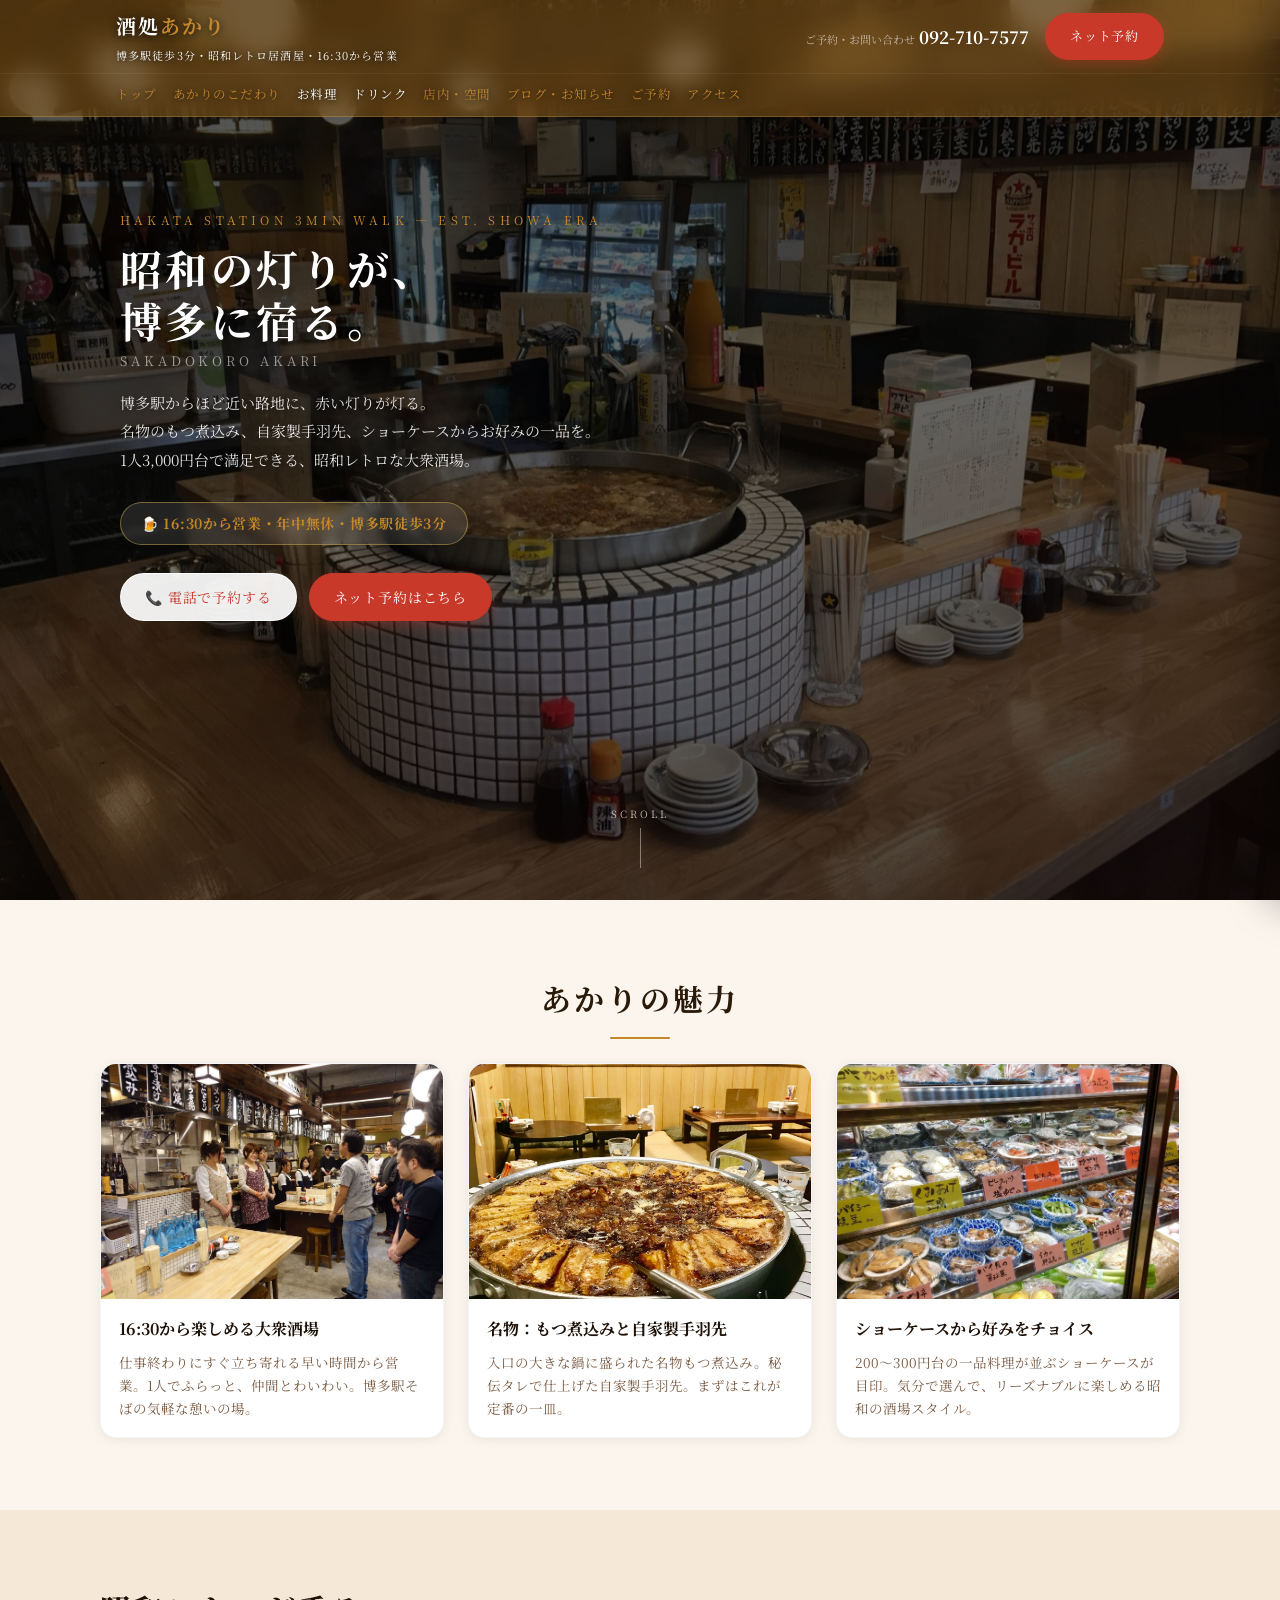
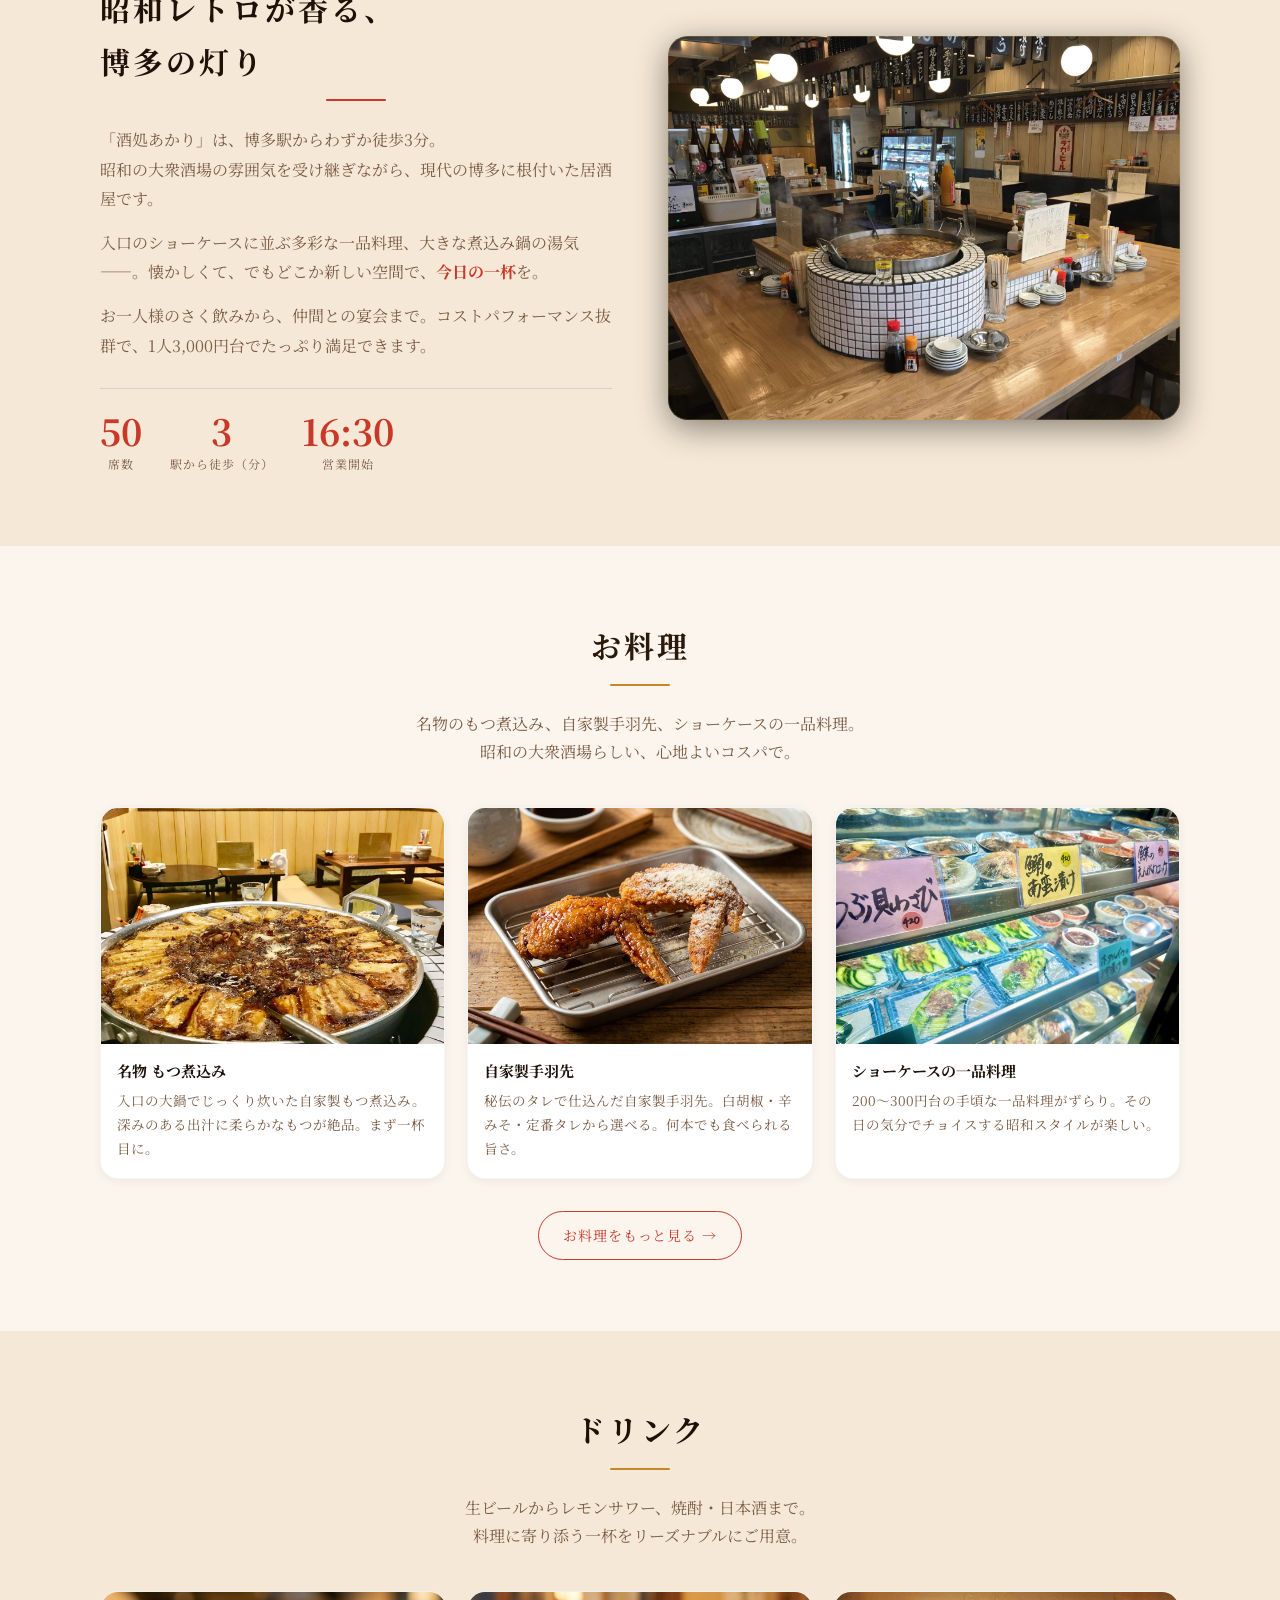
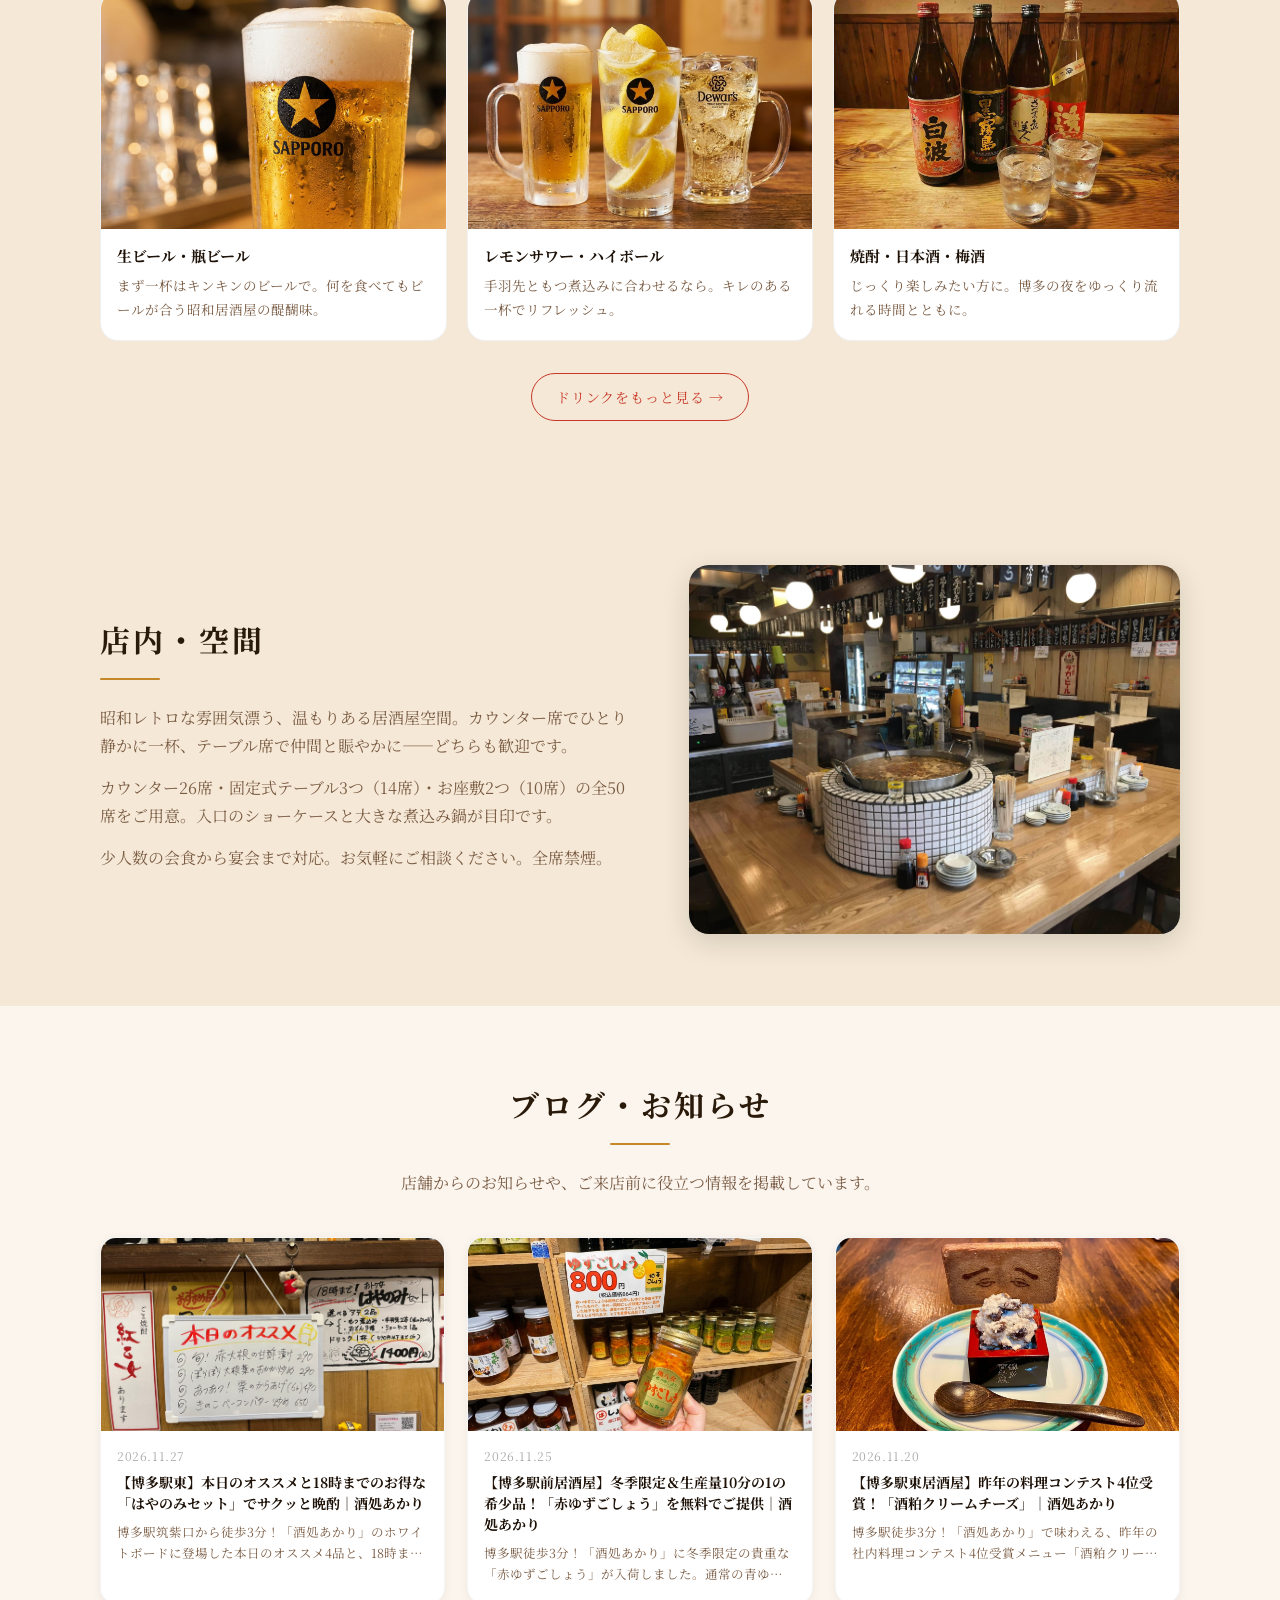
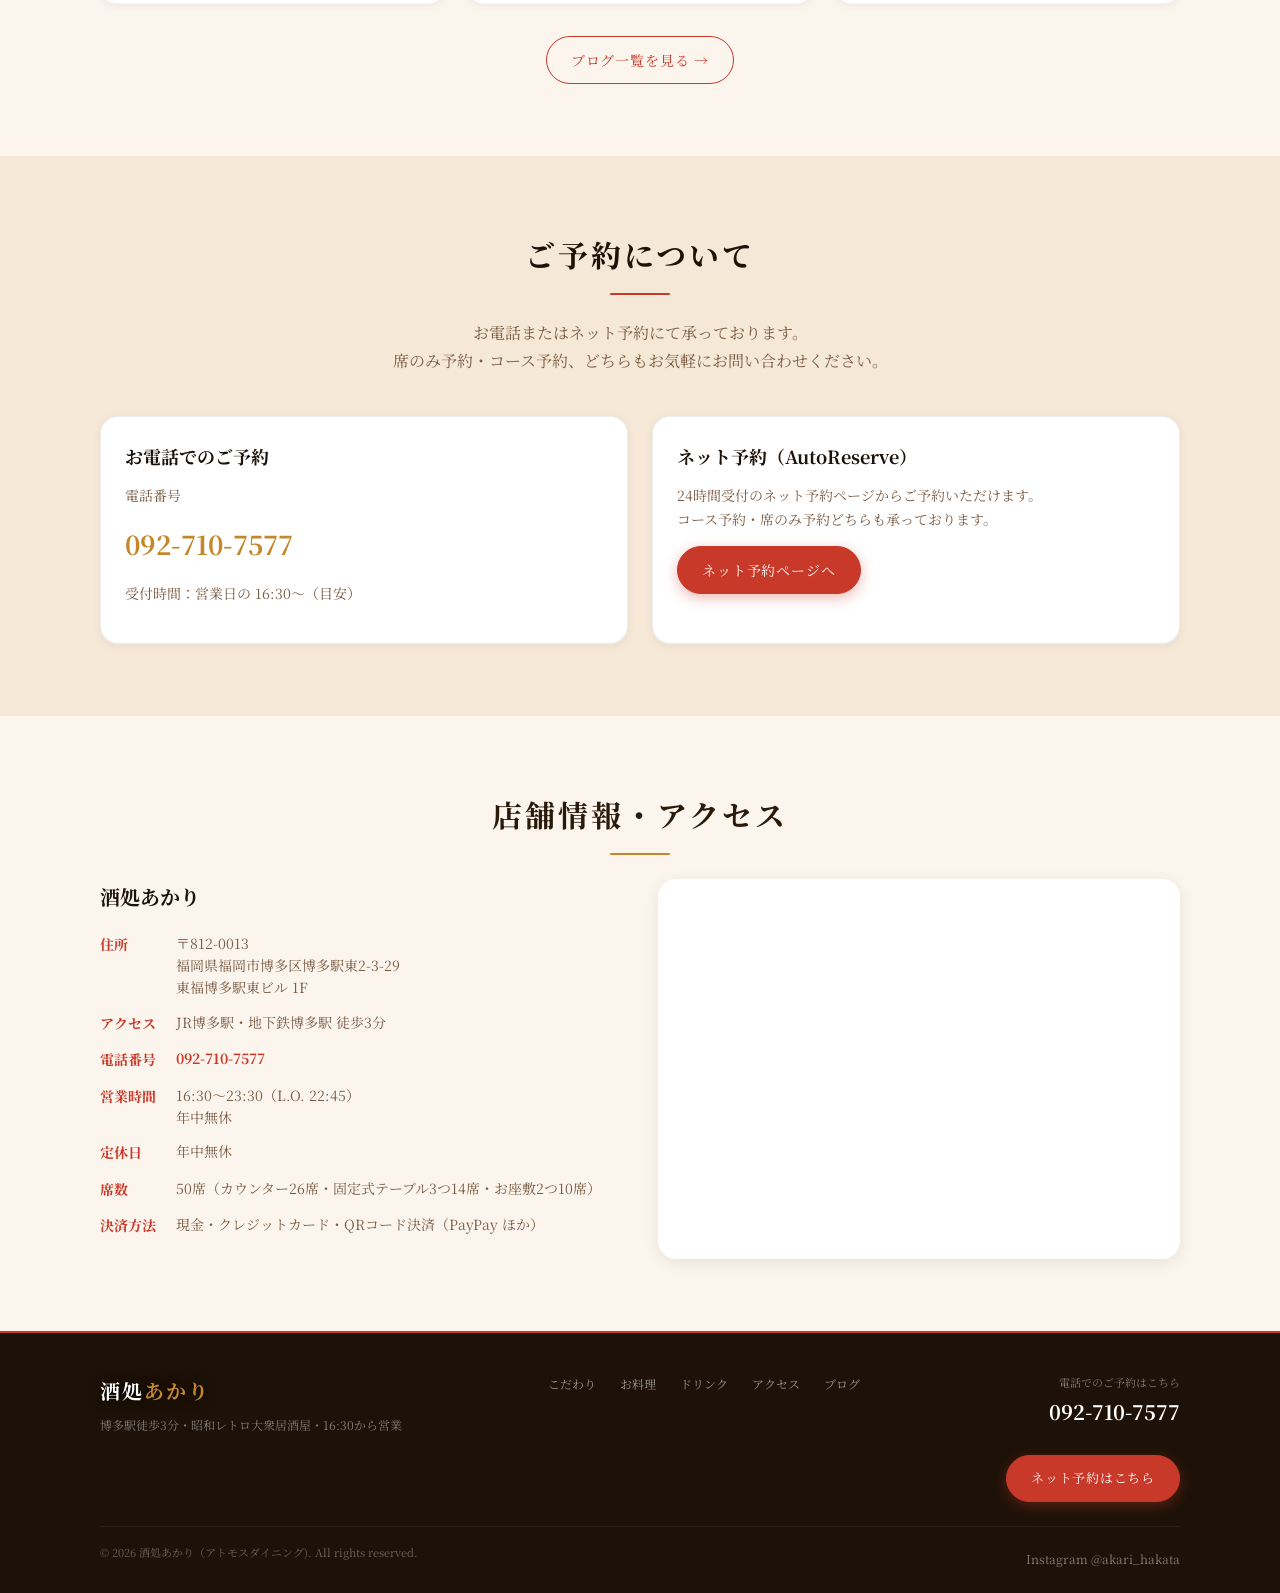
<file: index.html>
<!DOCTYPE html>
<html lang="ja">
<head>
<!-- Google tag (gtag.js) -->
<script async src="https://www.googletagmanager.com/gtag/js?id=G-3RQDKX6XT9"></script>
<script>
  window.dataLayer = window.dataLayer || [];
  function gtag(){dataLayer.push(arguments);}
  gtag('js', new Date());
  gtag('config', 'G-3RQDKX6XT9');
</script>
<meta charset="UTF-8">
<title>【公式】酒処あかり｜博多駅徒歩3分・昭和レトロ居酒屋・16:30から営業</title>
<meta name="viewport" content="width=device-width, initial-scale=1">
<meta name="description" content="博多駅徒歩3分の昭和レトロ大衆居酒屋。名物のもつ煮込み・自家製手羽先。ショーケースから好みをチョイス。1人3,000円台で満足できるコスパ抜群の酒場。16:30から営業。">
<link rel="icon" href="./favicon.ico">

<!-- Google Fonts -->
<link rel="preconnect" href="https://fonts.googleapis.com">
<link rel="preconnect" href="https://fonts.gstatic.com" crossorigin>
<link href="https://fonts.googleapis.com/css2?family=Noto+Serif+JP:wght@400;500;700&display=swap" rel="stylesheet">

<link rel="stylesheet" href="./style.css">

<!-- OGP -->
<meta property="og:type" content="website">
<meta property="og:site_name" content="酒処あかり">
<meta property="og:title" content="【公式】酒処あかり｜博多駅徒歩3分・昭和レトロ居酒屋・16:30から営業">
<meta property="og:description" content="博多駅徒歩3分の昭和レトロ大衆居酒屋。名物のもつ煮込み・自家製手羽先。ショーケースから好みをチョイス。16:30から営業。">
<meta property="og:url" content="https://sakedokoro-akari.com/">
<meta property="og:image" content="https://sakedokoro-akari.com/images/hero-akari-1.jpg">
<meta property="og:image:width" content="1200">
<meta property="og:image:height" content="630">
<meta name="twitter:card" content="summary_large_image">
<link rel="canonical" href="https://sakedokoro-akari.com/">

<!-- 構造化データ：Restaurant -->
<script type="application/ld+json">
{
  "@context": "https://schema.org",
  "@type": "Restaurant",
  "name": "酒処あかり",
  "image": "https://sakedokoro-akari.com/images/hero-akari-1.jpg",
  "url": "https://sakedokoro-akari.com/",
  "telephone": "092-710-7577",
  "servesCuisine": ["居酒屋","もつ鍋","鳥料理","大衆酒場"],
  "priceRange": "￥￥",
  "hasMenu": "https://sakedokoro-akari.com/menu.html",
  "reservationUrl": "https://autoreserve.com/ja/restaurants/1aZGQtyvpTCGUdTrM6zT",
  "acceptsReservations": true,
  "currenciesAccepted": "JPY",
  "paymentAccepted": "現金, クレジットカード, QRコード決済",
  "publicAccess": true,
  "smokingAllowed": false,
  "hasMap": "https://maps.google.com/maps?q=福岡市博多区博多駅東2-3-29",
  "sameAs": ["https://www.instagram.com/akari_hakata/"],
  "address": {
    "@type": "PostalAddress",
    "streetAddress": "博多駅東2-3-29 東福博多駅東ビル1F",
    "addressLocality": "福岡市博多区",
    "addressRegion": "福岡県",
    "postalCode": "812-0013",
    "addressCountry": "JP"
  },
  "geo": {
    "@type": "GeoCoordinates",
    "latitude": 33.5889333,
    "longitude": 130.4239982
  },
  "openingHoursSpecification": [
    {
      "@type": "OpeningHoursSpecification",
      "dayOfWeek": ["Monday","Tuesday","Wednesday","Thursday","Friday","Saturday","Sunday"],
      "opens": "16:30",
      "closes": "23:30"
    },
    {
      "@type": "OpeningHoursSpecification",
      "dayOfWeek": [],
      "opens": "16:30",
      "closes": "23:30"
    }
  ]
}
</script>

<!-- 構造化データ：FAQ（AEO対策） -->
<script type="application/ld+json">
{
  "@context": "https://schema.org",
  "@type": "FAQPage",
  "mainEntity": [
    {
      "@type": "Question",
      "name": "酒処あかりの営業時間は？",
      "acceptedAnswer": {
        "@type": "Answer",
        "text": "16:30〜23:30（L.O. 22:45）です。年中無休で営業しています。"
      }
    },
    {
      "@type": "Question",
      "name": "酒処あかりはどこにありますか？",
      "acceptedAnswer": {
        "@type": "Answer",
        "text": "福岡県福岡市博多区博多駅東2-3-29 東福博多駅東ビル1Fにあります。JR博多駅・地下鉄博多駅から徒歩3分です。"
      }
    },
    {
      "@type": "Question",
      "name": "酒処あかりの予約はできますか？",
      "acceptedAnswer": {
        "@type": "Answer",
        "text": "はい、AutoReserve（https://autoreserve.com/ja/restaurants/1aZGQtyvpTCGUdTrM6zT）またはお電話（092-710-7577）にてご予約いただけます。"
      }
    },
    {
      "@type": "Question",
      "name": "酒処あかりの定休日はありますか？",
      "acceptedAnswer": {
        "@type": "Answer",
        "text": "年中無休で営業しています。"
      }
    },
    {
      "@type": "Question",
      "name": "酒処あかりの駐車場はありますか？",
      "acceptedAnswer": {
        "@type": "Answer",
        "text": "専用駐車場のご用意はございません。近隣のコインパーキングをご利用ください。博多駅すぐそばのためアクセスは大変便利です。"
      }
    },
    {
      "@type": "Question",
      "name": "酒処あかりの名物料理は何ですか？",
      "acceptedAnswer": {
        "@type": "Answer",
        "text": "もつ煮込みと自家製手羽先が名物です。また、入口のショーケースに200〜300円の一品料理が豊富に並んでいるのも特徴です。"
      }
    },
    {
      "@type": "Question",
      "name": "酒処あかりの支払い方法は？",
      "acceptedAnswer": {
        "@type": "Answer",
        "text": "現金・クレジットカード・QRコード決済（PayPayほか）に対応しています。"
      }
    },
    {
      "@type": "Question",
      "name": "酒処あかりの席数は？",
      "acceptedAnswer": {
        "@type": "Answer",
        "text": "カウンター26席・固定式テーブル3つ（14席）・お座敷2つ（10席）の合計50席です。"
      }
    }
  ]
}
</script>
<script src="vendor/blog-security.js"></script>
</head>

<body class="is-home" data-page="home">

<!-- ページローダー -->
<div id="page-loader">
  <div class="loader-inner">
    <div class="loader-logo">酒処<span>あかり</span></div>
    <div class="loader-bar-wrap">
      <div class="loader-bar"></div>
    </div>
  </div>
</div>

<div id="top"></div>

<!-- ★ 共通ヘッダー差し込み先 -->
<div id="shared-header"></div>

<main id="main">

  <!-- メインビジュアル -->
  <section class="hero">
    <div class="hero-slides" aria-hidden="true">
      <div class="hero-slide hero-slide-1 is-active"></div>
      <div class="hero-slide hero-slide-2"></div>
      <div class="hero-slide hero-slide-3"></div>
    </div>

    <div class="hero-inner">
      <p class="hero-eyebrow">Hakata Station 3min walk — Est. Showa Era</p>

      <h1 class="hero-title">
        昭和の灯りが、<br>博多に宿る。
        <span class="hero-en">SAKADOKORO AKARI</span>
      </h1>

      <p class="hero-lead">
        博多駅からほど近い路地に、赤い灯りが灯る。<br>
        名物のもつ煮込み、自家製手羽先、ショーケースからお好みの一品を。<br>
        1人3,000円台で満足できる、昭和レトロな大衆酒場。
      </p>

      <p class="hero-badge">
        🍺 16:30から営業・年中無休・博多駅徒歩3分
      </p>

      <div class="hero-actions">
        <a href="tel:0927107577" class="btn-secondary">
          📞 電話で予約する
        </a>
        <a href="https://autoreserve.com/ja/restaurants/1aZGQtyvpTCGUdTrM6zT"
          target="_blank" rel="noopener" class="btn-primary">
          ネット予約はこちら
        </a>
      </div>
    </div>

    <a href="#topics" class="scroll-indicator" aria-label="次のセクションへスクロール">
      <span class="scroll-indicator__text">SCROLL</span>
      <span class="scroll-indicator__line"></span>
    </a>
  </section>

  <!-- トピックス -->
  <section id="topics" class="section topics">
    <div class="section-inner">
      <h2 class="section-title">あかりの魅力</h2>
      <div class="topics-grid">
        <article class="topic-card reveal-item">
          <div class="topic-image topic-image-1"></div>
          <div class="topic-card-body">
            <h3>16:30から楽しめる大衆酒場</h3>
            <p>仕事終わりにすぐ立ち寄れる早い時間から営業。1人でふらっと、仲間とわいわい。博多駅そばの気軽な憩いの場。</p>
          </div>
        </article>
        <article class="topic-card reveal-item">
          <div class="topic-image topic-image-2"></div>
          <div class="topic-card-body">
            <h3>名物：もつ煮込みと自家製手羽先</h3>
            <p>入口の大きな鍋に盛られた名物もつ煮込み。秘伝タレで仕上げた自家製手羽先。まずはこれが定番の一皿。</p>
          </div>
        </article>
        <article class="topic-card reveal-item">
          <div class="topic-image topic-image-3"></div>
          <div class="topic-card-body">
            <h3>ショーケースから好みをチョイス</h3>
            <p>200〜300円台の一品料理が並ぶショーケースが目印。気分で選んで、リーズナブルに楽しめる昭和の酒場スタイル。</p>
          </div>
        </article>
      </div>
    </div>
  </section>

  <!-- コンセプト -->
  <section id="concept" class="section concept">
    <div class="section-inner concept-inner">
      <div class="concept-text">
        <h2 class="section-title" style="text-align:left;">昭和レトロが香る、<br>博多の灯り</h2>
        <p>「酒処あかり」は、博多駅からわずか徒歩3分。<br>昭和の大衆酒場の雰囲気を受け継ぎながら、現代の博多に根付いた居酒屋です。</p>
        <p>入口のショーケースに並ぶ多彩な一品料理、大きな煮込み鍋の湯気——。懐かしくて、でもどこか新しい空間で、<span class="text-accent">今日の一杯</span>を。</p>
        <p>お一人様のさく飲みから、仲間との宴会まで。コストパフォーマンス抜群で、1人3,000円台でたっぷり満足できます。</p>

        <div class="concept-stats">
          <div class="stat-item">
            <span class="stat-number js-counter" data-target="50">50</span>
            <span class="stat-label">席数</span>
          </div>
          <div class="stat-item">
            <span class="stat-number js-counter" data-target="3">3</span>
            <span class="stat-label">駅から徒歩（分）</span>
          </div>
          <div class="stat-item">
            <span class="stat-number">16:30</span>
            <span class="stat-label">営業開始</span>
          </div>
        </div>
      </div>
      <div class="concept-image concept-main-image"></div>
    </div>
  </section>

  <!-- お料理 -->
  <section id="menu" class="section menu">
    <div class="section-inner">
      <h2 class="section-title">お料理</h2>
      <p class="section-lead">
        名物のもつ煮込み、自家製手羽先、ショーケースの一品料理。<br>
        昭和の大衆酒場らしい、心地よいコスパで。
      </p>

      <div class="menu-grid">
        <article class="menu-card reveal-item">
          <div class="menu-image menu-image-1"></div>
          <h3>名物 もつ煮込み</h3>
          <p>入口の大鍋でじっくり炊いた自家製もつ煮込み。深みのある出汁に柔らかなもつが絶品。まず一杯目に。</p>
        </article>
        <article class="menu-card reveal-item">
          <div class="menu-image menu-image-2"></div>
          <h3>自家製手羽先</h3>
          <p>秘伝のタレで仕込んだ自家製手羽先。白胡椒・辛みそ・定番タレから選べる。何本でも食べられる旨さ。</p>
        </article>
        <article class="menu-card reveal-item">
          <div class="menu-image menu-image-3"></div>
          <h3>ショーケースの一品料理</h3>
          <p>200〜300円台の手頃な一品料理がずらり。その日の気分でチョイスする昭和スタイルが楽しい。</p>
        </article>
      </div>

      <div class="more-link">
        <a href="/menu.html" class="btn-secondary">お料理をもっと見る →</a>
      </div>
    </div>
  </section>

  <!-- ドリンク -->
  <section id="drink" class="section drink">
    <div class="section-inner">
      <h2 class="section-title">ドリンク</h2>
      <p class="section-lead">
        生ビールからレモンサワー、焼酎・日本酒まで。<br>
        料理に寄り添う一杯をリーズナブルにご用意。
      </p>

      <div class="drink-grid">
        <article class="drink-card reveal-item">
          <div class="drink-image drink-image-1"></div>
          <h3>生ビール・瓶ビール</h3>
          <p>まず一杯はキンキンのビールで。何を食べてもビールが合う昭和居酒屋の醍醐味。</p>
        </article>
        <article class="drink-card reveal-item">
          <div class="drink-image drink-image-2"></div>
          <h3>レモンサワー・ハイボール</h3>
          <p>手羽先ともつ煮込みに合わせるなら。キレのある一杯でリフレッシュ。</p>
        </article>
        <article class="drink-card reveal-item">
          <div class="drink-image drink-image-3"></div>
          <h3>焼酎・日本酒・梅酒</h3>
          <p>じっくり楽しみたい方に。博多の夜をゆっくり流れる時間とともに。</p>
        </article>
      </div>

      <div class="more-link">
        <a href="/drink.html" class="btn-secondary">ドリンクをもっと見る →</a>
      </div>
    </div>
  </section>

  <!-- 店内・空間 -->
  <section id="space" class="section space">
    <div class="section-inner space-inner">
      <div class="space-text">
        <h2 class="section-title">店内・空間</h2>
        <p>昭和レトロな雰囲気漂う、温もりある居酒屋空間。カウンター席でひとり静かに一杯、テーブル席で仲間と賑やかに——どちらも歓迎です。</p>
        <p>カウンター26席・固定式テーブル3つ（14席）・お座敷2つ（10席）の全50席をご用意。入口のショーケースと大きな煮込み鍋が目印です。</p>
        <p>少人数の会食から宴会まで対応。お気軽にご相談ください。全席禁煙。</p>
      </div>
      <div class="space-image space-main-image"></div>
    </div>
  </section>

  <!-- ブログ・お知らせ -->
  <section id="blog" class="section blog">
    <div class="section-inner">
      <h2 class="section-title">ブログ・お知らせ</h2>
      <p class="section-lead">店舗からのお知らせや、ご来店前に役立つ情報を掲載しています。</p>

      <div class="blog-grid" id="blog-latest-grid">
        <article class="blog-card">
          <a href="/blog/">
            <div class="blog-body">
              <h3 class="blog-title">ブログ一覧を見る</h3>
              <p class="blog-excerpt">最新情報やおすすめ記事を掲載しています。</p>
            </div>
          </a>
        </article>
      </div>

      <div class="more-link">
        <a href="/blog/" class="btn-secondary">ブログ一覧を見る →</a>
      </div>
    </div>
  </section>

  <!-- ★ 共通フッター差し込み先 -->
  <div id="shared-bottom"></div>

  <!-- ページトップ -->
  <a href="#top" class="page-top" aria-label="ページの先頭へ戻る">＾</a>

</main>

<script src="./common.js"></script>
<script>
/* ヒーロー スライドショー（Ken Burns付き） */
(function () {
  const slides = document.querySelectorAll('.hero-slide');
  if (slides.length < 2) return;
  let current = 0;
  setInterval(function () {
    var prev = slides[current];
    /* アニメーション途中の transform を読み取ってスナップを防ぐ */
    var currentTransform = window.getComputedStyle(prev).transform;
    prev.style.transform = currentTransform;
    prev.classList.remove('is-active');
    setTimeout(function () { prev.style.transform = ''; }, 2000);

    current = (current + 1) % slides.length;
    slides[current].classList.add('is-active');
  }, 5000);
})();

/* トップ：ブログ最新3件を自動表示 */
(function () {
  const grid = document.getElementById('blog-latest-grid');
  if (!grid) return;

  function esc(s) {
    return String(s ?? '').replaceAll('&','&amp;').replaceAll('<','&lt;')
      .replaceAll('>','&gt;').replaceAll('"','&quot;').replaceAll("'","&#39;");
  }
  function fmtDate(d) {
    const m = String(d || '').match(/^(\d{4})-(\d{2})-(\d{2})$/);
    return m ? `${m[1]}.${m[2]}.${m[3]}` : esc(d || '');
  }

  fetch('./blog/posts.json', { cache: 'no-store' })
    .then(r => { if (!r.ok) throw new Error(); return r.json(); })
    .then(data => {
      const posts = data.posts ?? data;
      if (!Array.isArray(posts)) throw new Error();
      posts.sort((a, b) => String(b.date || '').localeCompare(String(a.date || '')));
      const top3 = posts.slice(0, 3);
      grid.innerHTML = '';
      top3.forEach(p => {
        const imgRaw = p.thumbnail || p.image || '';
        const img = imgRaw ? imgRaw.replace(/^\.\.\//, '') : '';
        const bg  = img ? `background-image:url('${esc(BlogSecurity.imageURL(img))}');` : '';
        const el  = document.createElement('article');
        el.className = 'blog-card';
        el.innerHTML = `
          <a href="/blog/posts/post.html?slug=${encodeURIComponent(p.slug)}">
            <div class="blog-image" style="${bg}"></div>
            <div class="blog-body">
              <time class="blog-date" datetime="${esc(p.date)}">${fmtDate(p.date)}</time>
              <h3 class="blog-title">${esc(p.title)}</h3>
              <p class="blog-excerpt">${esc(p.excerpt)}</p>
            </div>
          </a>`;
        grid.appendChild(el);
      });
    })
    .catch(() => {
      grid.innerHTML = `
        <article class="blog-card">
          <a href="/blog/">
            <div class="blog-body">
              <h3 class="blog-title">ブログ一覧を見る</h3>
              <p class="blog-excerpt">最新情報やおすすめ記事を掲載しています。</p>
            </div>
          </a>
        </article>`;
    });
})();
</script>

</body>
</html>
</file>
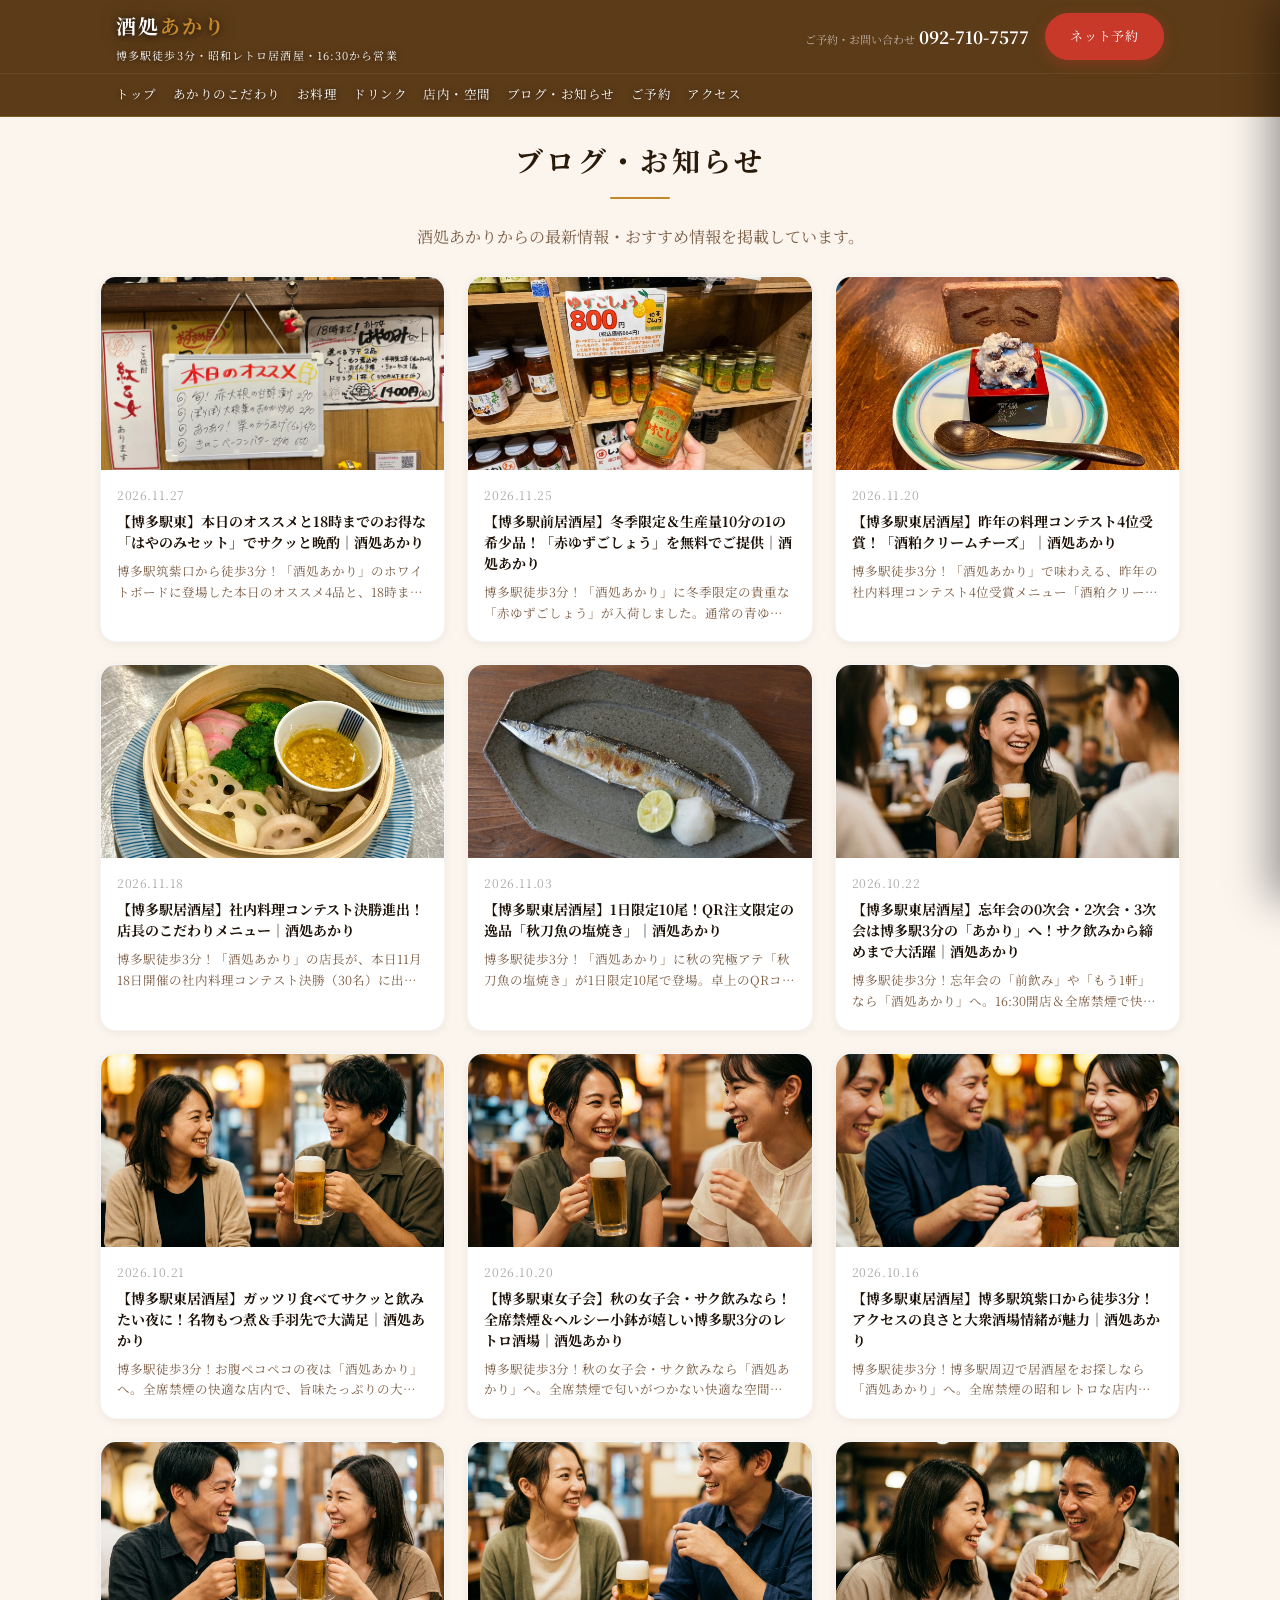
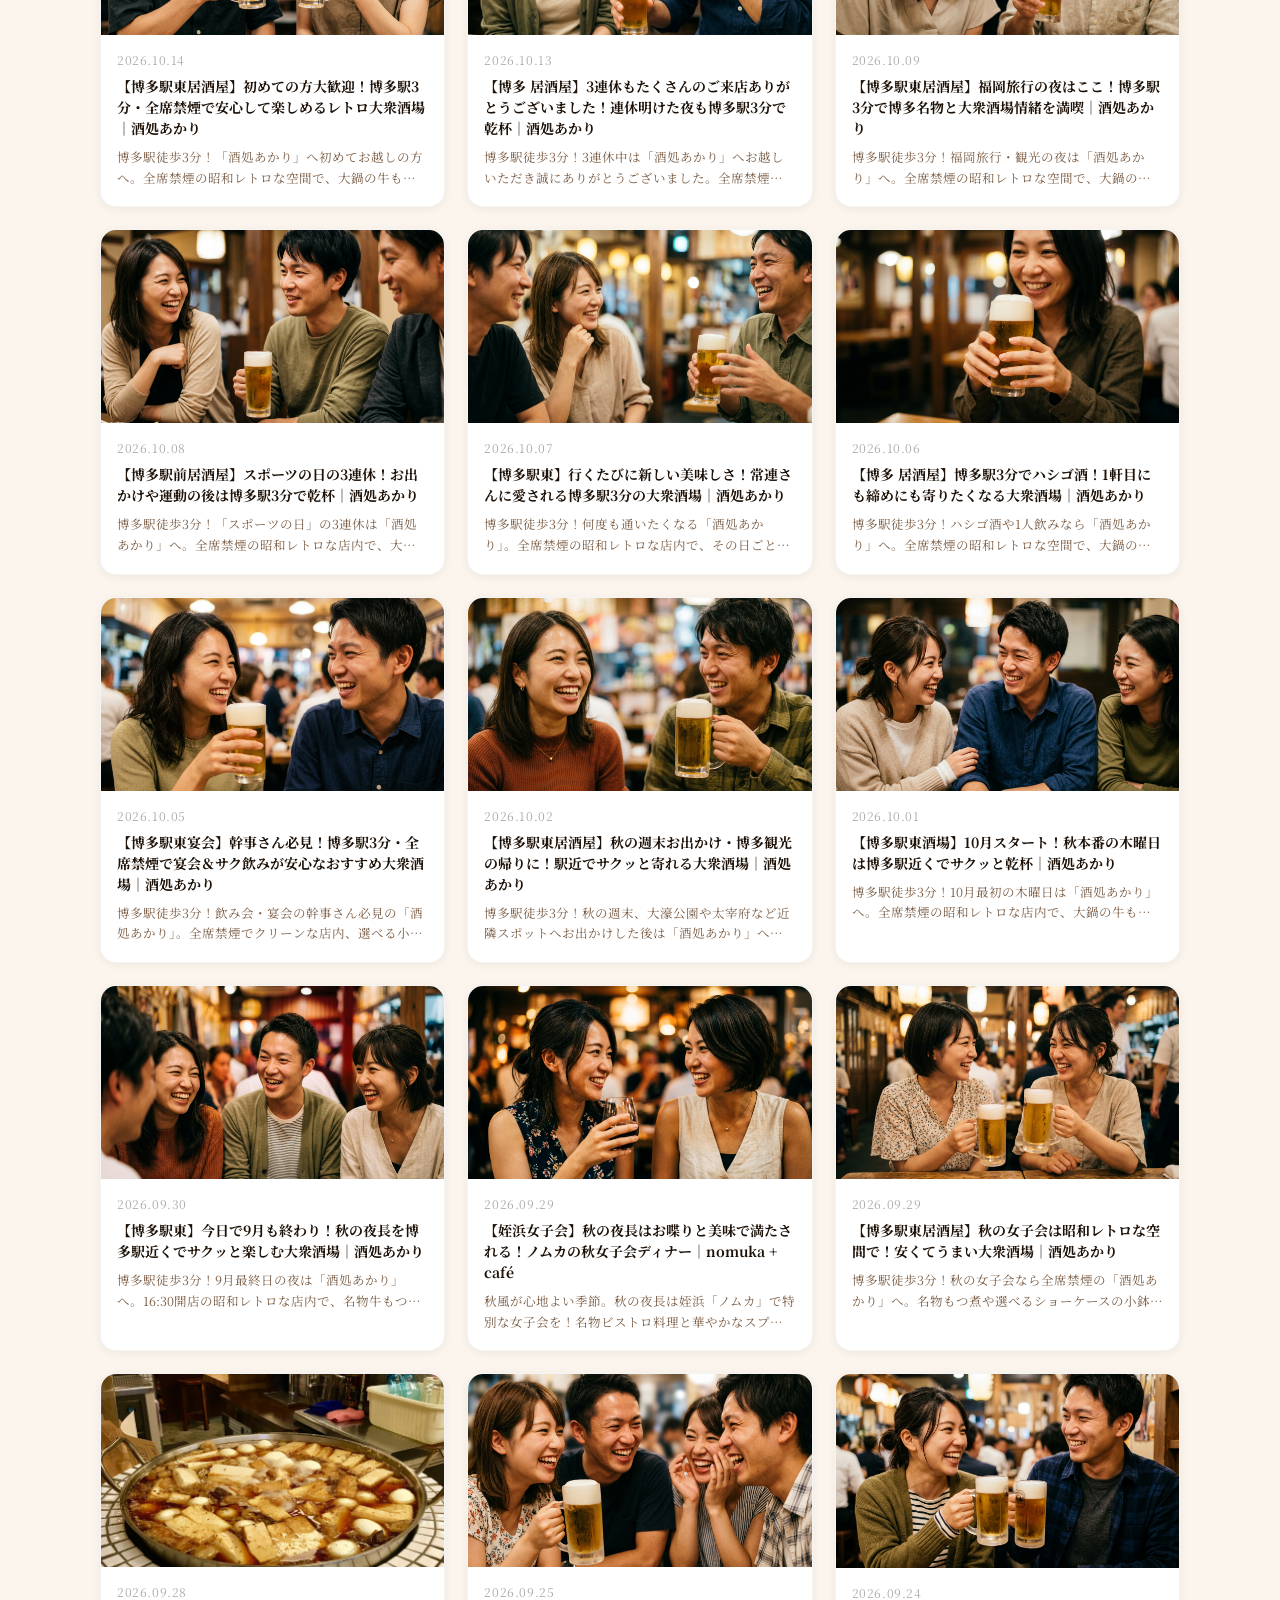
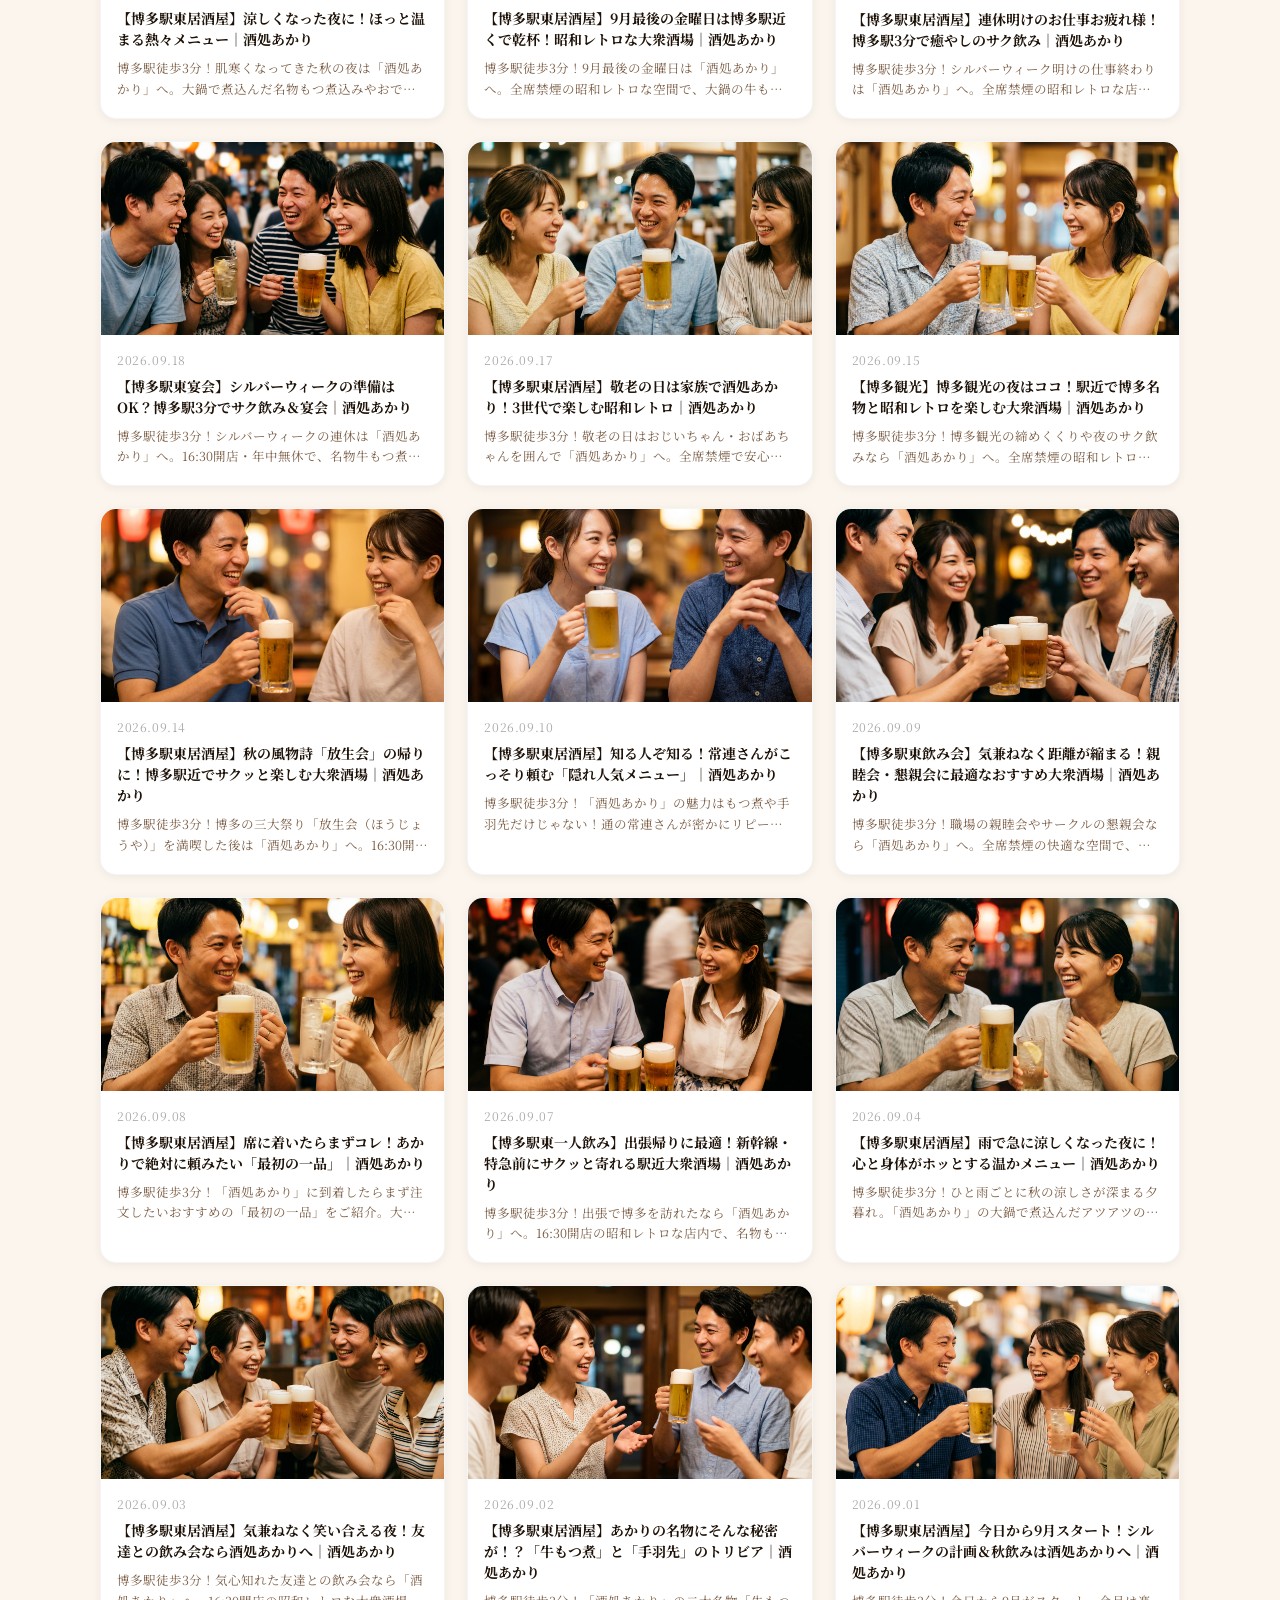
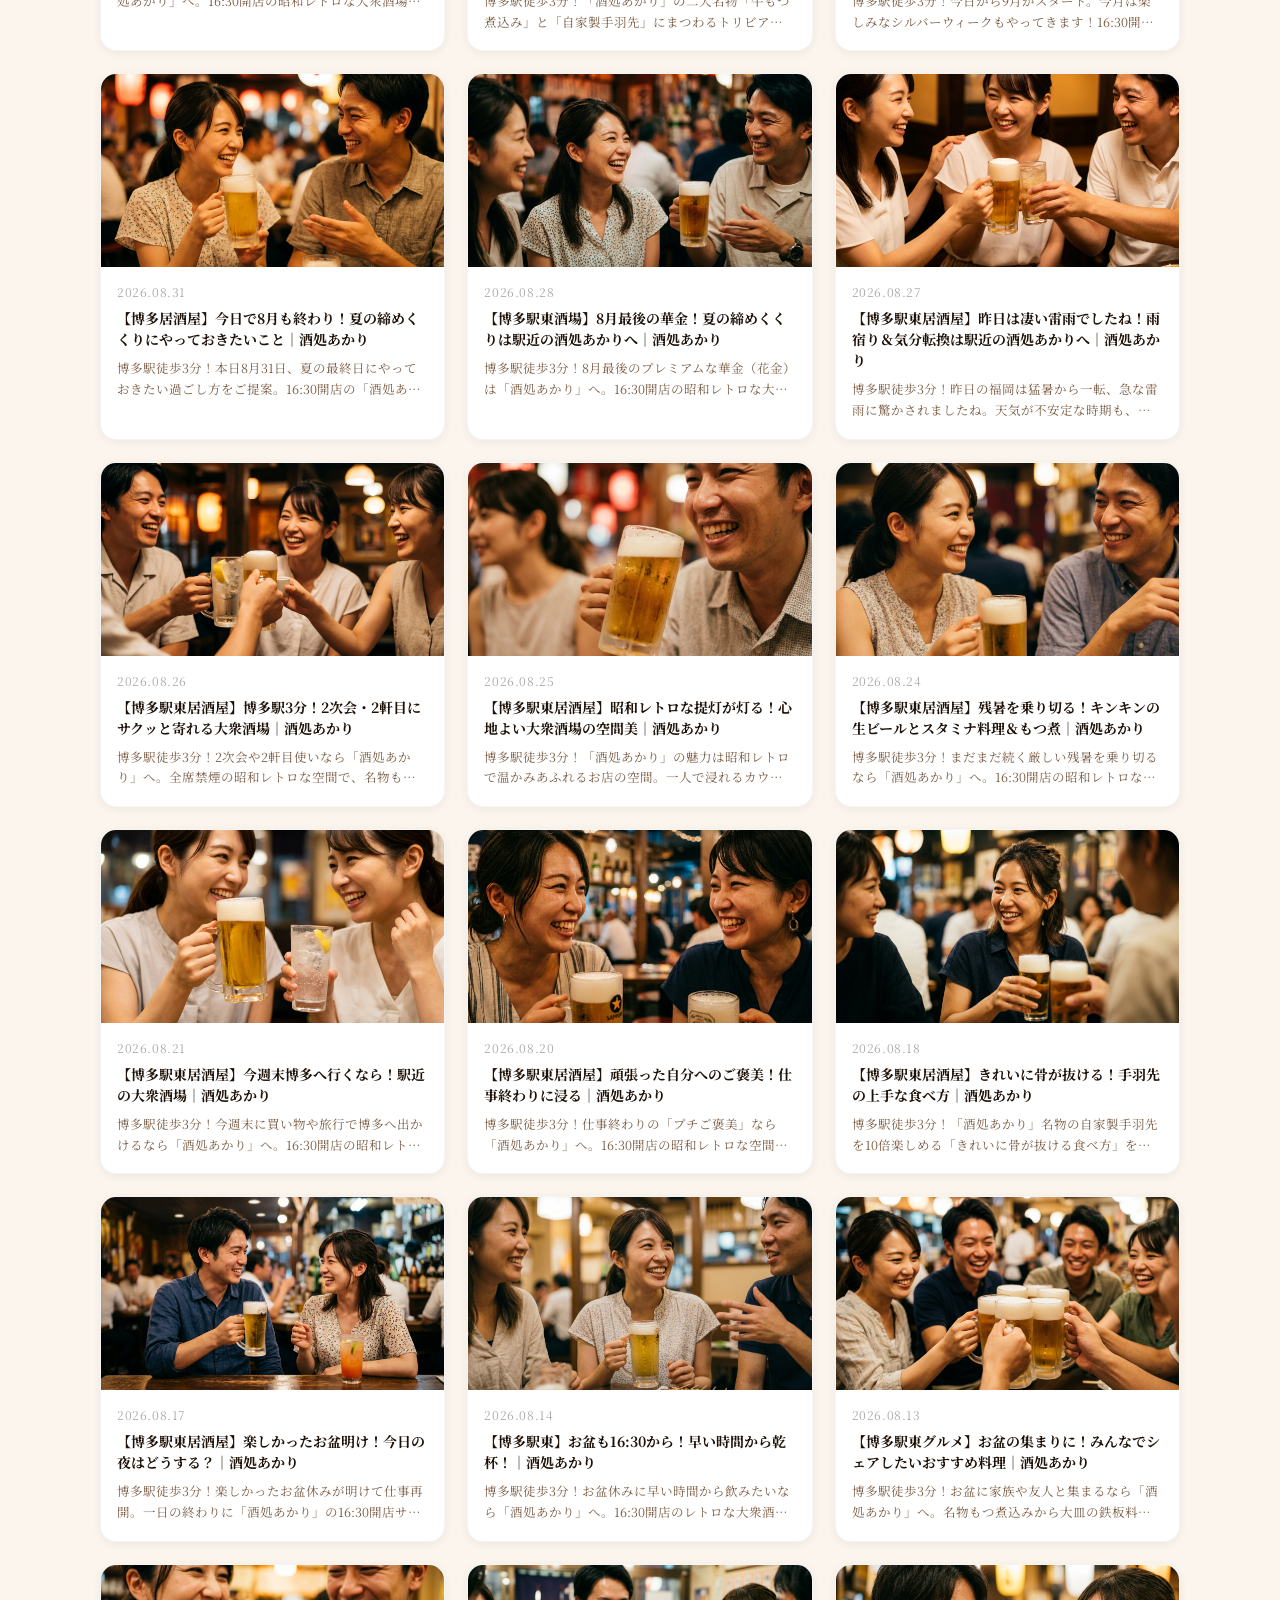
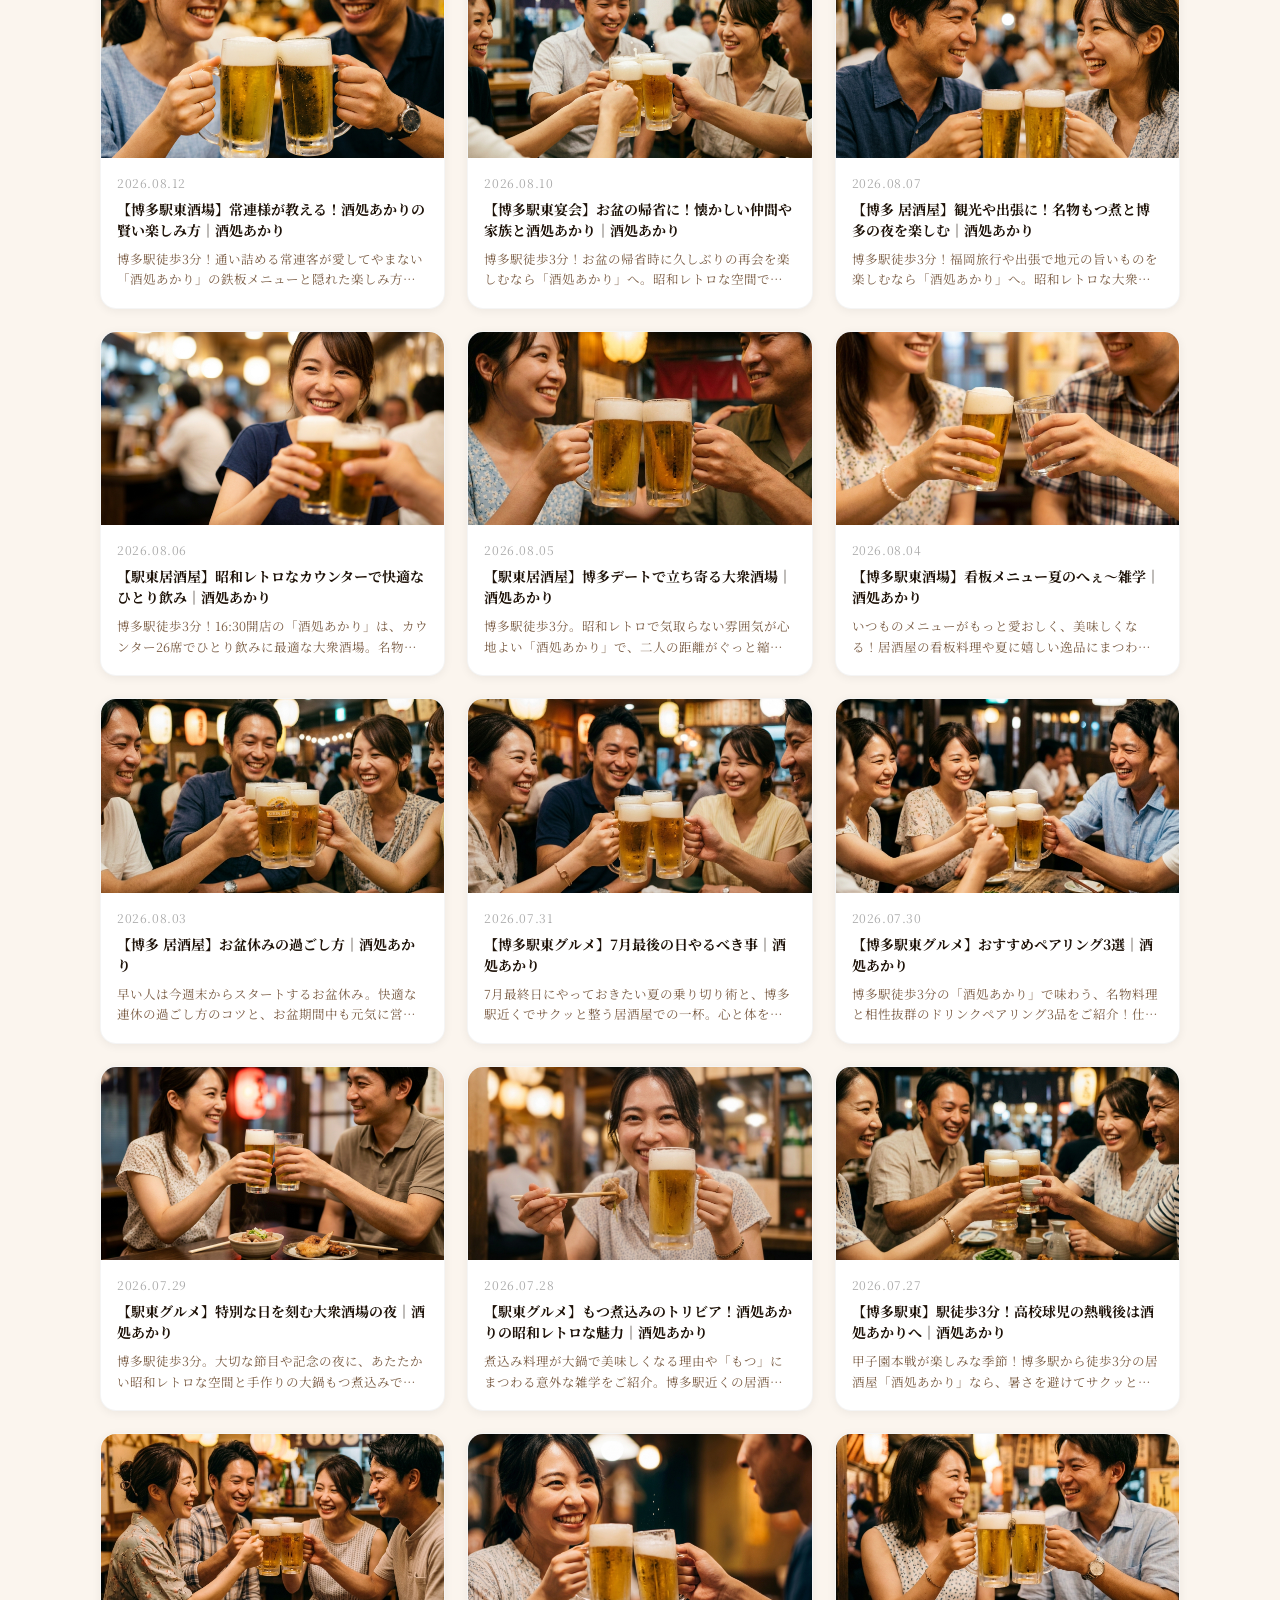
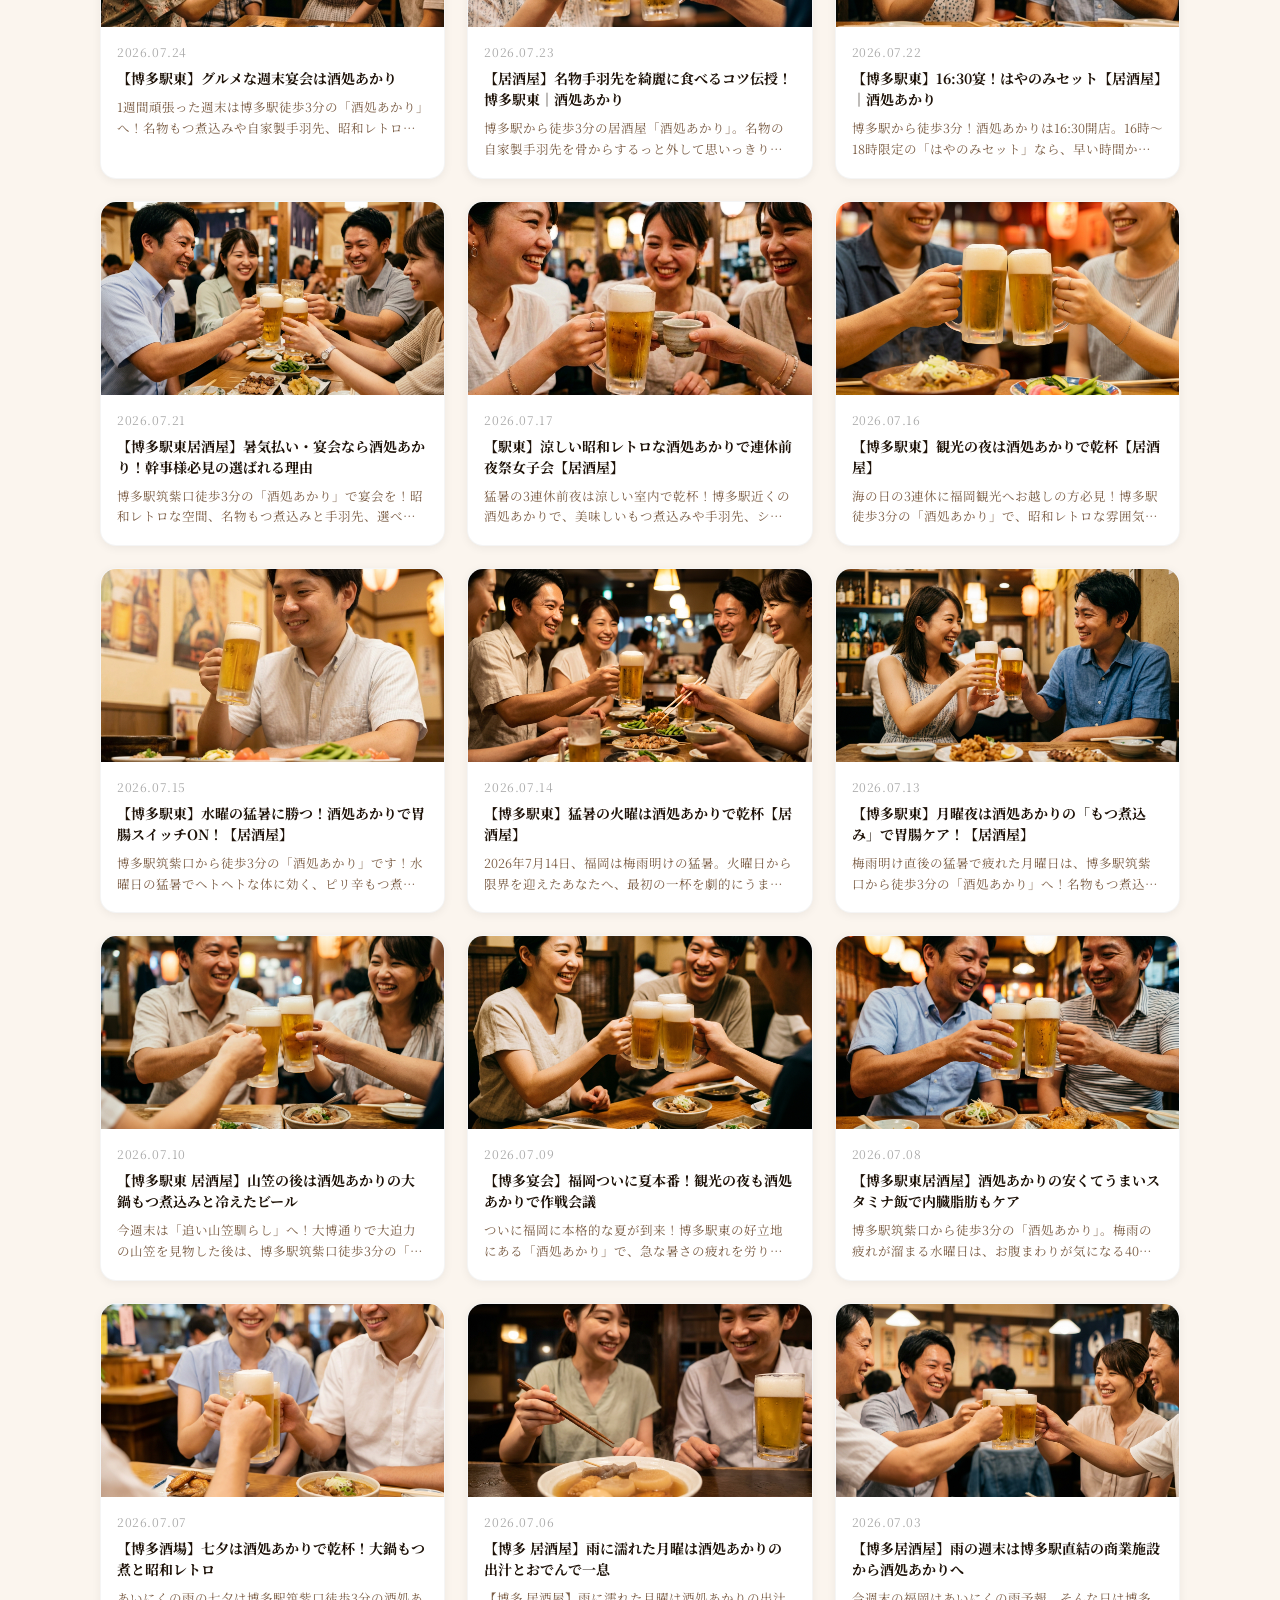
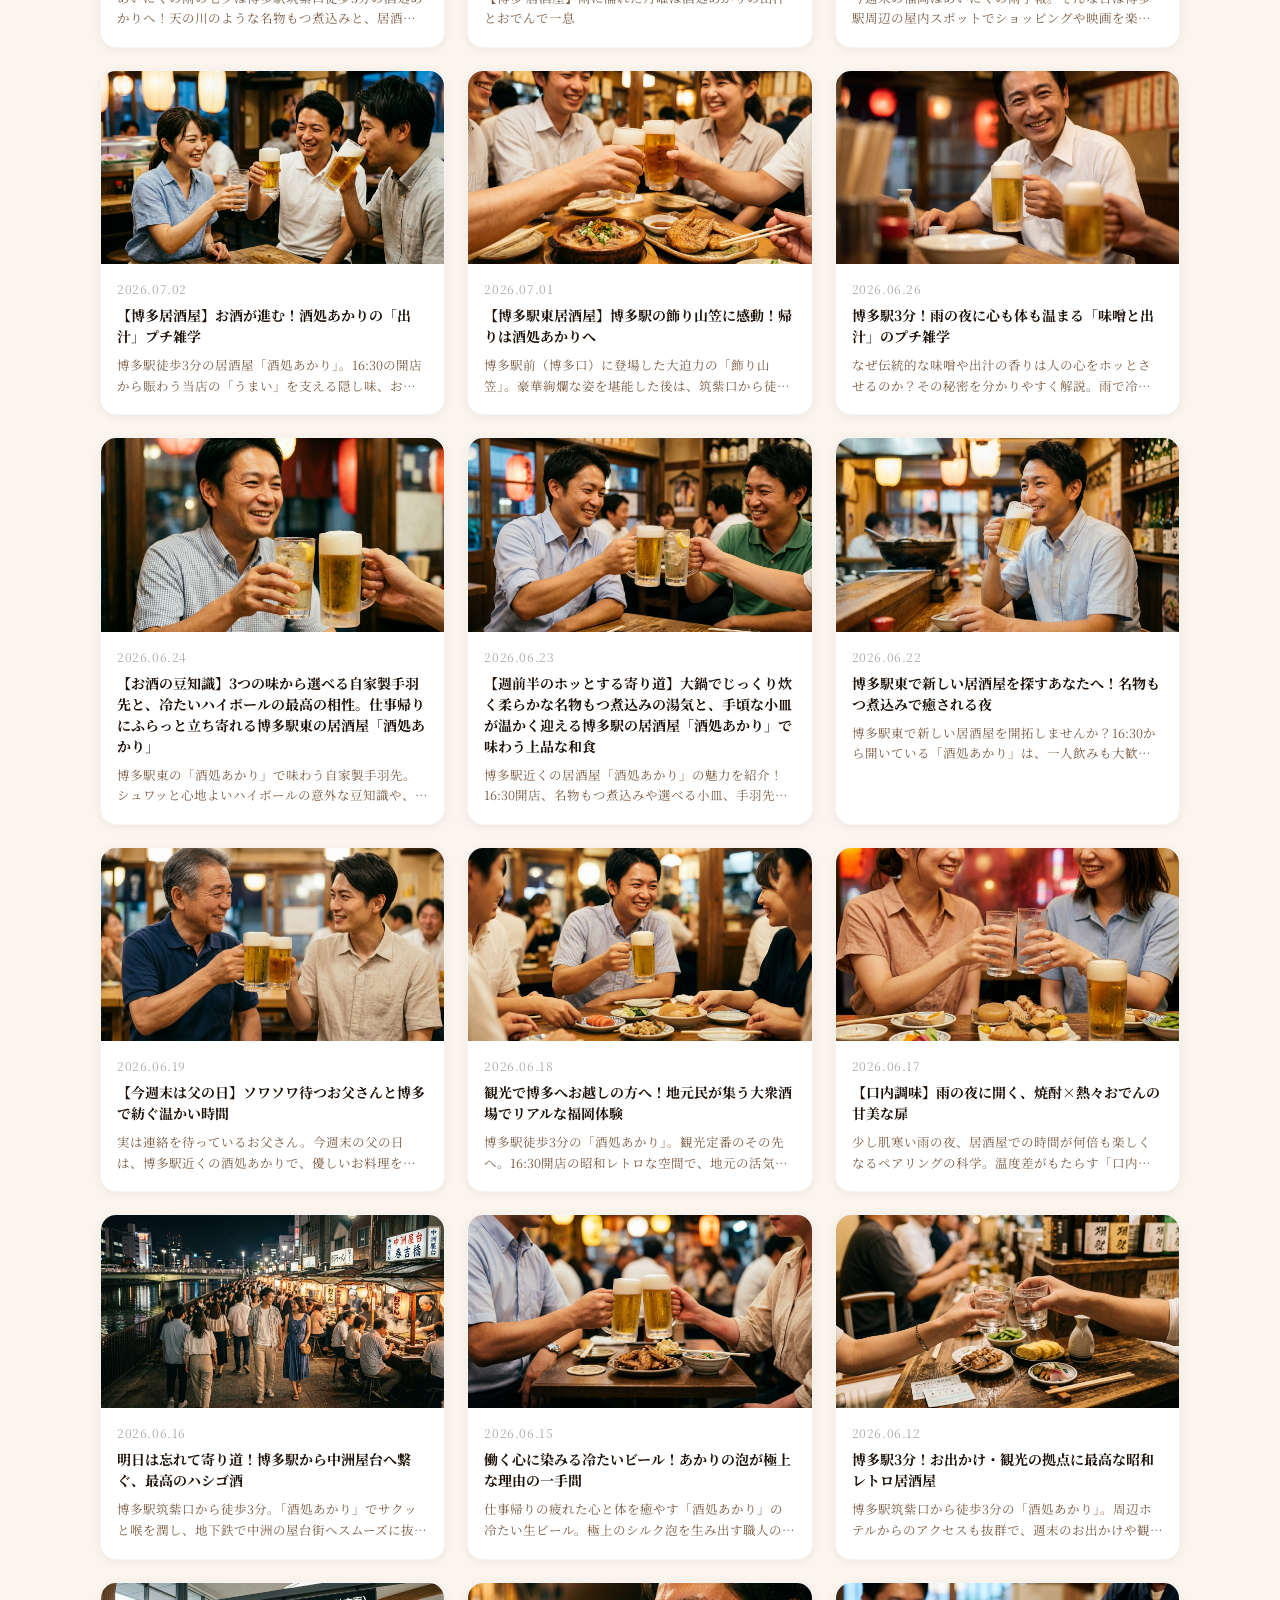
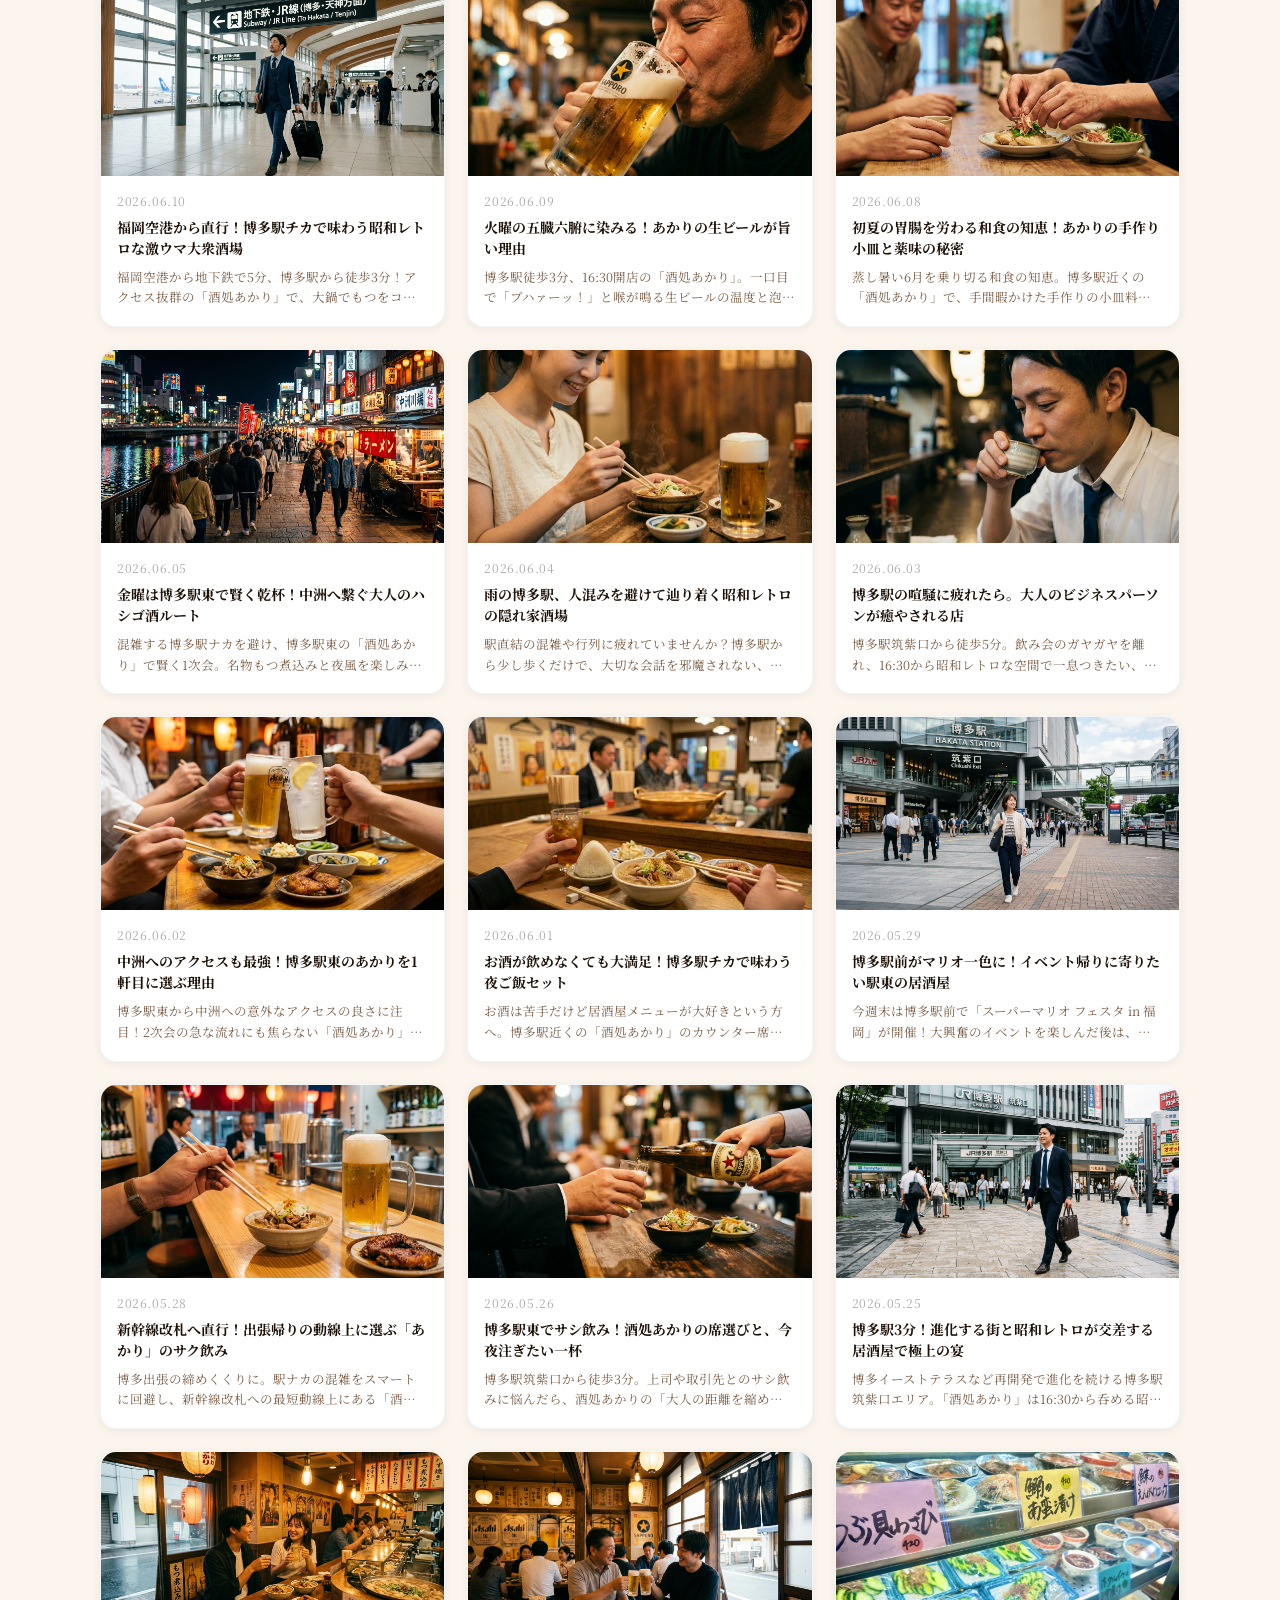
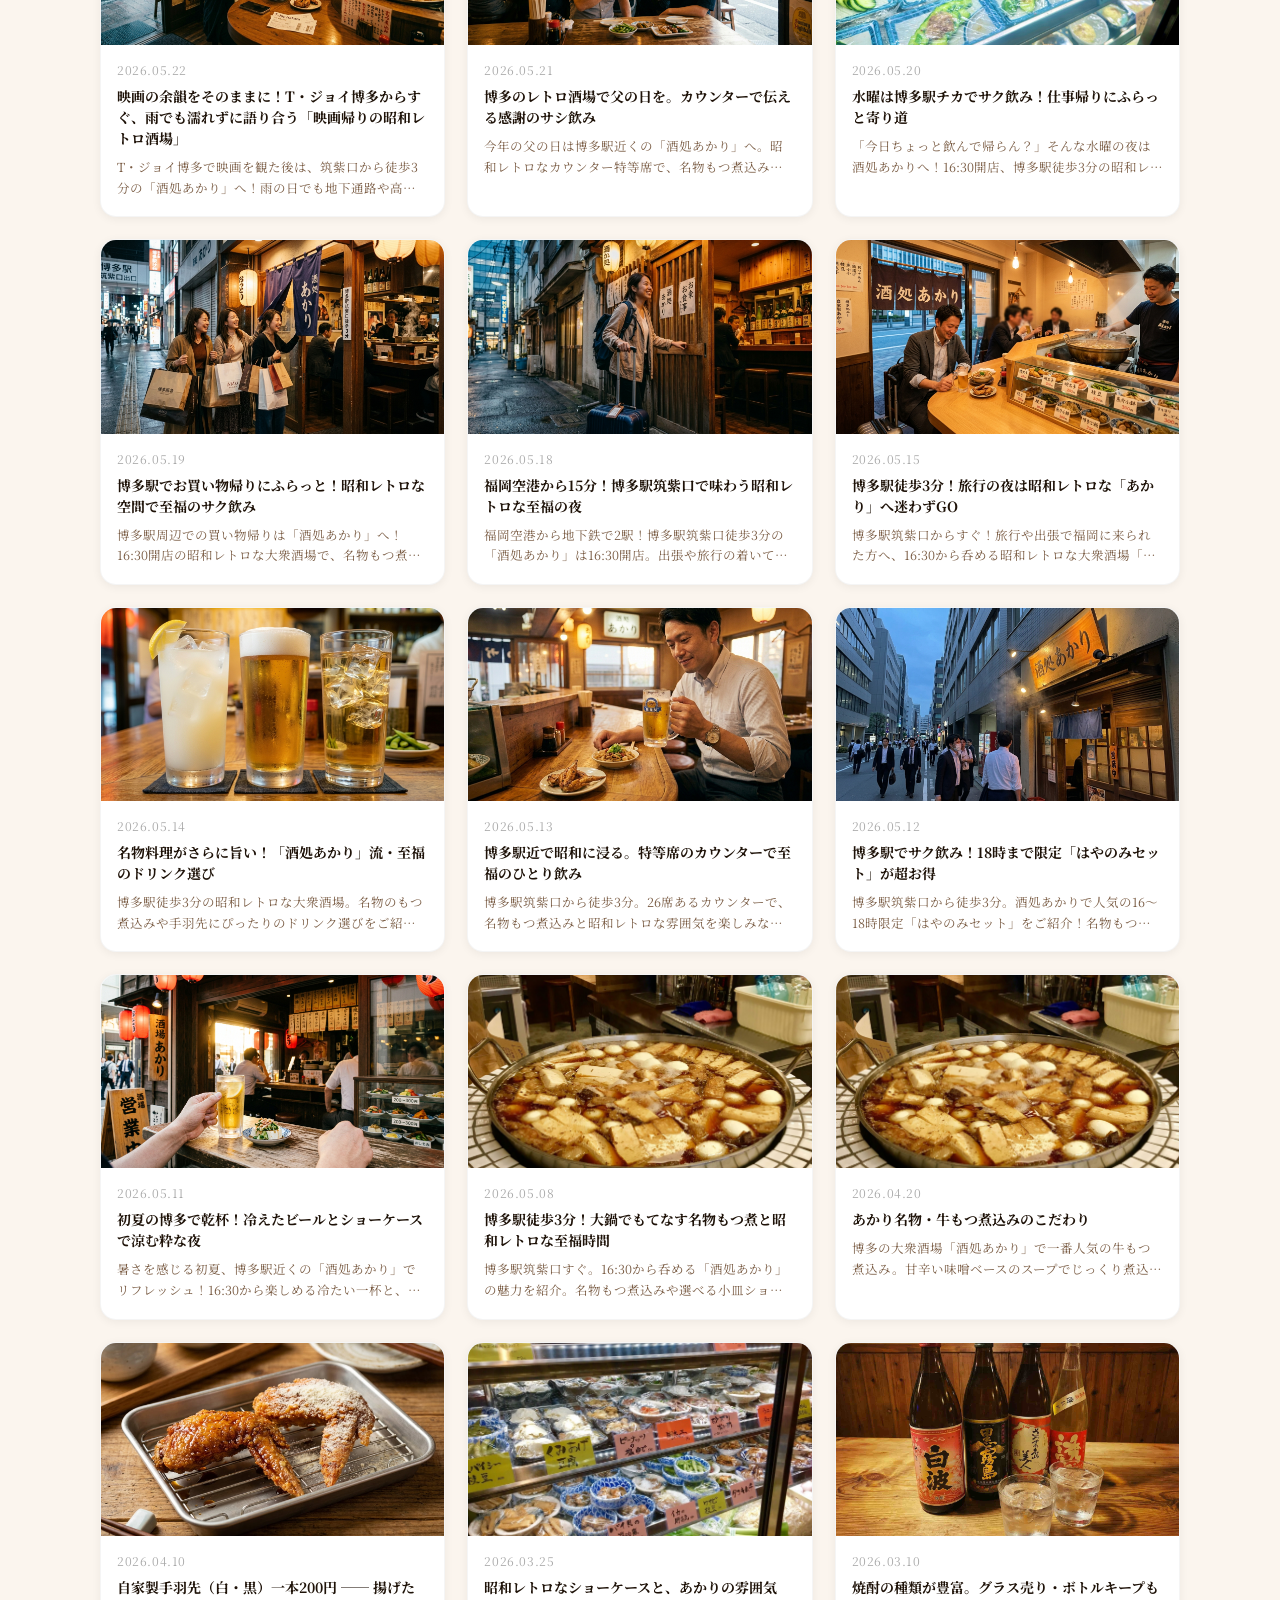
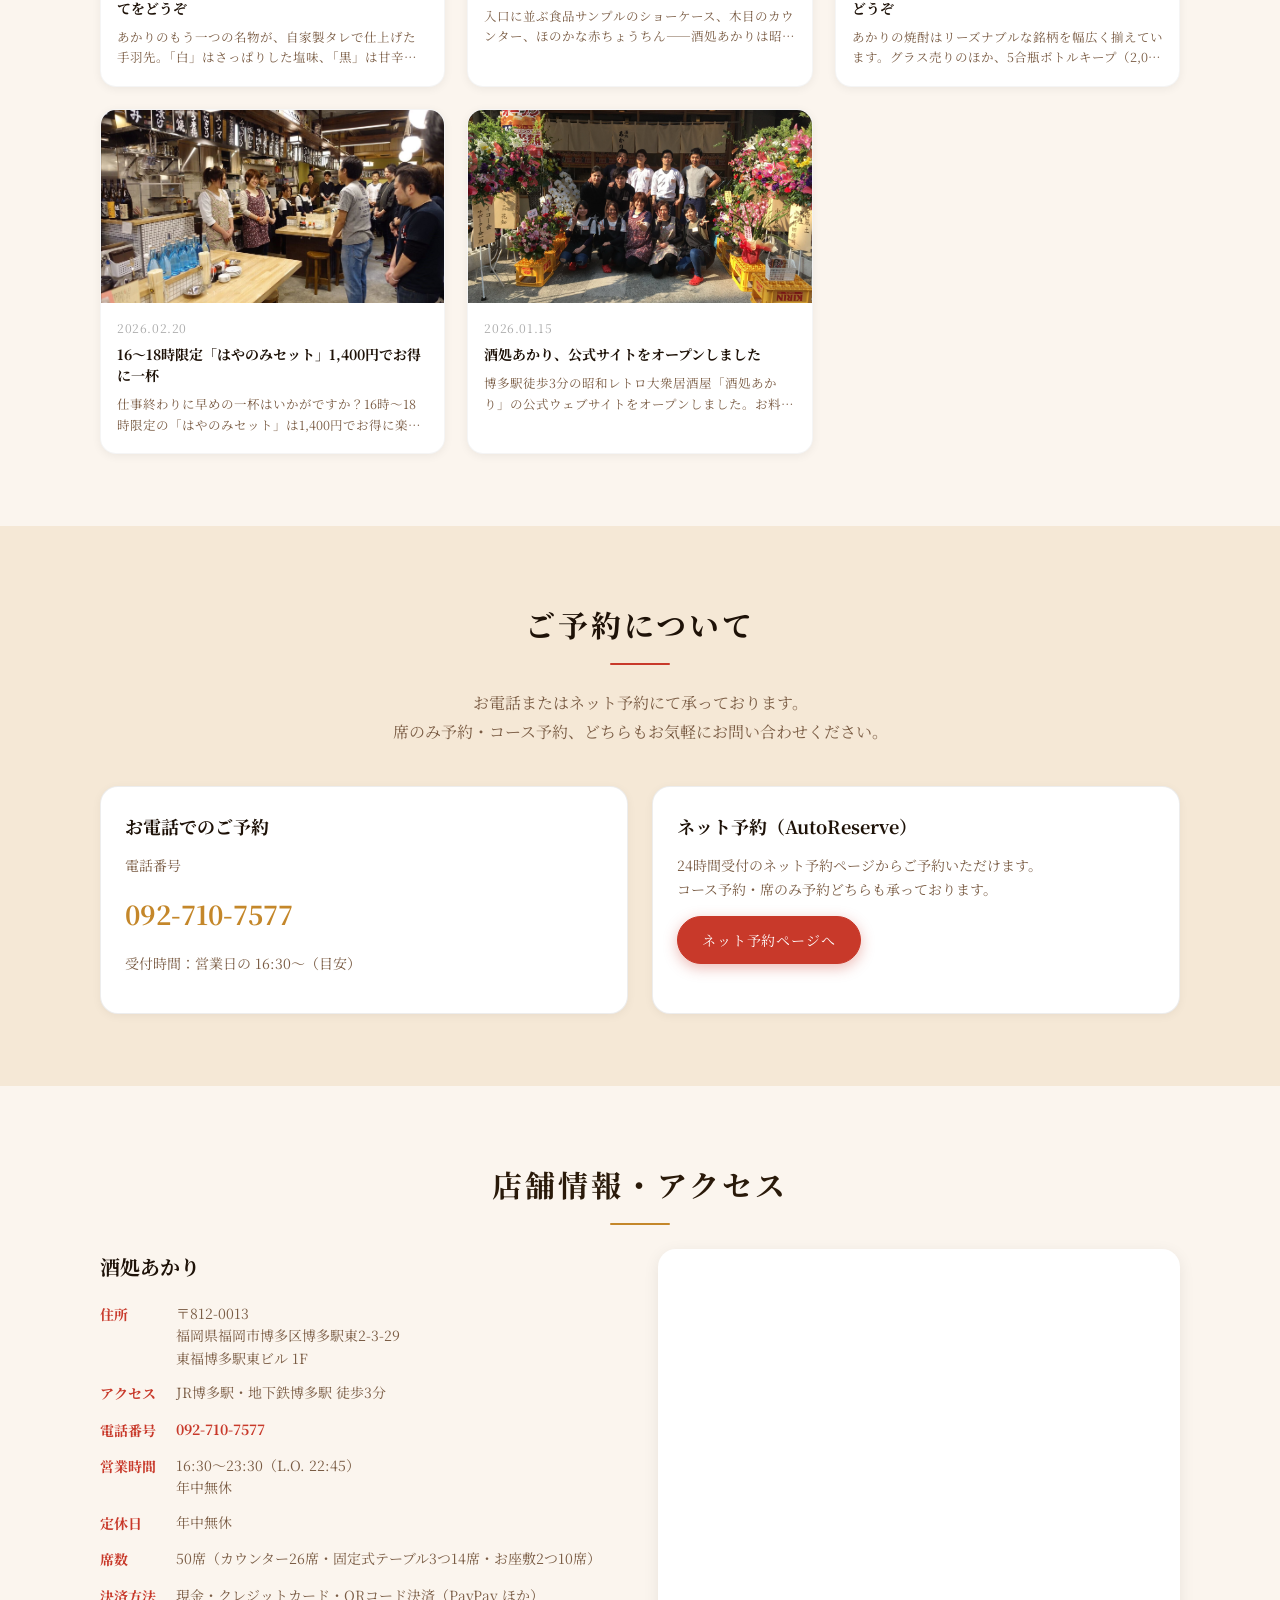
<file: blog/index.html>
<!DOCTYPE html>
<html lang="ja">
<head>
<!-- Google tag (gtag.js) -->
<script async src="https://www.googletagmanager.com/gtag/js?id=G-3RQDKX6XT9"></script>
<script>
  window.dataLayer = window.dataLayer || [];
  function gtag(){dataLayer.push(arguments);}
  gtag('js', new Date());
  gtag('config', 'G-3RQDKX6XT9');
</script>
<meta charset="UTF-8">
<title>ブログ・お知らせ｜酒処あかり</title>
<link rel="icon" href="../favicon.ico">
<meta name="viewport" content="width=device-width, initial-scale=1">
<meta name="description" content="酒処あかりからのお知らせ・ブログ。最新情報やおすすめ料理・イベント情報を掲載しています。">

<link rel="preconnect" href="https://fonts.googleapis.com">
<link rel="preconnect" href="https://fonts.gstatic.com" crossorigin>
<link href="https://fonts.googleapis.com/css2?family=Noto+Serif+JP:wght@400;500;700&display=swap" rel="stylesheet">
<link rel="stylesheet" href="../style.css">
<link rel="canonical" href="https://sakedokoro-akari.com/blog/">
<script src="../vendor/blog-security.js"></script>
</head>

<body data-page="blog">
<div id="top"></div>
<div id="shared-header"></div>

<main id="main">

  <section class="section is-inview blog-page" style="padding-top: 24px !important;">
    <div class="section-inner">
      <h1 class="page-title">ブログ・お知らせ</h1>
      <p class="page-lead">酒処あかりからの最新情報・おすすめ情報を掲載しています。</p>

      <div class="blog-list-grid" id="blog-all-grid">
        <article class="blog-card">
          <a href="/blog/">
            <div class="blog-body">
              <h3 class="blog-title">記事を読み込んでいます...</h3>
            </div>
          </a>
        </article>
      </div>
    </div>
  </section>

  <div id="shared-bottom"></div>
  <a href="#top" class="page-top" aria-label="ページの先頭へ戻る">＾</a>

</main>

<script src="../common.js"></script>
<script>
(function () {
  const grid = document.getElementById('blog-all-grid');
  if (!grid) return;

  function esc(s) {
    return String(s ?? '').replaceAll('&','&amp;').replaceAll('<','&lt;')
      .replaceAll('>','&gt;').replaceAll('"','&quot;').replaceAll("'","&#39;");
  }
  function fmtDate(d) {
    const m = String(d || '').match(/^(\d{4})-(\d{2})-(\d{2})$/);
    return m ? `${m[1]}.${m[2]}.${m[3]}` : esc(d || '');
  }

  fetch('../blog/posts.json', { cache: 'no-store' })
    .then(r => { if (!r.ok) throw new Error(); return r.json(); })
    .then(data => {
      const posts = data.posts ?? data;
      if (!Array.isArray(posts)) throw new Error();
      posts.sort((a, b) => String(b.date || '').localeCompare(String(a.date || '')));
      grid.innerHTML = '';
      if (posts.length === 0) {
        grid.innerHTML = '<p style="text-align:center;color:#999;">まだ記事がありません。</p>';
        return;
      }
      posts.forEach(p => {
        const imgRaw = p.thumbnail || p.image || '';
        const img = imgRaw;
        const bg  = img ? `background-image:url('${esc(BlogSecurity.imageURL(img))}');` : '';
        const el  = document.createElement('article');
        el.className = 'blog-card';
        el.innerHTML = `
          <a href="/blog/posts/post.html?slug=${encodeURIComponent(p.slug)}">
            <div class="blog-image" style="${bg}"></div>
            <div class="blog-body">
              <time class="blog-date" datetime="${esc(p.date)}">${fmtDate(p.date)}</time>
              <h3 class="blog-title">${esc(p.title)}</h3>
              <p class="blog-excerpt">${esc(p.excerpt)}</p>
            </div>
          </a>`;
        grid.appendChild(el);
      });
    })
    .catch(() => {
      grid.innerHTML = '<p style="text-align:center;color:#999;">記事の読み込みに失敗しました。</p>';
    });
})();
</script>
</body>
</html>
</file>
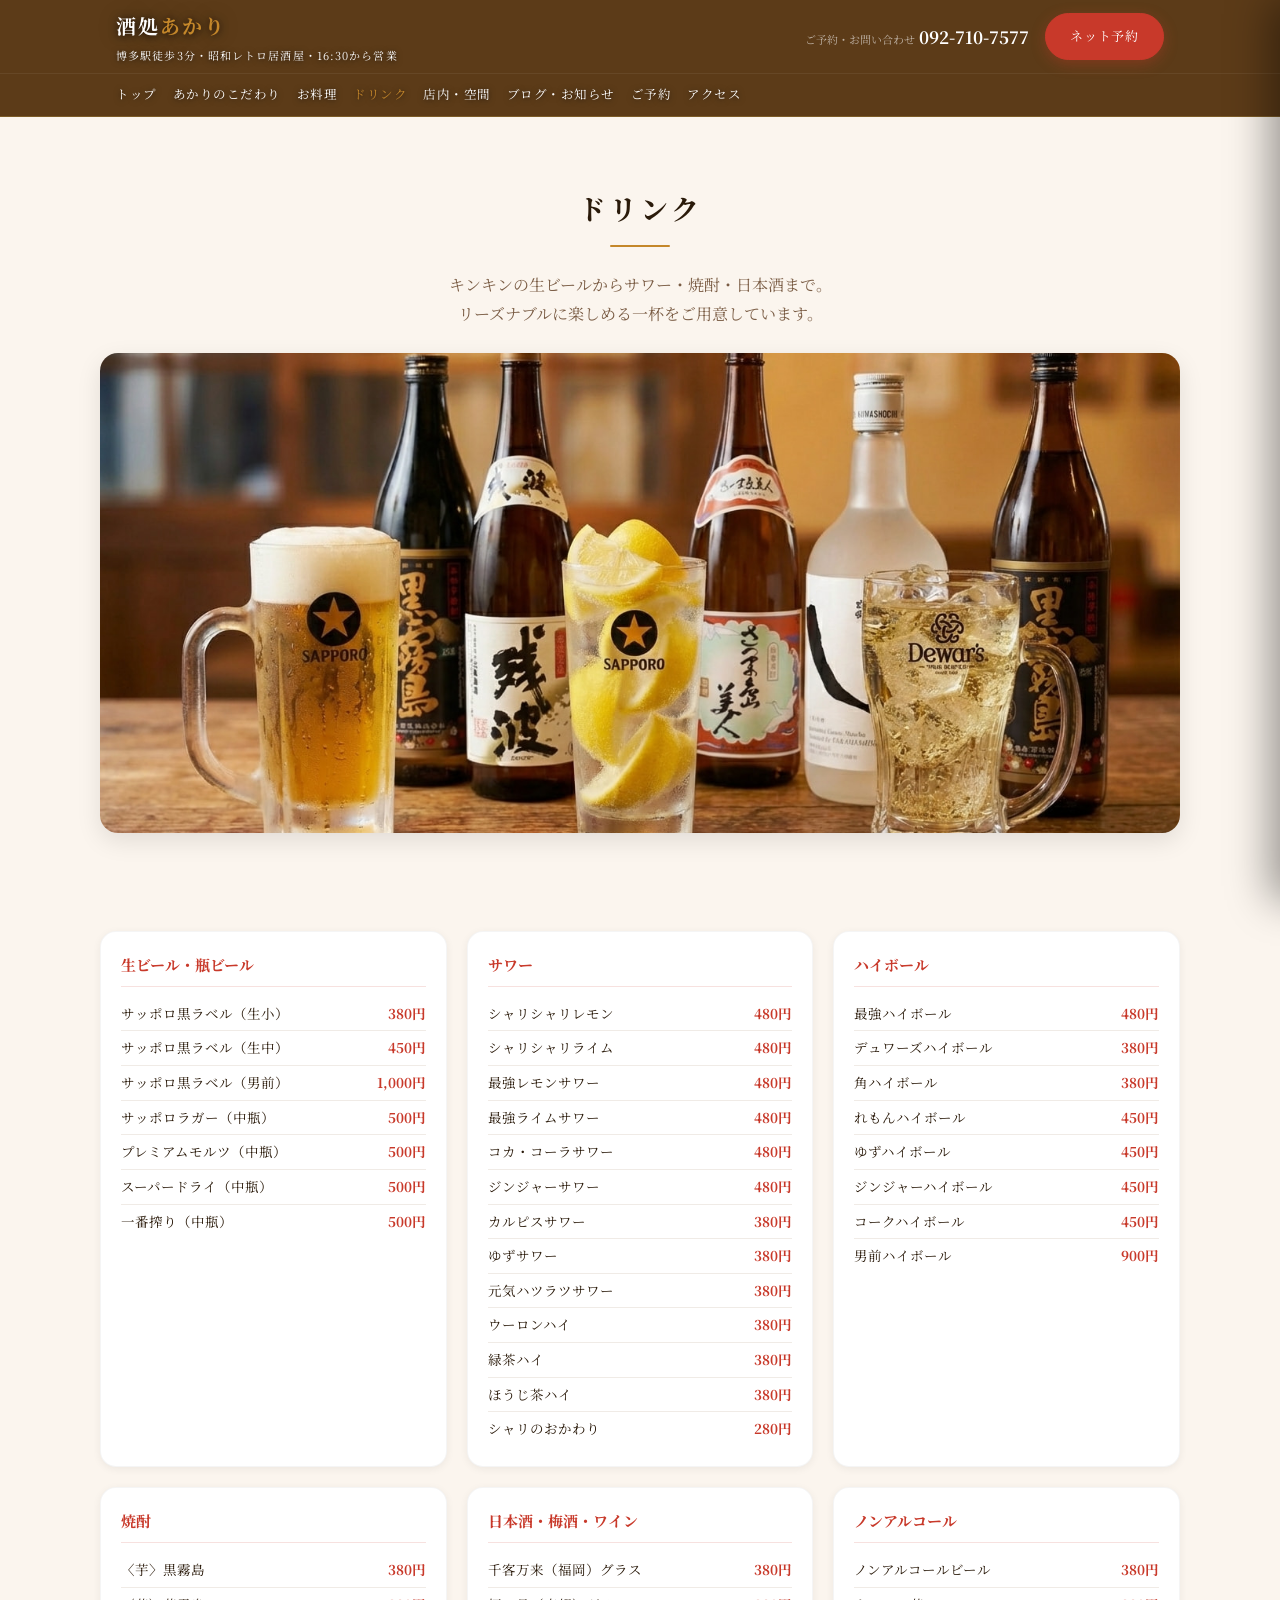
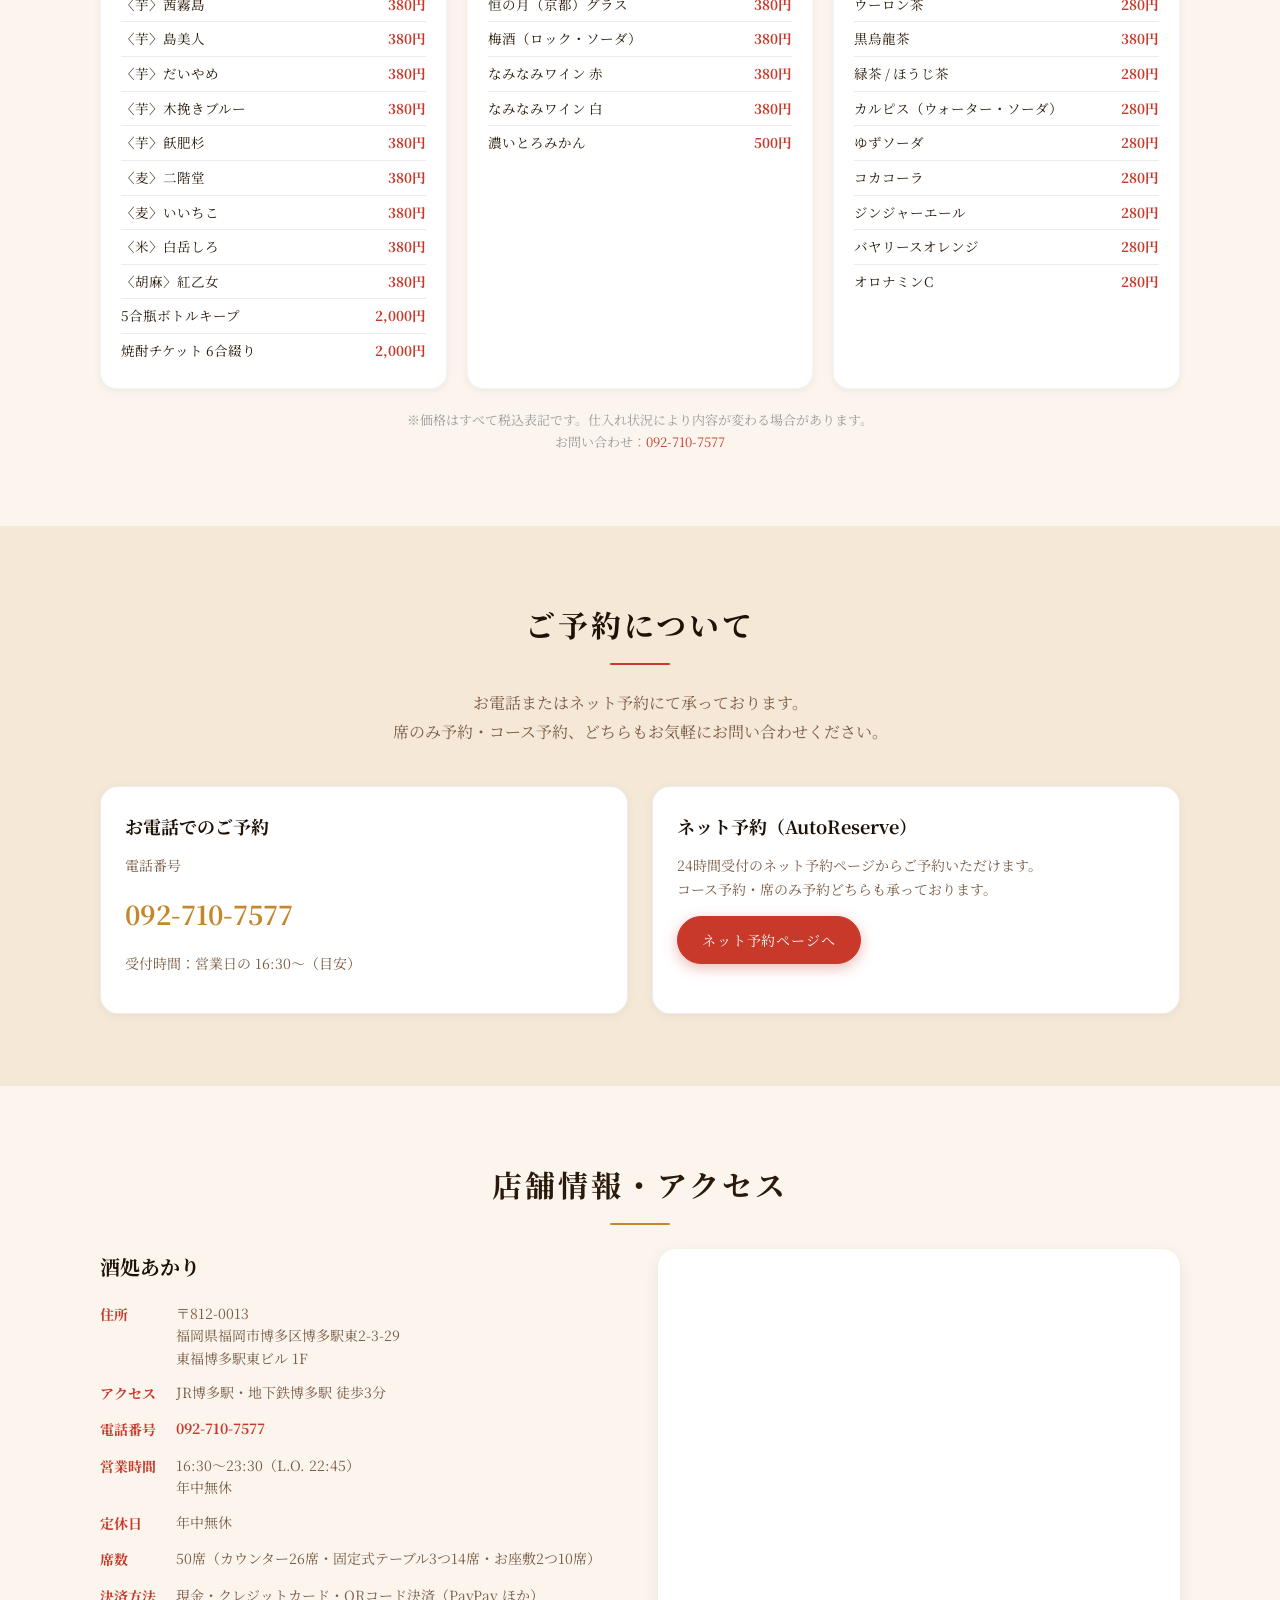
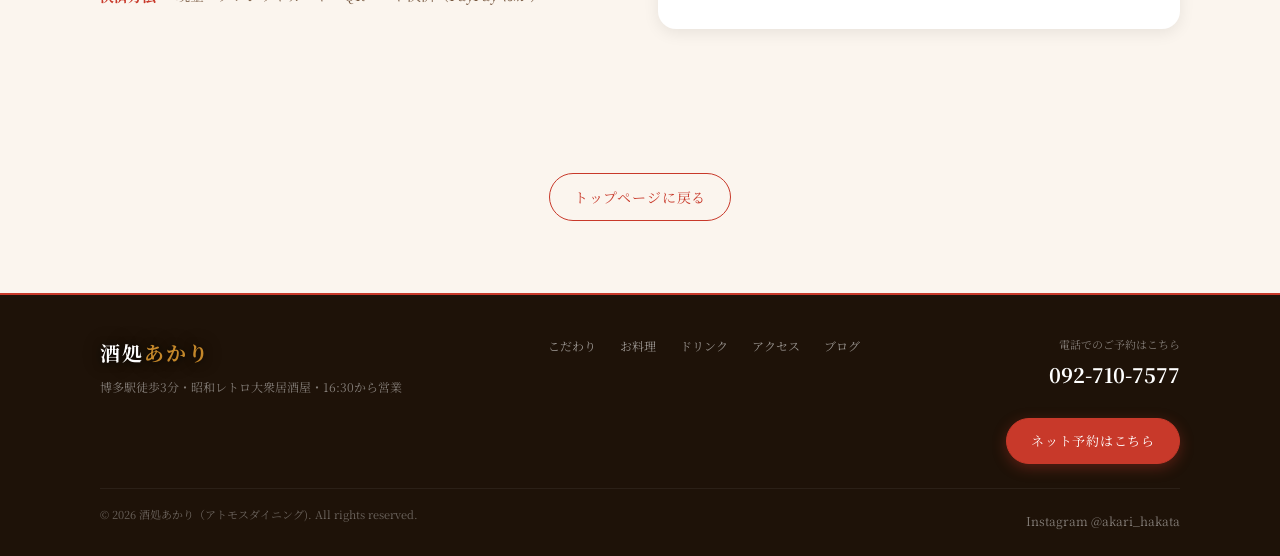
<file: drink.html>
<!DOCTYPE html>
<html lang="ja">
<head>
<!-- Google tag (gtag.js) -->
<script async src="https://www.googletagmanager.com/gtag/js?id=G-3RQDKX6XT9"></script>
<script>
  window.dataLayer = window.dataLayer || [];
  function gtag(){dataLayer.push(arguments);}
  gtag('js', new Date());
  gtag('config', 'G-3RQDKX6XT9');
</script>
<meta charset="UTF-8">
<title>ドリンク｜酒処あかり</title>
<link rel="icon" href="./favicon.ico">
<meta name="viewport" content="width=device-width, initial-scale=1">
<meta name="description" content="酒処あかりのドリンクメニュー。サッポロ黒ラベル生ビール・サワー・焼酎・ハイボール・日本酒・ノンアルコールなど豊富。博多駅徒歩3分。">
<link rel="preconnect" href="https://fonts.googleapis.com">
<link rel="preconnect" href="https://fonts.gstatic.com" crossorigin>
<link href="https://fonts.googleapis.com/css2?family=Noto+Serif+JP:wght@400;500;700&display=swap" rel="stylesheet">
<link rel="stylesheet" href="./style.css">
<meta property="og:type" content="article">
<meta property="og:site_name" content="酒処あかり">
<meta property="og:title" content="ドリンク｜酒処あかり">
<meta property="og:description" content="サッポロ黒ラベル生ビール・サワー・焼酎・ハイボール・日本酒など豊富なドリンクラインナップ。">
<meta property="og:url" content="https://sakedokoro-akari.com/drink.html">
<meta property="og:image" content="https://sakedokoro-akari.com/images/hero-akari-1.jpg">
<meta name="twitter:card" content="summary_large_image">
<link rel="canonical" href="https://sakedokoro-akari.com/drink.html">
</head>

<body class="page-drink" data-page="drink">
<div id="top"></div>
<div id="shared-header"></div>

<main id="main">

  <!-- ページ見出し -->
  <section class="section is-inview drink-feature">
    <div class="section-inner">
      <h1 class="page-title">ドリンク</h1>
      <p class="page-lead">
        キンキンの生ビールからサワー・焼酎・日本酒まで。<br>
        リーズナブルに楽しめる一杯をご用意しています。
      </p>
      <div class="drink-feature-image">
        <img src="./images/drink-feature.jpg?v=3" alt="酒処あかり ドリンクメニュー">
      </div>
    </div>
  </section>

  <!-- ドリンク一覧 -->
  <section class="section is-inview drink-page">
    <div class="section-inner">
      <div class="drinkcat-grid">

        <article class="drinkcat-card">
          <h2 class="drinkcat-title">生ビール・瓶ビール</h2>
          <ul class="drinkcat-list">
            <li><span>サッポロ黒ラベル（生小）</span><span class="price">380円</span></li>
            <li><span>サッポロ黒ラベル（生中）</span><span class="price">450円</span></li>
            <li><span>サッポロ黒ラベル（男前）</span><span class="price">1,000円</span></li>
            <li><span>サッポロラガー（中瓶）</span><span class="price">500円</span></li>
            <li><span>プレミアムモルツ（中瓶）</span><span class="price">500円</span></li>
            <li><span>スーパードライ（中瓶）</span><span class="price">500円</span></li>
            <li><span>一番搾り（中瓶）</span><span class="price">500円</span></li>
          </ul>
        </article>

        <article class="drinkcat-card">
          <h2 class="drinkcat-title">サワー</h2>
          <ul class="drinkcat-list">
            <li><span>シャリシャリレモン</span><span class="price">480円</span></li>
            <li><span>シャリシャリライム</span><span class="price">480円</span></li>
            <li><span>最強レモンサワー</span><span class="price">480円</span></li>
            <li><span>最強ライムサワー</span><span class="price">480円</span></li>
            <li><span>コカ・コーラサワー</span><span class="price">480円</span></li>
            <li><span>ジンジャーサワー</span><span class="price">480円</span></li>
            <li><span>カルピスサワー</span><span class="price">380円</span></li>
            <li><span>ゆずサワー</span><span class="price">380円</span></li>
            <li><span>元気ハツラツサワー</span><span class="price">380円</span></li>
            <li><span>ウーロンハイ</span><span class="price">380円</span></li>
            <li><span>緑茶ハイ</span><span class="price">380円</span></li>
            <li><span>ほうじ茶ハイ</span><span class="price">380円</span></li>
            <li><span>シャリのおかわり</span><span class="price">280円</span></li>
          </ul>
        </article>

        <article class="drinkcat-card">
          <h2 class="drinkcat-title">ハイボール</h2>
          <ul class="drinkcat-list">
            <li><span>最強ハイボール</span><span class="price">480円</span></li>
            <li><span>デュワーズハイボール</span><span class="price">380円</span></li>
            <li><span>角ハイボール</span><span class="price">380円</span></li>
            <li><span>れもんハイボール</span><span class="price">450円</span></li>
            <li><span>ゆずハイボール</span><span class="price">450円</span></li>
            <li><span>ジンジャーハイボール</span><span class="price">450円</span></li>
            <li><span>コークハイボール</span><span class="price">450円</span></li>
            <li><span>男前ハイボール</span><span class="price">900円</span></li>
          </ul>
        </article>

        <article class="drinkcat-card">
          <h2 class="drinkcat-title">焼酎</h2>
          <ul class="drinkcat-list">
            <li><span>〈芋〉黒霧島</span><span class="price">380円</span></li>
            <li><span>〈芋〉茜霧島</span><span class="price">380円</span></li>
            <li><span>〈芋〉島美人</span><span class="price">380円</span></li>
            <li><span>〈芋〉だいやめ</span><span class="price">380円</span></li>
            <li><span>〈芋〉木挽きブルー</span><span class="price">380円</span></li>
            <li><span>〈芋〉飫肥杉</span><span class="price">380円</span></li>
            <li><span>〈麦〉二階堂</span><span class="price">380円</span></li>
            <li><span>〈麦〉いいちこ</span><span class="price">380円</span></li>
            <li><span>〈米〉白岳しろ</span><span class="price">380円</span></li>
            <li><span>〈胡麻〉紅乙女</span><span class="price">380円</span></li>
            <li><span>5合瓶ボトルキープ</span><span class="price">2,000円</span></li>
            <li><span>焼酎チケット 6合綴り</span><span class="price">2,000円</span></li>
          </ul>
        </article>

        <article class="drinkcat-card">
          <h2 class="drinkcat-title">日本酒・梅酒・ワイン</h2>
          <ul class="drinkcat-list">
            <li><span>千客万来（福岡）グラス</span><span class="price">380円</span></li>
            <li><span>恒の月（京都）グラス</span><span class="price">380円</span></li>
            <li><span>梅酒（ロック・ソーダ）</span><span class="price">380円</span></li>
            <li><span>なみなみワイン 赤</span><span class="price">380円</span></li>
            <li><span>なみなみワイン 白</span><span class="price">380円</span></li>
            <li><span>濃いとろみかん</span><span class="price">500円</span></li>
          </ul>
        </article>

        <article class="drinkcat-card">
          <h2 class="drinkcat-title">ノンアルコール</h2>
          <ul class="drinkcat-list">
            <li><span>ノンアルコールビール</span><span class="price">380円</span></li>
            <li><span>ウーロン茶</span><span class="price">280円</span></li>
            <li><span>黒烏龍茶</span><span class="price">380円</span></li>
            <li><span>緑茶 / ほうじ茶</span><span class="price">280円</span></li>
            <li><span>カルピス（ウォーター・ソーダ）</span><span class="price">280円</span></li>
            <li><span>ゆずソーダ</span><span class="price">280円</span></li>
            <li><span>コカコーラ</span><span class="price">280円</span></li>
            <li><span>ジンジャーエール</span><span class="price">280円</span></li>
            <li><span>バヤリースオレンジ</span><span class="price">280円</span></li>
            <li><span>オロナミンC</span><span class="price">280円</span></li>
          </ul>
        </article>

      </div>

      <p class="mp-note">
        ※価格はすべて税込表記です。仕入れ状況により内容が変わる場合があります。<br>
        お問い合わせ：<a href="tel:0927107577">092-710-7577</a>
      </p>
    </div>
  </section>

</main>

<div id="shared-bottom"></div>
<a href="#top" class="page-top" aria-label="ページの先頭へ戻る">＾</a>
<script src="./common.js"></script>
</body>
</html>
</file>
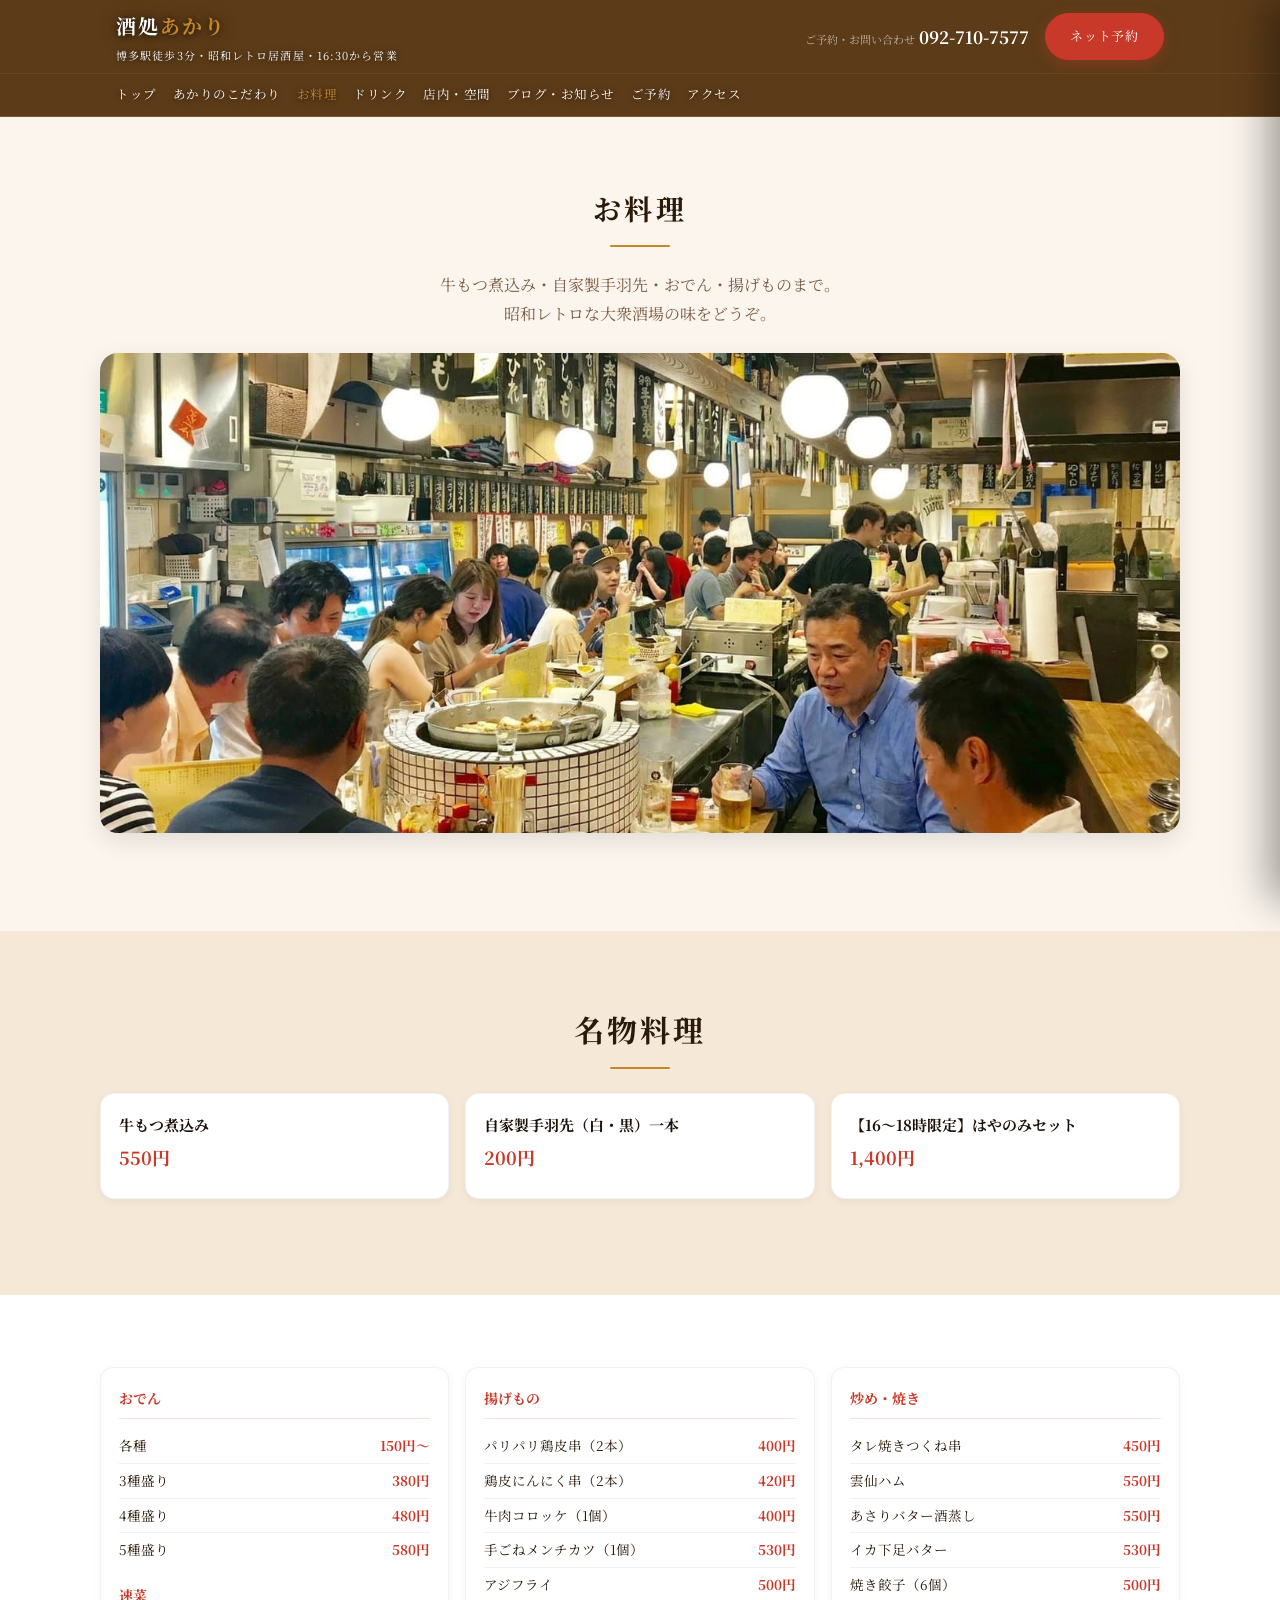
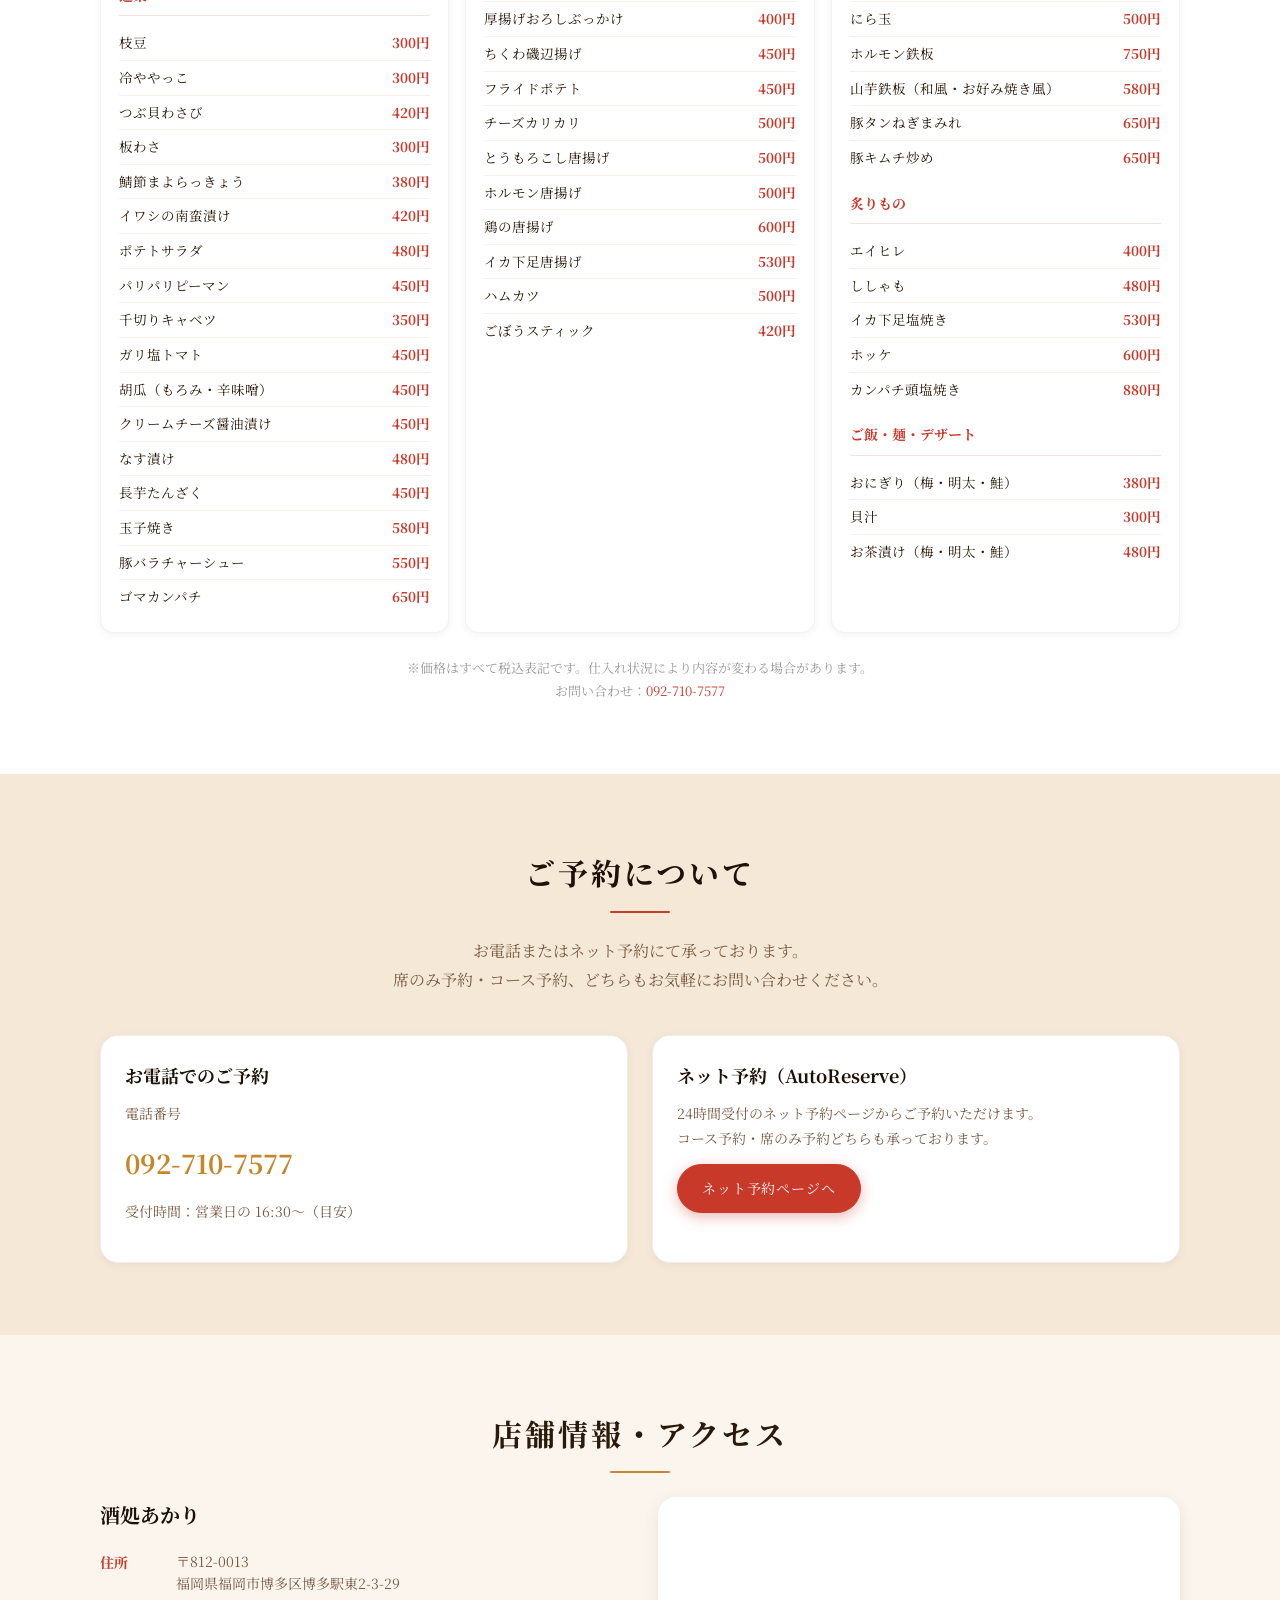
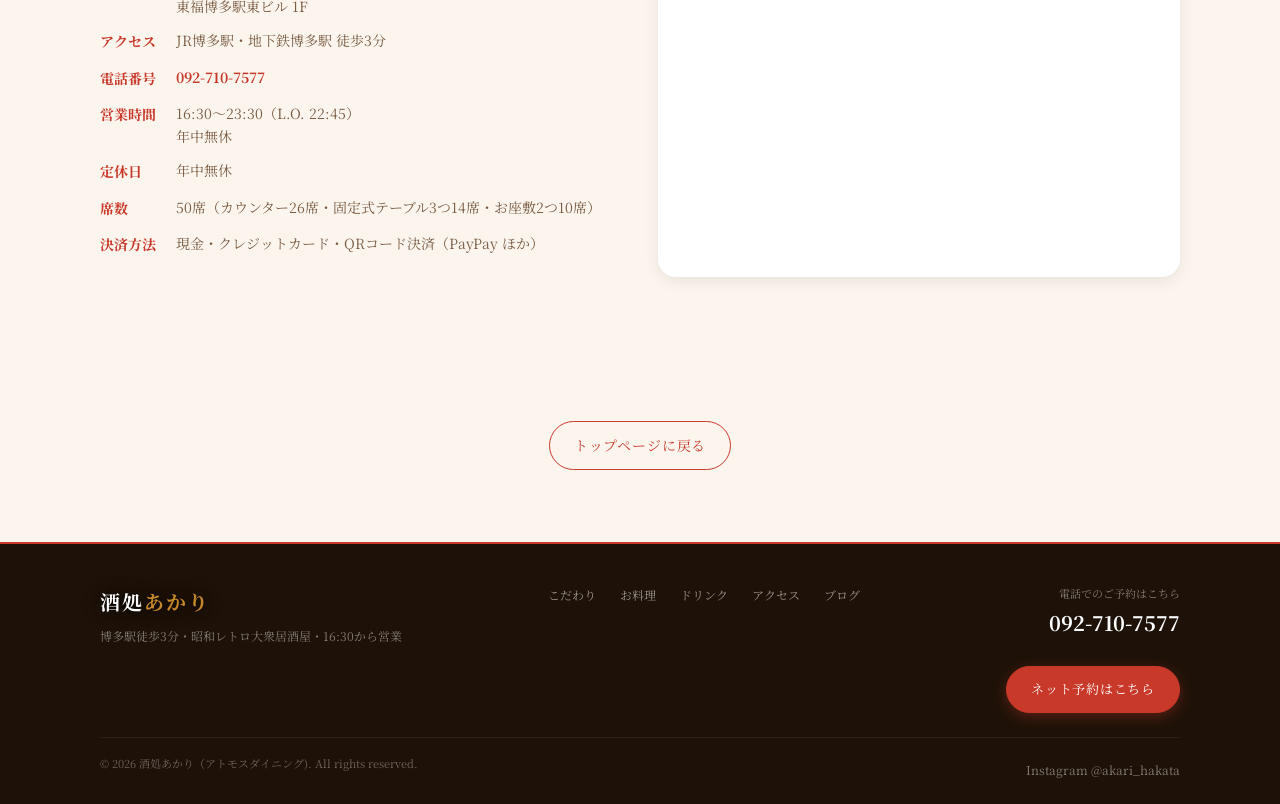
<file: menu.html>
<!DOCTYPE html>
<html lang="ja">
<head>
<!-- Google tag (gtag.js) -->
<script async src="https://www.googletagmanager.com/gtag/js?id=G-3RQDKX6XT9"></script>
<script>
  window.dataLayer = window.dataLayer || [];
  function gtag(){dataLayer.push(arguments);}
  gtag('js', new Date());
  gtag('config', 'G-3RQDKX6XT9');
</script>
<meta charset="UTF-8">
<title>お料理｜酒処あかり</title>
<link rel="icon" href="./favicon.ico">
<meta name="viewport" content="width=device-width, initial-scale=1">
<meta name="description" content="酒処あかりのお料理メニュー。牛もつ煮込み・自家製手羽先・おでん・揚げもの・炙りものなど。昭和レトロな大衆酒場の味を博多駅徒歩3分でどうぞ。">
<link rel="preconnect" href="https://fonts.googleapis.com">
<link rel="preconnect" href="https://fonts.gstatic.com" crossorigin>
<link href="https://fonts.googleapis.com/css2?family=Noto+Serif+JP:wght@400;500;700&display=swap" rel="stylesheet">
<link rel="stylesheet" href="./style.css">
<meta property="og:type" content="article">
<meta property="og:site_name" content="酒処あかり">
<meta property="og:title" content="お料理｜酒処あかり">
<meta property="og:description" content="牛もつ煮込み・自家製手羽先・おでん・揚げもの多数。昭和レトロな大衆酒場の味。">
<meta property="og:url" content="https://sakedokoro-akari.com/menu.html">
<meta property="og:image" content="https://sakedokoro-akari.com/images/hero-akari-1.jpg">
<meta name="twitter:card" content="summary_large_image">
<link rel="canonical" href="https://sakedokoro-akari.com/menu.html">
</head>

<body class="page-menu" data-page="menu">
<div id="top"></div>
<div id="shared-header"></div>

<main id="main">

  <!-- ページ見出し -->
  <section class="section is-inview menu-page">
    <div class="section-inner">
      <h1 class="page-title">お料理</h1>
      <p class="page-lead">
        牛もつ煮込み・自家製手羽先・おでん・揚げものまで。<br>
        昭和レトロな大衆酒場の味をどうぞ。
      </p>
      <div class="menu-feature-image">
        <img src="./images/hero-akari-1.jpg" alt="酒処あかり 名物料理">
      </div>
    </div>
  </section>

  <!-- 名物料理 -->
  <section class="section is-inview menu-page menu-page--meat">
    <div class="section-inner">
      <h2 class="section-title">名物料理</h2>
      <div class="mp-grid mp-grid--feature">
        <div class="mp-card">
          <div class="mp-card__title">牛もつ煮込み</div>
          <div class="mp-card__price">550円</div>
        </div>
        <div class="mp-card">
          <div class="mp-card__title">自家製手羽先（白・黒）一本</div>
          <div class="mp-card__price">200円</div>
        </div>
        <div class="mp-card">
          <div class="mp-card__title">【16〜18時限定】はやのみセット</div>
          <div class="mp-card__price">1,400円</div>
        </div>
      </div>
    </div>
  </section>

  <!-- 速菜 / 揚げもの / 炒め焼き -->
  <section class="section is-inview menu-page menu-page--snack">
    <div class="section-inner">
      <div class="mp-grid mp-grid--3">

        <article class="mp-panel">
          <div class="mp-panel__title">おでん</div>
          <ul class="mp-list">
            <li class="mp-item"><span>各種</span><span>150円〜</span></li>
            <li class="mp-item"><span>3種盛り</span><span>380円</span></li>
            <li class="mp-item"><span>4種盛り</span><span>480円</span></li>
            <li class="mp-item"><span>5種盛り</span><span>580円</span></li>
          </ul>

          <div class="mp-panel__title" style="margin-top:16px;">速菜</div>
          <ul class="mp-list">
            <li class="mp-item"><span>枝豆</span><span>300円</span></li>
            <li class="mp-item"><span>冷ややっこ</span><span>300円</span></li>
            <li class="mp-item"><span>つぶ貝わさび</span><span>420円</span></li>
            <li class="mp-item"><span>板わさ</span><span>300円</span></li>
            <li class="mp-item"><span>鯖節まよらっきょう</span><span>380円</span></li>
            <li class="mp-item"><span>イワシの南蛮漬け</span><span>420円</span></li>
            <li class="mp-item"><span>ポテトサラダ</span><span>480円</span></li>
            <li class="mp-item"><span>パリパリピーマン</span><span>450円</span></li>
            <li class="mp-item"><span>千切りキャベツ</span><span>350円</span></li>
            <li class="mp-item"><span>ガリ塩トマト</span><span>450円</span></li>
            <li class="mp-item"><span>胡瓜（もろみ・辛味噌）</span><span>450円</span></li>
            <li class="mp-item"><span>クリームチーズ醤油漬け</span><span>450円</span></li>
            <li class="mp-item"><span>なす漬け</span><span>480円</span></li>
            <li class="mp-item"><span>長芋たんざく</span><span>450円</span></li>
            <li class="mp-item"><span>玉子焼き</span><span>580円</span></li>
            <li class="mp-item"><span>豚バラチャーシュー</span><span>550円</span></li>
            <li class="mp-item"><span>ゴマカンパチ</span><span>650円</span></li>
          </ul>
        </article>

        <article class="mp-panel">
          <div class="mp-panel__title">揚げもの</div>
          <ul class="mp-list">
            <li class="mp-item"><span>パリパリ鶏皮串（2本）</span><span>400円</span></li>
            <li class="mp-item"><span>鶏皮にんにく串（2本）</span><span>420円</span></li>
            <li class="mp-item"><span>牛肉コロッケ（1個）</span><span>400円</span></li>
            <li class="mp-item"><span>手ごねメンチカツ（1個）</span><span>530円</span></li>
            <li class="mp-item"><span>アジフライ</span><span>500円</span></li>
            <li class="mp-item"><span>厚揚げおろしぶっかけ</span><span>400円</span></li>
            <li class="mp-item"><span>ちくわ磯辺揚げ</span><span>450円</span></li>
            <li class="mp-item"><span>フライドポテト</span><span>450円</span></li>
            <li class="mp-item"><span>チーズカリカリ</span><span>500円</span></li>
            <li class="mp-item"><span>とうもろこし唐揚げ</span><span>500円</span></li>
            <li class="mp-item"><span>ホルモン唐揚げ</span><span>500円</span></li>
            <li class="mp-item"><span>鶏の唐揚げ</span><span>600円</span></li>
            <li class="mp-item"><span>イカ下足唐揚げ</span><span>530円</span></li>
            <li class="mp-item"><span>ハムカツ</span><span>500円</span></li>
            <li class="mp-item"><span>ごぼうスティック</span><span>420円</span></li>
          </ul>
        </article>

        <article class="mp-panel">
          <div class="mp-panel__title">炒め・焼き</div>
          <ul class="mp-list">
            <li class="mp-item"><span>タレ焼きつくね串</span><span>450円</span></li>
            <li class="mp-item"><span>雲仙ハム</span><span>550円</span></li>
            <li class="mp-item"><span>あさりバター酒蒸し</span><span>550円</span></li>
            <li class="mp-item"><span>イカ下足バター</span><span>530円</span></li>
            <li class="mp-item"><span>焼き餃子（6個）</span><span>500円</span></li>
            <li class="mp-item"><span>にら玉</span><span>500円</span></li>
            <li class="mp-item"><span>ホルモン鉄板</span><span>750円</span></li>
            <li class="mp-item"><span>山芋鉄板（和風・お好み焼き風）</span><span>580円</span></li>
            <li class="mp-item"><span>豚タンねぎまみれ</span><span>650円</span></li>
            <li class="mp-item"><span>豚キムチ炒め</span><span>650円</span></li>
          </ul>

          <div class="mp-panel__title" style="margin-top:16px;">炙りもの</div>
          <ul class="mp-list">
            <li class="mp-item"><span>エイヒレ</span><span>400円</span></li>
            <li class="mp-item"><span>ししゃも</span><span>480円</span></li>
            <li class="mp-item"><span>イカ下足塩焼き</span><span>530円</span></li>
            <li class="mp-item"><span>ホッケ</span><span>600円</span></li>
            <li class="mp-item"><span>カンパチ頭塩焼き</span><span>880円</span></li>
          </ul>

          <div class="mp-panel__title" style="margin-top:16px;">ご飯・麺・デザート</div>
          <ul class="mp-list">
            <li class="mp-item"><span>おにぎり（梅・明太・鮭）</span><span>380円</span></li>
            <li class="mp-item"><span>貝汁</span><span>300円</span></li>
            <li class="mp-item"><span>お茶漬け（梅・明太・鮭）</span><span>480円</span></li>
          </ul>
        </article>

      </div>

      <p class="mp-note">
        ※価格はすべて税込表記です。仕入れ状況により内容が変わる場合があります。<br>
        お問い合わせ：<a href="tel:0927107577">092-710-7577</a>
      </p>
    </div>
  </section>

</main>

<div id="shared-bottom"></div>
<a href="#top" class="page-top" aria-label="ページの先頭へ戻る">＾</a>
<script src="./common.js"></script>
</body>
</html>
</file>
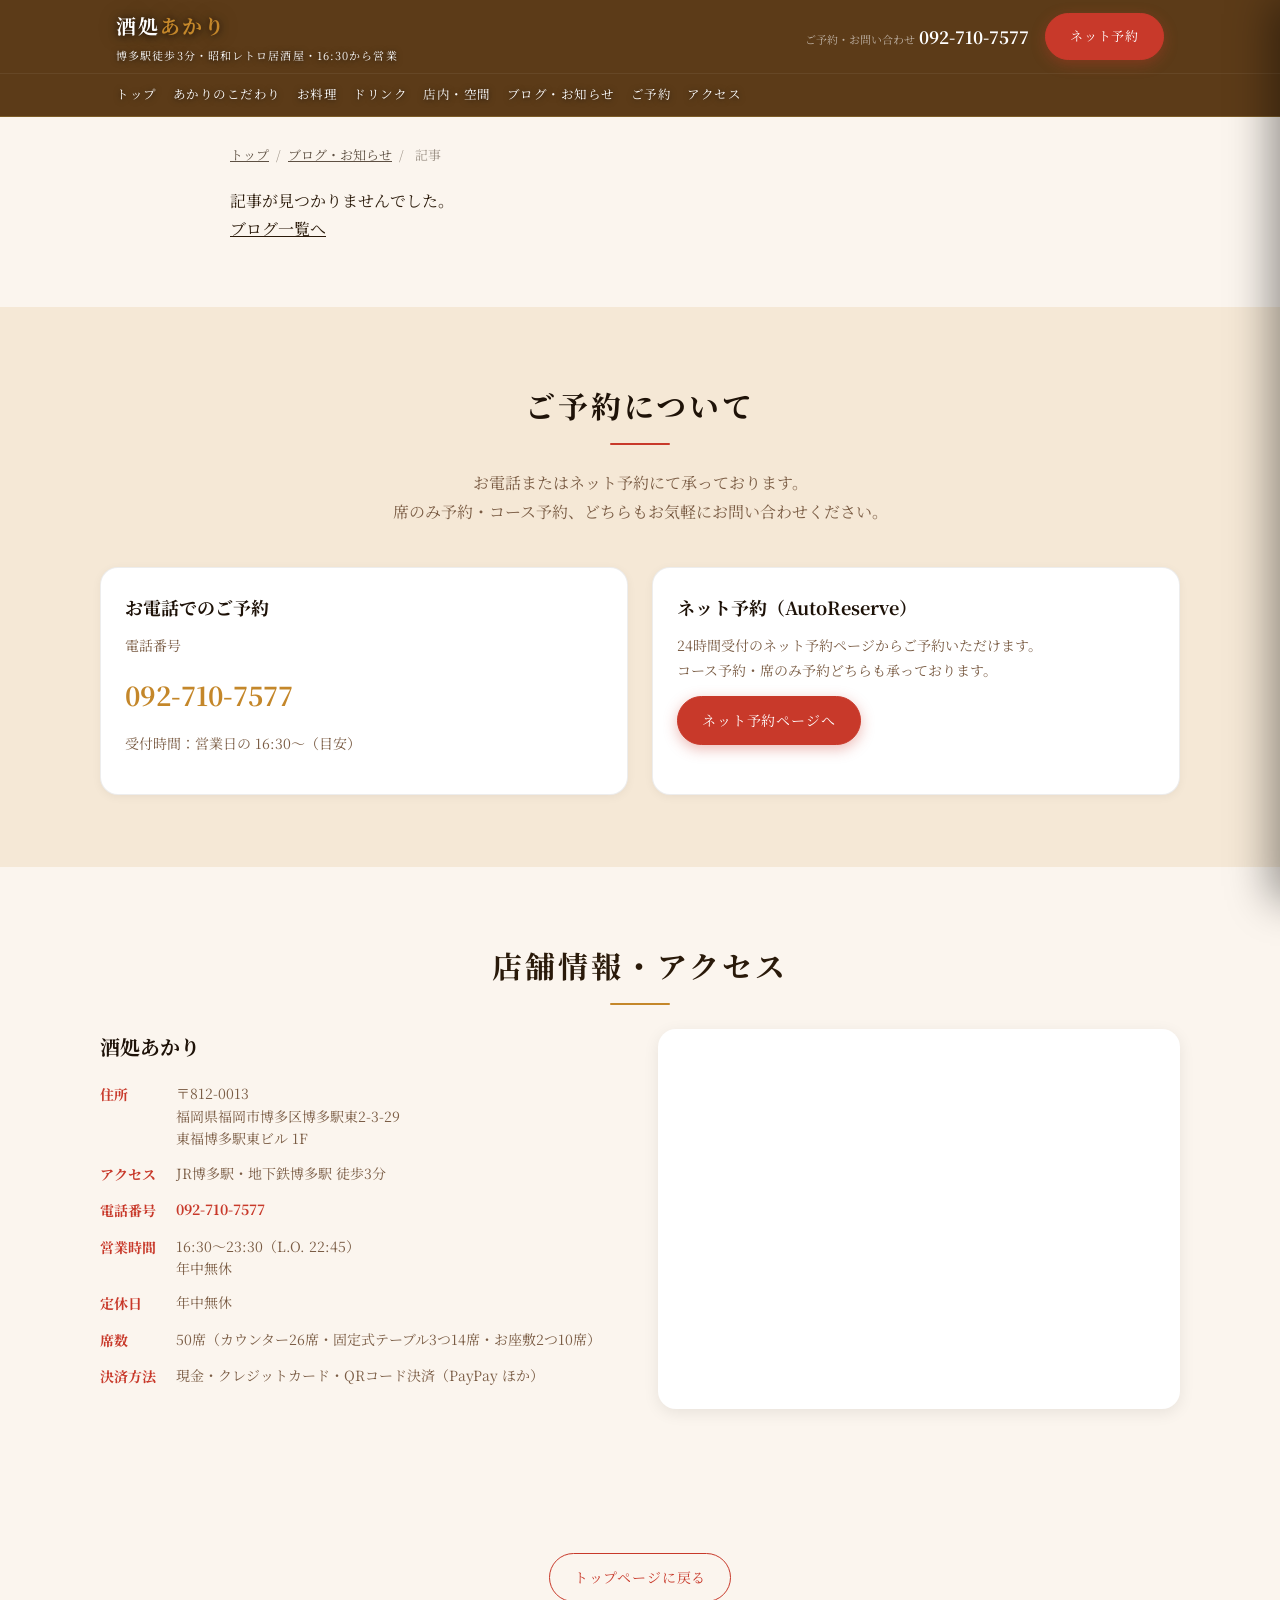
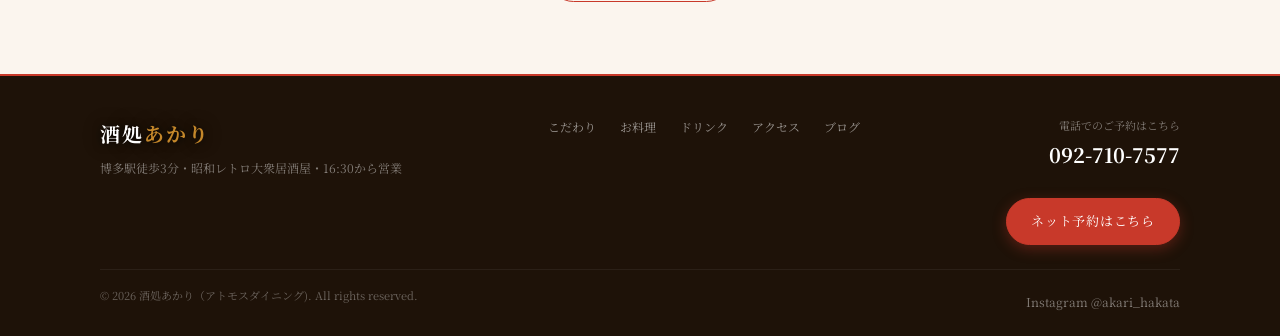
<file: blog/posts/post.html>
<!DOCTYPE html>
<html lang="ja">
<head>
<!-- Google tag (gtag.js) -->
<script async src="https://www.googletagmanager.com/gtag/js?id=G-3RQDKX6XT9"></script>
<script>
  window.dataLayer = window.dataLayer || [];
  function gtag(){dataLayer.push(arguments);}
  gtag('js', new Date());
  gtag('config', 'G-3RQDKX6XT9');
</script>
<meta charset="UTF-8">
<title>ブログ記事｜酒処あかり</title>
<meta name="description" content="酒処あかりのブログ記事">
<link rel="canonical" id="canonical-link" href="https://sakedokoro-akari.com/blog/">
<link rel="icon" href="../../favicon.ico">
<meta name="viewport" content="width=device-width, initial-scale=1">
<link rel="preconnect" href="https://fonts.googleapis.com">
<link rel="preconnect" href="https://fonts.gstatic.com" crossorigin>
<link href="https://fonts.googleapis.com/css2?family=Noto+Serif+JP:wght@400;500;700&display=swap" rel="stylesheet">
<link rel="stylesheet" href="../../style.css">
<style>
  .post-wrap {
    max-width: 860px;
    margin: 0 auto;
    padding: 32px 20px 64px;
  }
  .post-breadcrumb {
    font-size: 13px;
    opacity: .75;
    margin-bottom: 20px;
  }
  .post-breadcrumb a { text-decoration: underline; color: inherit; }
  .post-breadcrumb span { opacity: .6; margin: 0 4px; }
  .post-date {
    font-size: 13px;
    opacity: .7;
    margin-bottom: 8px;
  }
  .post-title {
    font-size: clamp(20px, 4vw, 30px);
    line-height: 1.4;
    margin: 0 0 20px;
  }
  .post-hero {
    width: 100%;
    max-width: 860px;
    border-radius: 12px;
    aspect-ratio: 16/9;
    object-fit: cover;
    margin-bottom: 28px;
    display: block;
  }
  .post-body {
    line-height: 1.95;
    font-size: 16px;
  }
  .post-body p { margin: 0 0 1.4em; }
  .post-body h2 {
    font-size: 20px;
    margin: 28px 0 12px;
    padding-left: 12px;
    border-left: 3px solid var(--primary);
  }
  .post-body h3 { font-size: 17px; margin: 20px 0 8px; }
  .post-body ul, .post-body ol { padding-left: 1.5em; margin-bottom: 16px; }
  .post-body li { margin-bottom: 6px; }
  .post-footer {
    margin-top: 40px;
    padding-top: 24px;
    border-top: 1px solid rgba(0,0,0,.15);
    display: flex;
    gap: 14px;
    flex-wrap: wrap;
    align-items: center;
  }
  .post-footer a { text-decoration: underline; color: inherit; font-size: 14px; }
  .post-footer span { opacity: .4; }
  .post-loading { text-align: center; padding: 80px 20px; opacity: .6; }
</style>
<meta property="og:type" content="article">
<meta property="og:site_name" content="酒処あかり">
<meta property="og:title" content="ブログ記事｜酒処あかり">
<meta property="og:url" id="og-url" content="https://sakedokoro-akari.com/blog/">
<meta property="og:image" content="https://sakedokoro-akari.com/images/hero-akari-1.jpg">
<meta name="twitter:card" content="summary_large_image">
<script src="../../vendor/blog-security.js"></script>
</head>

<body data-page="blog">
<div id="top"></div>
<div id="shared-header"></div>

<main id="main">
  <div class="post-wrap">

    <nav class="post-breadcrumb">
      <a href="/">トップ</a>
      <span>/</span>
      <a href="/blog/">ブログ・お知らせ</a>
      <span>/</span>
      <span id="bc-title">記事</span>
    </nav>

    <div id="post-content">
      <p class="post-loading">読み込み中…</p>
    </div>

  </div>

  <div id="shared-bottom"></div>
  <a href="#top" class="page-top" aria-label="ページの先頭へ戻る">＾</a>
</main>

<script src="../../vendor/dompurify/purify.min.js"></script>
<script src="../../vendor/marked/marked.umd.js"></script>
<script src="../../common.js"></script>
<script>
(async () => {
  const params    = new URLSearchParams(location.search);
  const slug      = params.get('slug') || location.search.replace('?','');
  const contentEl = document.getElementById('post-content');
  const bcTitle   = document.getElementById('bc-title');

  function esc(s){
    return String(s ?? '')
      .replaceAll('&','&amp;').replaceAll('<','&lt;')
      .replaceAll('>','&gt;').replaceAll('"','&quot;');
  }
  function fmtDate(d){
    const m = String(d||'').match(/^(\d{4})-(\d{2})-(\d{2})$/);
    return m ? `${m[1]}.${m[2]}.${m[3]}` : esc(d||'');
  }

  if (!slug) {
    contentEl.innerHTML = '<p>記事が見つかりませんでした。<br><a href="/blog/" style="text-decoration:underline">ブログ一覧へ</a></p>';
    return;
  }

  // slug が分かった時点で canonical / og:url を記事固有のURLに設定
  const canonicalUrl = `https://sakedokoro-akari.com/blog/posts/post.html?slug=${encodeURIComponent(slug)}`;
  document.getElementById('canonical-link')?.setAttribute('href', canonicalUrl);
  document.getElementById('og-url')?.setAttribute('content', canonicalUrl);

  try {
    // post.html は posts.json のみを参照する（CLAUDE.md のルール）
    const res = await fetch('../posts.json', { cache: 'no-store' });
    if (!res.ok) throw new Error('記事データの読み込みエラー');
    const data = await res.json();
    const posts = data.posts ?? data;
    const post = posts.find(p => p.slug === slug);
    if (!post) throw new Error('記事が見つかりません: ' + slug);

    document.title = `${post.title}｜酒処あかり`;
    document.querySelector('meta[name="description"]')
      ?.setAttribute('content', post.excerpt || '');
    if (bcTitle) bcTitle.textContent = post.title;

    // thumbnail or image → ../../images/xxx.jpg
    const rawImg = post.thumbnail || post.image || '';
    const imgSrc = rawImg
      ? rawImg.replace(/^\.\.\/images\//, '../../images/')
               .replace(/^\.\/images\//, '../../images/')
               .replace(/^\/images\//, '../../images/')
               .replace(/^images\//, '../../images/')
      : '';

    const imgHtml = imgSrc
      ? `<img src="${esc(BlogSecurity.imageURL(imgSrc))}" alt="${esc(post.title)}" class="post-hero" loading="lazy">`
      : '';

    const rawBody = post.body || `<p>${esc(post.excerpt)}</p>`;
    const bodyHtml = (typeof marked !== "undefined" && !rawBody.trimStart().startsWith("<"))
      ? marked.parse(rawBody)
      : rawBody;

    contentEl.innerHTML = `
      <p class="post-date">${fmtDate(post.date)}</p>
      <h1 class="post-title">${esc(post.title)}</h1>
      ${imgHtml}
      <div class="post-body">${BlogSecurity.sanitizeHTML(bodyHtml)}</div>
      <div class="post-footer">
        <a href="/blog/">← ブログ一覧へ戻る</a>
        <span>|</span>
        <a href="/">トップへ</a>
      </div>
    `;

  } catch(e) {
    contentEl.innerHTML = `<p>エラー：${esc(e.message)}<br><a href="/blog/" style="text-decoration:underline">ブログ一覧へ</a></p>`;
    console.error(e);
  }
})();
</script>
</body>
</html>
</file>
<file: style.css>
/* ===================================================================
   酒処あかり — style.css
   Theme: 昭和レトロ × モダン居酒屋 / 朱 × 黒 × 金
   =================================================================== */

/* --------------- CSS Variables --------------- */
:root {
  --header-h: 112px;

  /* Theme Colors — 温かい居酒屋カラー */
  --primary:        #C8392A;   /* 提灯の朱色 */
  --primary-hover:  #A8301F;
  --primary-soft:   #FFEEEB;
  --primary-ink:    #fff;

  --gold:           #C4872A;   /* 琥珀・燗酒色 */
  --gold-hover:     #A36D1C;
  --gold-soft:      #FFF3DC;

  --dark:           #1E1208;   /* 焼き木のような深茶 */
  --dark-2:         #2B1A0E;
  --dark-3:         #3A2410;

  --warm-bg:        #FBF5EE;   /* 和紙のような温かいクリーム */
  --warm-section:   #F5E8D6;   /* 提灯の灯りが落ちる橙クリーム */
  --warm-dark:      #4A2E14;   /* 深い木目茶 */

  --text:           #2A1A0A;
  --text-muted:     #7A5C44;
  --bg:             #FBF5EE;
  --bg-alt:         #FFFFFF;
  --bg-warm:        #F5E8D6;

  /* Timing */
  --ease-out-quint: cubic-bezier(0.23, 1, 0.32, 1);
  --ease-in-out:    cubic-bezier(0.4, 0, 0.2, 1);
}


/* --------------- Reset & Base --------------- */

*,
*::before,
*::after { box-sizing: border-box; }

html { scroll-behavior: smooth; }

body {
  margin: 0;
  font-family: "Noto Serif JP", "Yu Mincho", "Hiragino Mincho ProN", serif;
  color: var(--text);
  background-color: var(--bg);
  line-height: 1.75;
  overflow-x: hidden;
}

img {
  max-width: 100%;
  height: auto;
  display: block;
}

a { color: inherit; text-decoration: none; }
ul { margin: 0; padding: 0; list-style: none; }
h1, h2, h3, h4 { margin: 0; font-weight: 700; }
p { margin: 0 0 1em; }
p:last-child { margin-bottom: 0; }


/* --------------- Page Loader --------------- */

#page-loader {
  position: fixed;
  inset: 0;
  z-index: 9999;
  background: var(--dark);
  display: flex;
  align-items: center;
  justify-content: center;
  transition: opacity 0.6s var(--ease-out-quint), visibility 0.6s;
}

#page-loader.is-hidden {
  opacity: 0;
  visibility: hidden;
  pointer-events: none;
}

.loader-inner {
  text-align: center;
  color: #fff;
}

.loader-logo {
  font-size: 28px;
  letter-spacing: 0.25em;
  color: #fff;
  margin-bottom: 16px;
  opacity: 0;
  animation: loaderFadeIn 0.5s 0.2s var(--ease-out-quint) forwards;
}

.loader-logo span {
  color: var(--gold);
}

.loader-bar-wrap {
  width: 120px;
  height: 2px;
  background: rgba(255,255,255,0.15);
  border-radius: 2px;
  margin: 0 auto;
  overflow: hidden;
}

.loader-bar {
  height: 100%;
  background: var(--primary);
  border-radius: 2px;
  width: 0;
  animation: loaderBar 0.8s 0.3s var(--ease-out-quint) forwards;
}

@keyframes loaderFadeIn {
  to { opacity: 1; }
}

@keyframes loaderBar {
  to { width: 100%; }
}


/* --------------- Layout Helpers --------------- */

.section {
  padding: 72px 16px;
  scroll-margin-top: var(--header-h);
}

.section-inner {
  max-width: 1080px;
  margin: 0 auto;
}

.section-title {
  font-size: 30px;
  letter-spacing: 0.1em;
  text-align: center;
  margin-bottom: 8px;
  position: relative;
}

/* 金のアンダーライン装飾 */
.section-title::after {
  content: "";
  display: block;
  width: 40px;
  height: 2px;
  background: var(--gold);
  margin: 12px auto 24px;
  border-radius: 2px;
  transition: width 0.5s var(--ease-out-quint);
}

.is-inview .section-title::after {
  width: 60px;
}

.section-lead {
  text-align: center;
  margin-bottom: 40px;
  color: var(--text-muted);
  line-height: 1.8;
}

.more-link {
  text-align: center;
  margin-top: 32px;
}

.page-title {
  font-size: 28px;
  letter-spacing: 0.12em;
  margin-bottom: 8px;
  text-align: center;
  position: relative;
}

.page-title::after {
  content: "";
  display: block;
  width: 40px;
  height: 2px;
  background: var(--gold);
  margin: 12px auto 24px;
  border-radius: 2px;
  transition: width 0.5s var(--ease-out-quint);
}

.is-inview .page-title::after {
  width: 60px;
}

.page-lead {
  color: var(--text-muted);
  margin-bottom: 24px;
  text-align: center;
  line-height: 1.8;
}


/* --------------- Scroll Reveal --------------- */

body.is-home .section {
  opacity: 0;
  transform: translateY(28px);
  transition: opacity 0.7s var(--ease-out-quint), transform 0.7s var(--ease-out-quint);
  will-change: opacity, transform;
}

body.is-home .section.is-inview {
  opacity: 1;
  transform: translateY(0);
}

/* 下層ページ：固定ヘッダー分だけ上に余白を作る */
body:not(.is-home) main {
  padding-top: var(--header-h);
}

body:not(.is-home) .section {
  opacity: 1;
  transform: none;
  transition: none;
}

@media (prefers-reduced-motion: reduce) {
  .section {
    opacity: 1;
    transform: none;
    transition: none;
  }
  #page-loader { display: none; }
}


/* --------------- Stagger Reveal Helpers --------------- */

.reveal-item {
  opacity: 0;
  transform: translateY(20px);
  transition: opacity 0.55s var(--ease-out-quint), transform 0.55s var(--ease-out-quint);
}

.is-inview .reveal-item { opacity: 1; transform: translateY(0); }
.is-inview .reveal-item:nth-child(1) { transition-delay: 0.05s; }
.is-inview .reveal-item:nth-child(2) { transition-delay: 0.13s; }
.is-inview .reveal-item:nth-child(3) { transition-delay: 0.21s; }
.is-inview .reveal-item:nth-child(4) { transition-delay: 0.29s; }


/* --------------- Buttons --------------- */

.btn-primary,
.btn-secondary,
.btn-gold {
  display: inline-block;
  padding: 11px 24px;
  border-radius: 999px;
  font-size: 14px;
  letter-spacing: 0.06em;
  border: 1.5px solid transparent;
  transition: all 0.25s var(--ease-in-out);
  white-space: nowrap;
  font-family: inherit;
  cursor: pointer;
}

.btn-primary {
  background-color: var(--primary);
  color: var(--primary-ink);
  border-color: var(--primary);
  box-shadow: 0 4px 14px rgba(200, 57, 42, 0.35);
}

.btn-primary:hover {
  background-color: var(--primary-hover);
  border-color: var(--primary-hover);
  box-shadow: 0 6px 20px rgba(200, 57, 42, 0.45);
  transform: translateY(-1px);
}

.btn-secondary {
  background-color: rgba(255,255,255,0.92);
  color: var(--primary);
  border-color: rgba(255,255,255,0.9);
}

.btn-secondary:hover {
  background-color: #fff;
  border-color: #fff;
  transform: translateY(-1px);
}

/* ヒーロー以外（明るい背景上）での見た目を上書き */
.section .btn-secondary,
.reserve-block .btn-secondary {
  background-color: transparent;
  color: var(--primary);
  border-color: var(--primary);
}

.section .btn-secondary:hover,
.reserve-block .btn-secondary:hover {
  background-color: var(--primary-soft);
}

.btn-gold {
  background-color: var(--gold);
  color: #fff;
  border-color: var(--gold);
  box-shadow: 0 4px 14px rgba(201, 168, 76, 0.35);
}

.btn-gold:hover {
  background-color: var(--gold-hover);
  border-color: var(--gold-hover);
  transform: translateY(-1px);
}


/* --------------- Page Top Button --------------- */

.page-top {
  position: fixed;
  right: 18px;
  bottom: calc(18px + env(safe-area-inset-bottom, 0px));
  width: 52px;
  height: 52px;
  border-radius: 999px;
  display: grid;
  place-items: center;
  background: var(--primary);
  color: #fff;
  border: 1px solid var(--primary);
  box-shadow: 0 6px 18px rgba(0,0,0,0.22);
  font-size: 35px;
  line-height: 1;
  z-index: 900;
  opacity: 0;
  transform: translateY(10px) scaleX(1.6);
  pointer-events: none;
  transition: opacity 0.2s ease, transform 0.2s ease, background-color 0.2s ease;
}

.page-top.is-show {
  opacity: 1;
  transform: translateY(0) scaleX(1.6);
  pointer-events: auto;
}

.page-top:hover {
  background: var(--primary-hover);
  border-color: var(--primary-hover);
}


/* --------------- Header --------------- */

.site-header {
  position: fixed;
  top: 0;
  left: 0;
  width: 100%;
  z-index: 1000;
  background: rgba(160, 105, 28, 0.45);
  backdrop-filter: blur(12px);
  -webkit-backdrop-filter: blur(12px);
  color: #fff;
  transition: background 0.3s ease;
  border-bottom: 1px solid rgba(255, 220, 140, 0.20);
}

.site-header.is-scrolled {
  background: rgba(80, 45, 8, 0.93);
  border-bottom-color: rgba(201, 168, 76, 0.30);
}

/* 下層ページではスクロール前から濃い色を適用 */
body:not(.is-home) .site-header {
  background: rgba(80, 45, 8, 0.93);
  border-bottom-color: rgba(201, 168, 76, 0.30);
}

.header-inner {
  max-width: 1080px;
  margin: 0 auto;
  padding: 8px 16px;
  display: flex;
  align-items: center;
  justify-content: space-between;
  gap: 16px;
}

.header-brand {
  display: flex;
  flex-direction: column;
  gap: 3px;
}

.site-logo {
  font-size: 20px;
  font-weight: 700;
  letter-spacing: 0.1em;
  color: #fff;
  text-shadow: 0 1px 8px rgba(0,0,0,0.8), 0 0 20px rgba(0,0,0,0.4);
}

.site-logo .logo-accent {
  color: var(--gold);
}

.site-tagline {
  font-size: 11px;
  color: #fff;
  letter-spacing: 0.1em;
  text-shadow: 0 1px 6px rgba(0,0,0,0.8);
}

.header-right {
  display: flex;
  align-items: center;
  gap: 16px;
}

.header-tel {
  display: flex;
  flex-direction: column;
  text-align: right;
}

.tel-label {
  font-size: 11px;
  color: rgba(255,255,255,0.6);
}

.tel-number {
  font-size: 17px;
  font-weight: 700;
  color: #fff;
  transition: color 0.2s;
}

.tel-number:hover { color: var(--gold); }

.header-reserve { font-size: 13px; }

/* Global Nav */
.global-nav {
  border-top: 1px solid rgba(255, 255, 255, 0.06);
}

.global-nav ul {
  max-width: 1080px;
  margin: 0 auto;
  padding: 4px 16px;
  display: flex;
  gap: 16px;
  flex-wrap: wrap;
}

.global-nav a {
  display: block;
  padding: 6px 0;
  font-size: 12.5px;
  color: #fff;
  letter-spacing: 0.04em;
  transition: color 0.2s;
  position: relative;
  text-shadow: 0 1px 6px rgba(0,0,0,0.8);
}

.global-nav a::after {
  content: "";
  position: absolute;
  bottom: 2px;
  left: 0;
  width: 0;
  height: 1px;
  background: var(--gold);
  transition: width 0.25s var(--ease-out-quint);
}

.global-nav a:hover { color: #fff; }
.global-nav a:hover::after { width: 100%; }
.global-nav a[aria-current="page"] { color: var(--gold); }

.header-only-desktop { display: block; }


/* --------------- Hamburger --------------- */

.nav-toggle {
  display: none !important;
  width: 44px;
  height: 40px;
  padding: 0;
  border-radius: 10px;
  border: 1px solid rgba(255,255,255,0.22);
  background: rgba(255,255,255,0.08);
  flex-direction: column;
  align-items: center;
  justify-content: center;
  gap: 5px;
  cursor: pointer;
  appearance: none;
  -webkit-appearance: none;
}

.nav-toggle__bar {
  display: block;
  width: 20px;
  height: 1.5px;
  background: #fff;
  border-radius: 2px;
}


/* --------------- Drawer --------------- */

.drawer-overlay {
  position: fixed;
  inset: 0;
  background: rgba(0,0,0,0.55);
  opacity: 0;
  pointer-events: none;
  transition: opacity 0.25s ease;
  z-index: 999;
}

.drawer {
  position: fixed;
  top: 0;
  right: 0;
  height: 100dvh;
  width: min(84vw, 360px);
  background: rgb(195, 148, 72);
  color: #fff;
  transform: translateX(100%);
  transition: transform 0.25s var(--ease-out-quint);
  z-index: 1001;
  padding: 18px 18px 22px;
  overflow-y: auto;
  -webkit-overflow-scrolling: touch;
  box-shadow: -10px 0 40px rgba(0,0,0,0.4);
}

.drawer.is-open { transform: translateX(0); }

.drawer-overlay.is-open {
  opacity: 1;
  pointer-events: auto;
}

.drawer-close {
  appearance: none;
  -webkit-appearance: none;
  background: transparent;
  border: 0;
  font-size: 30px;
  line-height: 1;
  cursor: pointer;
  margin-left: auto;
  display: block;
  color: rgba(255,255,255,0.8);
}

.drawer-brand {
  text-align: center;
  padding: 20px 0 16px;
  font-size: 22px;
  font-weight: 700;
  letter-spacing: 0.15em;
  color: #fff;
  text-shadow: 0 1px 6px rgba(0,0,0,0.4);
  border-bottom: 1px solid rgba(255,255,255,0.2);
  margin-bottom: 8px;
}

.drawer nav ul { padding: 8px 0; }

.drawer nav a {
  display: block;
  padding: 14px 8px;
  border-bottom: 1px solid rgba(255,255,255,0.15);
  color: #fff;
  font-size: 14px;
  letter-spacing: 0.05em;
  transition: color 0.2s, padding-left 0.2s;
  text-shadow: 0 1px 4px rgba(0,0,0,0.3);
}

.drawer nav a:hover {
  color: var(--gold);
  padding-left: 16px;
}

.drawer-reserve {
  margin-top: 20px;
  text-align: center;
}

.drawer-tel {
  text-align: center;
  font-size: 13px;
  color: rgba(255,255,255,0.85);
  margin-top: 12px;
}

.drawer-tel a {
  color: rgba(255,255,255,0.85);
  font-weight: 700;
  font-size: 16px;
}


/* --------------- Hero --------------- */

.hero {
  position: relative;
  height: 100vh;
  height: 100svh;
  height: 100dvh;
  display: flex;
  align-items: center;
  justify-content: center;
  padding-bottom: 70px;
  color: #fff;
  text-align: left;
  background-color: var(--dark);
  overflow: hidden;
}

/* Hero Slideshow with Ken Burns */
.hero-slides {
  position: absolute;
  inset: 0;
  z-index: 0;
}

.hero-slide {
  position: absolute;
  inset: 0;
  background-size: cover;
  background-position: center;
  opacity: 0;
  transform: scale(1);
  transition: opacity 1.8s ease-in-out;
  will-change: transform, opacity;
}

.hero-slide.is-active {
  opacity: 1;
  animation: kenBurns 6s linear forwards;
}

@keyframes kenBurns {
  0%   { transform: scale(1);    }
  100% { transform: scale(1.08); }
}

.hero-slide-1 { background-image: url("./images/hero-akari-1.jpg?v=3"); }
.hero-slide-2 { background-image: url("./images/hero-akari-2.jpg?v=3"); }
.hero-slide-3 { background-image: url("./images/hero-akari-3.jpg?v=3"); }

/* Dark overlay */
.hero::before {
  content: "";
  position: absolute;
  inset: 0;
  background: linear-gradient(
    160deg,
    rgba(0,0,0,0.72) 0%,
    rgba(0,0,0,0.55) 50%,
    rgba(14,6,6,0.80) 100%
  );
  z-index: 1;
}

/* 斜め線なし：hero::after は使用しない */

.hero-inner {
  position: relative;
  z-index: 3;
  max-width: 1080px;
  margin: 0 auto;
  padding: 80px 20px;
  width: 100%;
}

/* Staggered hero text animation */
.hero-eyebrow {
  font-size: 12px;
  letter-spacing: 0.35em;
  margin-bottom: 12px;
  color: var(--gold);
  text-transform: uppercase;
  opacity: 0;
  transform: translateY(14px);
  animation: heroFadeUp 0.7s 0.4s var(--ease-out-quint) forwards;
}

.hero-title {
  font-size: 42px;
  line-height: 1.25;
  margin-bottom: 20px;
  color: #fff;
  text-shadow: 0 3px 20px rgba(0,0,0,0.6);
  letter-spacing: 0.08em;
  opacity: 0;
  transform: translateY(18px);
  animation: heroFadeUp 0.75s 0.65s var(--ease-out-quint) forwards;
}

.hero-en {
  display: block;
  font-size: 13px;
  letter-spacing: 0.3em;
  color: rgba(255,255,255,0.55);
  font-weight: 400;
  margin-top: 6px;
  text-transform: uppercase;
}

.hero-lead {
  font-size: 15px;
  margin-bottom: 28px;
  color: rgba(255,255,255,0.88);
  text-shadow: 0 1px 10px rgba(0,0,0,0.5);
  line-height: 1.9;
  opacity: 0;
  transform: translateY(14px);
  animation: heroFadeUp 0.7s 0.9s var(--ease-out-quint) forwards;
}

.hero-badge {
  display: inline-flex;
  align-items: center;
  gap: 8px;
  margin-bottom: 28px;
  padding: 8px 20px;
  background: rgba(255,255,255,0.1);
  border: 1px solid rgba(201, 168, 76, 0.5);
  border-radius: 999px;
  font-size: 14px;
  font-weight: bold;
  color: var(--gold);
  letter-spacing: 0.05em;
  backdrop-filter: blur(4px);
  opacity: 0;
  transform: translateY(12px);
  animation: heroFadeUp 0.7s 1.1s var(--ease-out-quint) forwards;
}

.hero-actions {
  display: flex;
  flex-wrap: wrap;
  gap: 12px;
  opacity: 0;
  transform: translateY(12px);
  animation: heroFadeUp 0.7s 1.3s var(--ease-out-quint) forwards;
}

@keyframes heroFadeUp {
  to { opacity: 1; transform: translateY(0); }
}


/* --------------- Scroll Indicator --------------- */

.scroll-indicator {
  position: absolute;
  left: 0;
  right: 0;
  bottom: calc(32px + env(safe-area-inset-bottom, 0px));
  margin: 0 auto;
  width: fit-content;
  display: flex;
  flex-direction: column;
  align-items: center;
  color: rgba(255,255,255,0.7);
  text-decoration: none;
  z-index: 3;
  opacity: 0;
  animation: heroFadeUp 0.7s 1.6s var(--ease-out-quint) forwards;
}

.scroll-indicator__text {
  font-size: 10px;
  letter-spacing: 0.3em;
  margin-bottom: 6px;
}

.scroll-indicator__line {
  width: 1px;
  height: 40px;
  background: rgba(255,255,255,0.4);
  position: relative;
  overflow: hidden;
}

.scroll-indicator__line::after {
  content: "";
  position: absolute;
  top: -100%;
  left: 0;
  width: 100%;
  height: 100%;
  background: var(--gold);
  animation: scrollLine 1.8s 2s ease-in-out infinite;
}

@keyframes scrollLine {
  0%   { top: -100%; opacity: 1; }
  50%  { top: 0;     opacity: 1; }
  100% { top: 100%;  opacity: 0; }
}


/* --------------- Topics --------------- */

.topics { background-color: var(--bg); }

.topics-grid {
  display: grid;
  grid-template-columns: repeat(3, minmax(0, 1fr));
  gap: 24px;
}

.topic-card {
  background-color: var(--bg-alt);
  border-radius: 16px;
  box-shadow: 0 2px 12px rgba(0,0,0,0.07);
  overflow: hidden;
  display: flex;
  flex-direction: column;
  transition: transform 0.3s var(--ease-out-quint), box-shadow 0.3s var(--ease-out-quint);
  border: 1px solid rgba(0,0,0,0.04);
}

.topic-card:hover {
  transform: translateY(-6px);
  box-shadow: 0 12px 32px rgba(0,0,0,0.13);
}

.topic-image {
  aspect-ratio: 16 / 11;
  background-size: cover;
  background-position: center;
  transition: transform 0.5s var(--ease-out-quint);
  overflow: hidden;
}

.topic-card:hover .topic-image {
  transform: scale(1.04);
}

.topic-image-1 { background-image: url("./images/topic-nomi.jpg?v=3"); }
.topic-image-2 { background-image: url("./images/topic-motsuni.jpg?v=3"); }
.topic-image-3 { background-image: url("./images/topic-showcase.jpg?v=3"); }

.topic-card-body { padding: 16px 18px 18px; flex: 1; }

.topic-card h3 {
  font-size: 16px;
  margin-bottom: 8px;
  color: var(--dark);
}

.topic-card p {
  font-size: 13.5px;
  color: var(--text-muted);
  line-height: 1.7;
  margin: 0;
}


/* --------------- Concept --------------- */

.concept { background-color: var(--warm-section); color: var(--text); }

.concept .section-title { color: var(--dark); }
.concept .section-title::after { background: var(--primary); }

.concept-inner {
  display: grid;
  grid-template-columns: 1fr 1fr;
  gap: 56px;
  align-items: center;
}

.concept-text p {
  color: var(--text-muted);
  margin-bottom: 14px;
  line-height: 1.85;
}

.concept-text .text-accent {
  color: var(--primary);
  font-weight: 700;
}

.concept-image {
  border-radius: 20px;
  aspect-ratio: 4 / 3;
  background-size: cover;
  background-position: center;
  box-shadow: 0 8px 32px rgba(0,0,0,0.45);
  position: relative;
  overflow: hidden;
}

.concept-image::after {
  content: "";
  position: absolute;
  inset: 0;
  border: 1px solid rgba(201,168,76,0.25);
  border-radius: inherit;
  pointer-events: none;
}

.concept-main-image { background-image: url("./images/concept-akari.jpg?v=3"); }

/* Stats row inside concept */
.concept-stats {
  display: flex;
  gap: 28px;
  margin-top: 28px;
  padding-top: 24px;
  border-top: 1px solid rgba(0,0,0,0.1);
}

.stat-item { text-align: center; }

.stat-number {
  font-size: 36px;
  font-weight: 700;
  color: var(--primary);
  line-height: 1;
  display: block;
  font-feature-settings: "tnum";
}

.stat-label {
  font-size: 12px;
  color: var(--text-muted);
  letter-spacing: 0.08em;
  margin-top: 4px;
  display: block;
}


/* --------------- Course --------------- */

.course { background-color: var(--bg-warm); }

.course-hero {
  margin: 0 auto 32px;
  border-radius: 20px;
  overflow: hidden;
  box-shadow: 0 8px 24px rgba(0,0,0,0.12);
  max-width: 1080px;
}

.course-hero img {
  width: 100%;
  height: auto;
  max-height: 480px;
  object-fit: cover;
  display: block;
}

.course-grid {
  display: grid;
  grid-template-columns: repeat(4, minmax(0, 1fr));
  gap: 20px;
}

.course-card {
  background-color: var(--bg-alt);
  border-radius: 18px;
  padding: 22px 18px;
  box-shadow: 0 2px 10px rgba(0,0,0,0.06);
  border: 1px solid rgba(0,0,0,0.04);
  transition: transform 0.3s var(--ease-out-quint), box-shadow 0.3s var(--ease-out-quint);
  display: flex;
  flex-direction: column;
}

.course-card:hover {
  transform: translateY(-5px);
  box-shadow: 0 14px 36px rgba(0,0,0,0.12);
}

.course-card h2,
.course-card h3 {
  font-size: 15px;
  margin-bottom: 8px;
  color: var(--dark);
  line-height: 1.45;
}

.course-price {
  font-size: 20px;
  font-weight: 700;
  color: var(--primary);
  margin-bottom: 12px;
}

.course-lead { font-size: 13px; color: var(--text-muted); margin-bottom: 10px; }

.course-list {
  font-size: 13px;
  color: #555;
  padding-left: 1.2em;
  list-style: disc;
  flex: 1;
}

.course-note {
  font-size: 13px;
  text-align: center;
  margin-top: 24px;
  color: #888;
}

.course-badges {
  display: flex;
  gap: 6px;
  flex-wrap: wrap;
  margin: 6px 0 12px;
}

.badge {
  display: inline-flex;
  align-items: center;
  padding: 4px 10px;
  border-radius: 999px;
  font-size: 11px;
  border: 1px solid #ddd;
  background: #fff;
  color: #444;
}

.badge-red {
  border-color: var(--primary);
  background: var(--primary);
  color: #fff;
}

.badge-gold {
  border-color: var(--gold);
  background: var(--gold);
  color: #fff;
}

.course-note-small {
  font-size: 11px;
  color: #999;
  margin-top: 12px;
}

.course-badge-label {
  display: inline-block;
  background: var(--primary);
  color: #fff;
  font-size: 11px;
  font-weight: 700;
  padding: 3px 10px;
  border-radius: 999px;
  margin-bottom: 8px;
  letter-spacing: 0.03em;
}

.course-desc {
  font-size: 12px;
  color: var(--text-muted);
  line-height: 1.7;
  margin-bottom: 10px;
}

.course-extra {
  margin-top: 24px;
  background: linear-gradient(135deg, var(--primary) 0%, #8B1E15 100%);
  color: #fff;
  border-radius: 14px;
  padding: 16px 20px;
  text-align: center;
  font-size: 15px;
  letter-spacing: 0.04em;
  box-shadow: 0 6px 20px rgba(200,57,42,0.3);
}


/* --------------- Menu --------------- */

.menu { background-color: var(--bg); }

.menu-grid {
  display: grid;
  grid-template-columns: repeat(3, minmax(0, 1fr));
  gap: 22px;
}

.menu-card {
  background-color: var(--bg-alt);
  border-radius: 18px;
  overflow: hidden;
  box-shadow: 0 2px 10px rgba(0,0,0,0.06);
  border: 1px solid rgba(0,0,0,0.04);
  transition: transform 0.3s var(--ease-out-quint), box-shadow 0.3s var(--ease-out-quint);
}

.menu-card:hover {
  transform: translateY(-6px);
  box-shadow: 0 14px 36px rgba(0,0,0,0.12);
}

.menu-image {
  aspect-ratio: 16 / 11;
  background-size: cover;
  background-position: center;
  transition: transform 0.5s var(--ease-out-quint);
}

.menu-card:hover .menu-image { transform: scale(1.04); }

.menu-image-1 { background-image: url("./images/menu-motsuni.jpg?v=3"); }
.menu-image-2 { background-image: url("./images/menu-tebasaki.jpg?v=3"); }
.menu-image-3 { background-image: url("./images/menu-showcase.jpg?v=3"); }

.menu-card h3 {
  font-size: 15px;
  padding: 14px 16px 5px;
  color: var(--dark);
}

.menu-card p {
  font-size: 13.5px;
  padding: 0 16px 18px;
  color: var(--text-muted);
  margin: 0;
}

/* full menu page specific */
.menu-feature-image {
  margin: 18px auto 26px;
  border-radius: 18px;
  overflow: hidden;
  box-shadow: 0 8px 24px rgba(0,0,0,0.1);
  max-width: 1080px;
}

.menu-feature-image img {
  width: 100%;
  height: auto;
  max-height: 480px;
  object-fit: cover;
  display: block;
}


/* --------------- Drink --------------- */

.drink { background-color: var(--bg-warm); color: var(--text); }

.drink .section-title { color: var(--dark); }
.drink .section-title::after { background: var(--gold); }
.drink .section-lead { color: var(--text-muted); }

.drink-grid {
  display: grid;
  grid-template-columns: repeat(3, minmax(0, 1fr));
  gap: 20px;
}

.drink-card {
  background: var(--bg-alt);
  border: 1px solid rgba(0,0,0,0.06);
  border-radius: 18px;
  overflow: hidden;
  transition: transform 0.3s var(--ease-out-quint), box-shadow 0.3s;
}

.drink-card:hover {
  transform: translateY(-6px);
  box-shadow: 0 14px 36px rgba(0,0,0,0.10);
  border-color: rgba(196,135,42,0.3);
}

.drink-image {
  aspect-ratio: 16 / 11;
  background-size: cover;
  background-position: center;
  transition: transform 0.5s var(--ease-out-quint);
}

.drink-card:hover .drink-image { transform: scale(1.04); }

.drink-image-1 { background-image: url("./images/drink-beer.jpg?v=3"); }
.drink-image-2 { background-image: url("./images/drink-sour.jpg?v=3"); }
.drink-image-3 { background-image: url("./images/drink-shochu.jpg?v=3"); }

.drink-card h3 {
  font-size: 15px;
  padding: 14px 16px 5px;
  margin: 0;
  color: var(--dark);
}

.drink-card p {
  font-size: 13.5px;
  padding: 0 16px 18px;
  color: var(--text-muted);
  margin: 0;
}

/* drink subpage セクション間隔を詰める */
.drink-feature { padding-bottom: 36px; }
.drink-page    { padding-top: 36px; }

/* drink feature (subpage) */
.drink-feature-image {
  margin: 18px auto 26px;
  border-radius: 18px;
  overflow: hidden;
  box-shadow: 0 8px 24px rgba(0,0,0,0.1);
  max-width: 1080px;
}

.drink-feature-image img {
  width: 100%;
  height: auto;
  max-height: 480px;
  object-fit: cover;
  display: block;
}

.drink-bottlekeep {
  display: inline-block;
  margin-top: 4px;
  padding: 4px 14px;
  background: var(--primary-soft);
  color: var(--primary);
  border-radius: 999px;
  font-size: 13px;
  font-weight: 700;
}


/* --------------- Space --------------- */

.space { background-color: var(--bg-warm); }

.space-inner {
  display: grid;
  grid-template-columns: 1.1fr 1fr;
  gap: 48px;
  align-items: center;
}

.space-text .section-title { text-align: left; }
.space-text .section-title::after { margin-left: 0; }

.space-text p {
  margin-bottom: 14px;
  color: var(--text-muted);
}

.space-image {
  border-radius: 20px;
  aspect-ratio: 4 / 3;
  background-size: cover;
  background-position: center;
  box-shadow: 0 8px 28px rgba(0,0,0,0.14);
  transition: transform 0.5s var(--ease-out-quint);
}

.space-image:hover { transform: scale(1.015); }

.space-main-image { background-image: url("./images/space-akari.jpg?v=3"); }


/* --------------- Blog --------------- */

.blog { background-color: var(--bg); }

.blog-grid {
  display: grid;
  grid-template-columns: repeat(3, minmax(0, 1fr));
  gap: 22px;
}

.blog-card {
  background: var(--bg-alt);
  border-radius: 16px;
  overflow: hidden;
  box-shadow: 0 2px 10px rgba(0,0,0,0.06);
  border: 1px solid rgba(0,0,0,0.04);
  transition: transform 0.3s var(--ease-out-quint), box-shadow 0.3s var(--ease-out-quint);
}

.blog-card:hover {
  transform: translateY(-5px);
  box-shadow: 0 12px 32px rgba(0,0,0,0.12);
}

.blog-card a { display: block; color: inherit; }

.blog-image {
  aspect-ratio: 16 / 9;
  background-size: cover;
  background-position: center;
  background-color: #f0ebe6;
  transition: transform 0.4s var(--ease-out-quint);
}

.blog-card:hover .blog-image { transform: scale(1.04); }

.blog-body { padding: 14px 16px 18px; }

.blog-date {
  font-size: 12px;
  color: #aaa;
  letter-spacing: 0.05em;
  display: block;
  margin-bottom: 6px;
}

.blog-title {
  font-size: 14px;
  margin-bottom: 8px;
  color: var(--dark);
  line-height: 1.5;
}

.blog-excerpt {
  font-size: 12.5px;
  color: var(--text-muted);
  line-height: 1.65;
  margin: 0;
  display: -webkit-box;
  -webkit-line-clamp: 2;
  -webkit-box-orient: vertical;
  overflow: hidden;
}


/* --------------- Reserve --------------- */

.reserve { background-color: var(--warm-section); color: var(--text); }

.reserve .section-title { color: var(--dark); }
.reserve .section-title::after { background: var(--primary); }
.reserve .section-lead { color: var(--text-muted); }

.reserve-grid {
  display: grid;
  grid-template-columns: repeat(2, minmax(0, 1fr));
  gap: 24px;
}

.reserve-block {
  background: var(--bg-alt);
  border: 1px solid rgba(0,0,0,0.07);
  border-radius: 18px;
  padding: 24px;
  box-shadow: 0 2px 10px rgba(0,0,0,0.05);
  transition: border-color 0.3s, box-shadow 0.3s;
}

.reserve-block:hover {
  border-color: rgba(196,135,42,0.4);
  box-shadow: 0 6px 20px rgba(0,0,0,0.09);
}

.reserve-block h3 {
  font-size: 18px;
  margin-bottom: 10px;
  color: var(--dark);
}

.reserve-tel-label {
  font-size: 13px;
  color: rgba(255,255,255,0.5);
  margin-bottom: 2px;
}

.reserve-tel-number a {
  font-size: 26px;
  font-weight: 700;
  color: var(--gold);
  transition: color 0.2s;
}

.reserve-tel-number a:hover { color: #fff; }

.reserve-time {
  font-size: 13px;
  color: var(--text-muted);
  margin-top: 8px;
}

.reserve-block p {
  color: var(--text-muted);
  font-size: 14px;
  margin-bottom: 14px;
}


/* --------------- Access --------------- */

.access { background-color: var(--bg); }

.access-grid {
  display: grid;
  grid-template-columns: 1fr 1fr;
  gap: 36px;
  align-items: stretch;
}

.shop-name {
  font-size: 20px;
  margin-bottom: 18px;
  color: var(--dark);
}

.shop-data {
  display: grid;
  grid-template-columns: auto 1fr;
  gap: 12px 20px;
  font-size: 14px;
}

.shop-data dt {
  font-weight: 700;
  color: var(--primary);
  white-space: nowrap;
}

.shop-data dd {
  margin: 0;
  color: var(--text-muted);
  line-height: 1.6;
}

.shop-data dd a {
  color: var(--primary);
  font-weight: 700;
}

.access-map {
  background: #fff;
  border-radius: 18px;
  box-shadow: 0 4px 16px rgba(0,0,0,0.08);
  overflow: hidden;
  display: flex;
  min-height: 380px;
}

.access-map iframe {
  width: 100%;
  height: 100%;
  border: 0;
  display: block;
  flex: 1;
}


/* --------------- Footer --------------- */

.site-footer {
  background: var(--dark);
  color: #eee;
  padding: 40px 16px 20px;
  border-top: 2px solid var(--primary);
}

.footer-inner { max-width: 1080px; margin: 0 auto; }

.footer-top {
  display: flex;
  justify-content: space-between;
  gap: 28px;
  align-items: flex-start;
  margin-bottom: 24px;
  flex-wrap: wrap;
}

.footer-brand .site-logo {
  font-size: 20px;
  letter-spacing: 0.1em;
  margin-bottom: 6px;
}

.footer-brand p {
  font-size: 12px;
  color: rgba(255,255,255,0.45);
}

.footer-nav {
  display: flex;
  gap: 16px 24px;
  flex-wrap: wrap;
}

.footer-nav a {
  font-size: 12px;
  color: rgba(255,255,255,0.55);
  transition: color 0.2s;
}

.footer-nav a:hover { color: var(--gold); }

.footer-contact { text-align: right; }

.footer-tel-label {
  font-size: 11px;
  color: rgba(255,255,255,0.45);
  margin-bottom: 2px;
}

.footer-tel-number a {
  font-size: 20px;
  font-weight: 700;
  color: #fff;
}

.footer-reserve { margin-top: 10px; font-size: 13px; }

.footer-bottom {
  border-top: 1px solid rgba(255,255,255,0.06);
  padding-top: 16px;
  display: flex;
  justify-content: space-between;
  align-items: center;
  flex-wrap: wrap;
  gap: 8px;
}

.footer-copy {
  font-size: 11px;
  color: rgba(255,255,255,0.35);
}

.footer-sns a {
  font-size: 12px;
  color: rgba(255,255,255,0.45);
  transition: color 0.2s;
}

.footer-sns a:hover { color: var(--gold); }


/* --------------- Drink Page (subpage) --------------- */

.drinkcat-grid {
  display: grid;
  grid-template-columns: repeat(3, minmax(0, 1fr));
  gap: 20px;
}

.drinkcat-card {
  background: var(--bg-alt);
  border-radius: 16px;
  padding: 20px;
  box-shadow: 0 2px 8px rgba(0,0,0,0.06);
  border: 1px solid rgba(0,0,0,0.04);
  transition: box-shadow 0.3s;
}

.drinkcat-card:hover { box-shadow: 0 8px 24px rgba(0,0,0,0.1); }

.drinkcat-title {
  font-size: 15px;
  font-weight: 700;
  color: var(--primary);
  margin-bottom: 10px;
  padding-bottom: 8px;
  border-bottom: 1px solid rgba(200,57,42,0.15);
}

.drinkcat-list { font-size: 13.5px; }

.drinkcat-list li {
  display: flex;
  justify-content: space-between;
  padding: 5px 0;
  border-bottom: 1px solid #f0ebe6;
  color: var(--text);
}

.drinkcat-list li:last-child { border-bottom: none; }

.drinkcat-note {
  font-size: 12px;
  color: #aaa;
  margin-top: 8px;
}

.price {
  font-weight: 700;
  color: var(--primary);
  white-space: nowrap;
}


/* --------------- Menu Page (subpage) --------------- */

.mp-grid {
  display: grid;
  gap: 16px;
  margin-bottom: 24px;
}

.mp-grid--feature {
  grid-template-columns: repeat(3, minmax(0, 1fr));
}

.mp-grid--3 {
  grid-template-columns: repeat(3, minmax(0, 1fr));
}

.mp-grid--4 {
  grid-template-columns: repeat(4, minmax(0, 1fr));
}

.mp-card {
  background: var(--bg-alt);
  border-radius: 14px;
  padding: 18px;
  border: 1px solid rgba(0,0,0,0.05);
  box-shadow: 0 2px 8px rgba(0,0,0,0.05);
  transition: transform 0.25s var(--ease-out-quint);
}

.mp-card:hover { transform: translateY(-3px); }

.mp-card__title {
  font-size: 15px;
  font-weight: 700;
  margin-bottom: 4px;
  color: var(--dark);
}

.mp-card__price {
  font-size: 18px;
  font-weight: 700;
  color: var(--primary);
  margin-bottom: 6px;
}

.mp-card__note {
  font-size: 12.5px;
  color: var(--text-muted);
  margin: 0;
}

.mp-panel {
  background: var(--bg-alt);
  border-radius: 14px;
  padding: 18px;
  border: 1px solid rgba(0,0,0,0.05);
  box-shadow: 0 2px 8px rgba(0,0,0,0.05);
}

.mp-panel__title {
  font-size: 14px;
  font-weight: 700;
  color: var(--primary);
  margin-bottom: 10px;
  padding-bottom: 8px;
  border-bottom: 1px solid rgba(200,57,42,0.15);
}

.mp-list { font-size: 13.5px; }

.mp-item {
  display: flex;
  justify-content: space-between;
  padding: 5px 0;
  border-bottom: 1px solid #f5f0eb;
  color: var(--text);
}

.mp-item:last-child { border-bottom: none; }
.mp-item span:last-child {
  font-weight: 700;
  color: var(--primary);
  white-space: nowrap;
  margin-left: 8px;
}

.mp-note {
  font-size: 13px;
  color: #999;
  text-align: center;
  margin-top: 20px;
}

.mp-note a { color: var(--primary); }

/* Drink panel (inside course page) */
.drink-panel {
  margin-top: 32px;
  padding: 24px;
  background: var(--bg-alt);
  border-radius: 18px;
  border: 1px solid rgba(0,0,0,0.05);
}

.drink-panel .drink-card {
  overflow: visible;
}

.drink-panel .drink-card h4 {
  font-size: 14px;
  font-weight: 700;
  color: var(--dark);
  padding: 14px 16px 8px;
  margin: 0;
  border-bottom: 1px solid rgba(0,0,0,0.06);
}

.drink-panel .drink-card ul {
  list-style: none;
  padding: 10px 16px 14px;
  margin: 0;
}

.drink-panel .drink-card ul li {
  font-size: 12.5px;
  color: var(--text-muted);
  line-height: 1.8;
}

.drink-panel h3 {
  font-size: 16px;
  margin-bottom: 18px;
  color: var(--dark);
  border-left: 3px solid var(--primary);
  padding-left: 12px;
}

.drink-note {
  font-size: 12.5px;
  color: #999;
  margin-top: 16px;
}

/* Menu page section bg alternation */
.menu-page--meat { background-color: var(--bg-warm); }
.menu-page--snack { background-color: var(--bg-alt); }

/* Blog subpage */
.blog-page { background-color: var(--bg); }

.blog-list-grid {
  display: grid;
  grid-template-columns: repeat(3, minmax(0, 1fr));
  gap: 22px;
}


/* --------------- Back to top section --------------- */

.back-to-top-home { background-color: var(--bg); }


/* --------------- Responsive --------------- */

@media (max-width: 900px) {
  :root { --header-h: 64px; }

  .header-only-desktop { display: none; }
  .nav-toggle { display: inline-flex !important; }

  .header-inner { padding: 10px 14px; }

  .site-logo { font-size: 18px; }
  .site-tagline { display: none; }

  .hero-title { font-size: 32px; }
  .hero::after { height: 60px; }

  /* コンテンツ下部にSCROLL分の余白を確保 */
  .hero-inner {
    padding-bottom: 100px;
  }

  .scroll-indicator {
    bottom: calc(20px + env(safe-area-inset-bottom, 0px));
  }

  .topics-grid,
  .menu-grid,
  .drink-grid,
  .blog-grid { grid-template-columns: repeat(2, minmax(0, 1fr)); }

  .course-grid { grid-template-columns: repeat(2, minmax(0, 1fr)); }

  .concept-inner,
  .space-inner,
  .reserve-grid,
  .access-grid { grid-template-columns: 1fr; }

  .concept-inner { gap: 28px; }
  .space-inner { gap: 24px; }
  .space-text .section-title { text-align: center; }
  .space-text .section-title::after { margin: 12px auto 24px; }

  .concept-stats { justify-content: center; }

  .access-map { min-height: 0; }
  .access-map iframe { height: 300px; flex: none; }

  .footer-top { flex-direction: column; align-items: flex-start; }
  .footer-contact { text-align: left; }

  .drinkcat-grid { grid-template-columns: repeat(2, minmax(0, 1fr)); }
  .mp-grid--feature,
  .mp-grid--3,
  .mp-grid--4 { grid-template-columns: repeat(2, minmax(0, 1fr)); }
}

@media (max-width: 640px) {
  .section { padding: 52px 14px; }
  .section-title { font-size: 24px; }

  .hero-title { font-size: 26px; }
  .hero-actions { flex-direction: column; align-items: flex-start; }
  .hero::after { display: none; }

  /* スマホ：ヘッダーに被らないよう上揃えに変更 */
  .hero { align-items: flex-start; }
  .hero-inner { padding-top: 76px; }

  .topics-grid,
  .course-grid,
  .menu-grid,
  .drink-grid,
  .blog-grid,
  .blog-list-grid { grid-template-columns: 1fr; }

  .footer-bottom { flex-direction: column; text-align: center; }

  .drinkcat-grid { grid-template-columns: 1fr; }
  .mp-grid--feature,
  .mp-grid--3,
  .mp-grid--4 { grid-template-columns: 1fr; }

  .concept-stats { flex-direction: column; align-items: center; }
}
</file>
